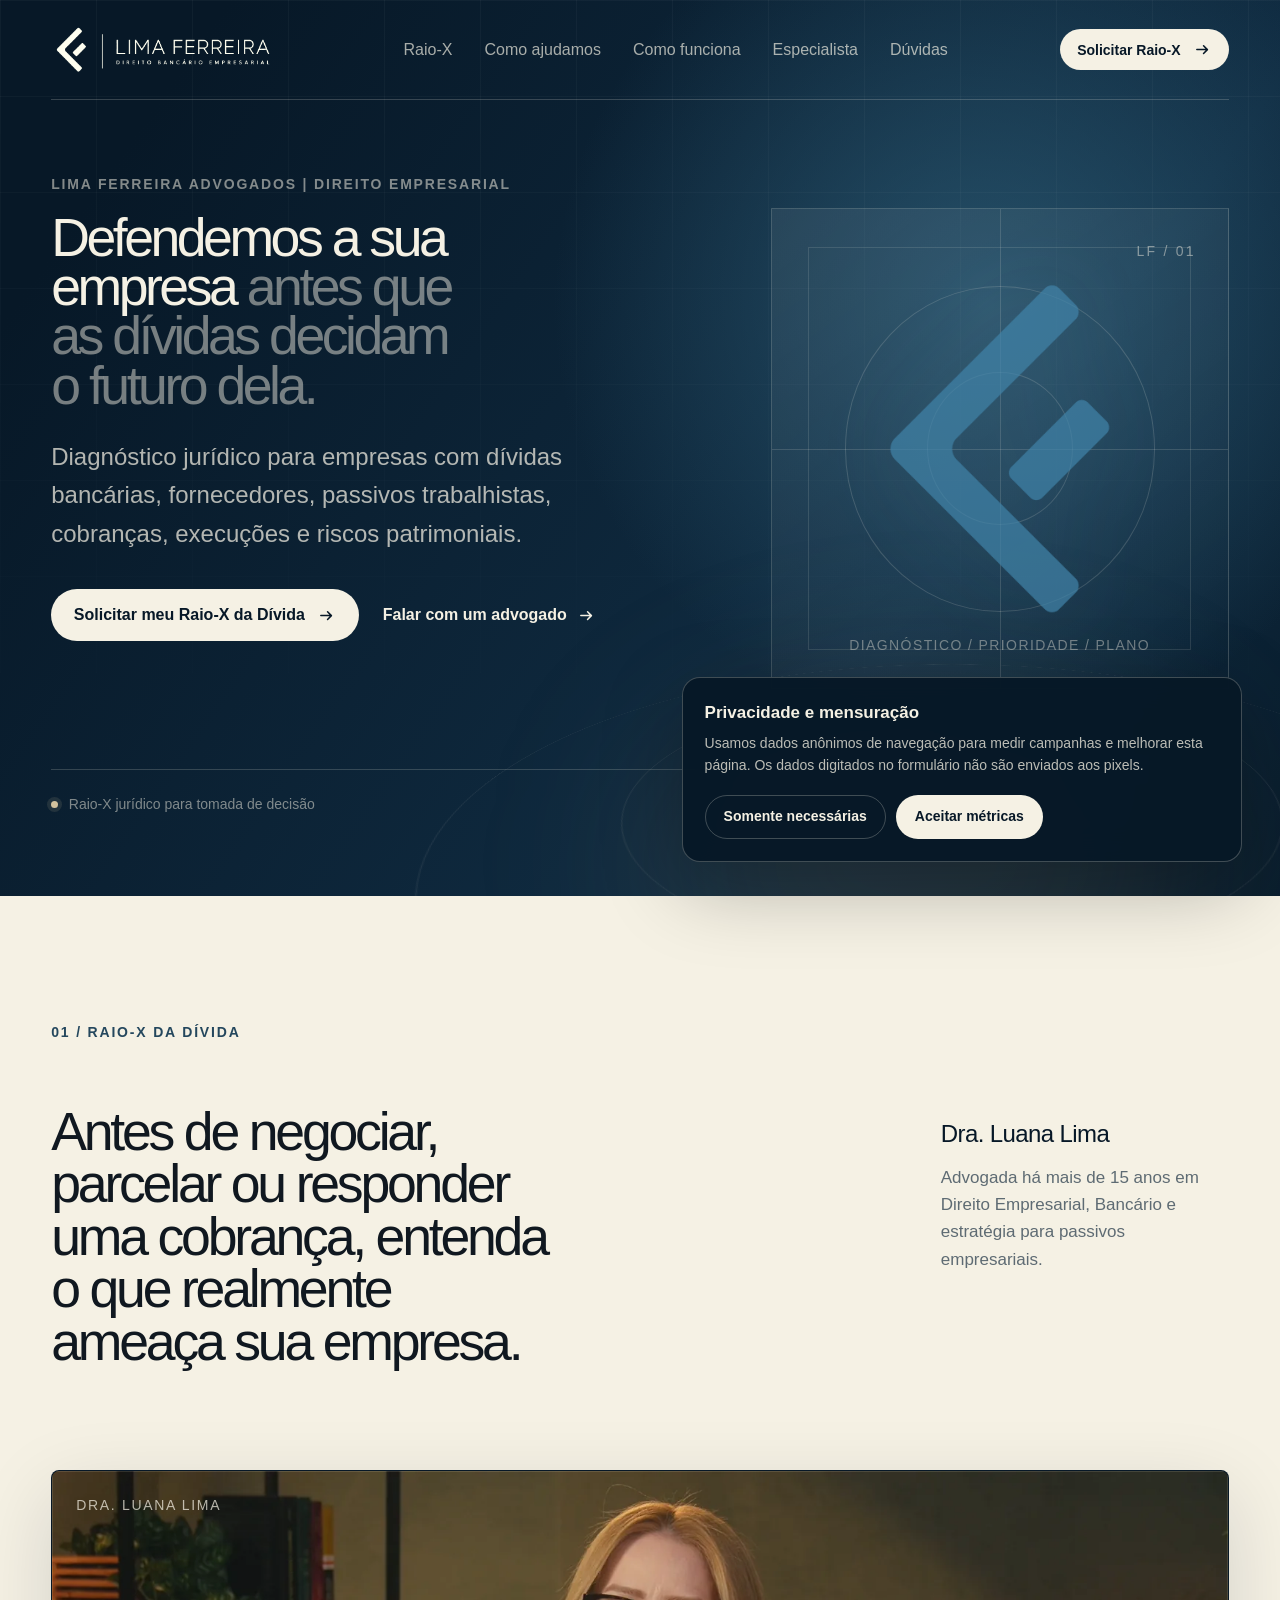
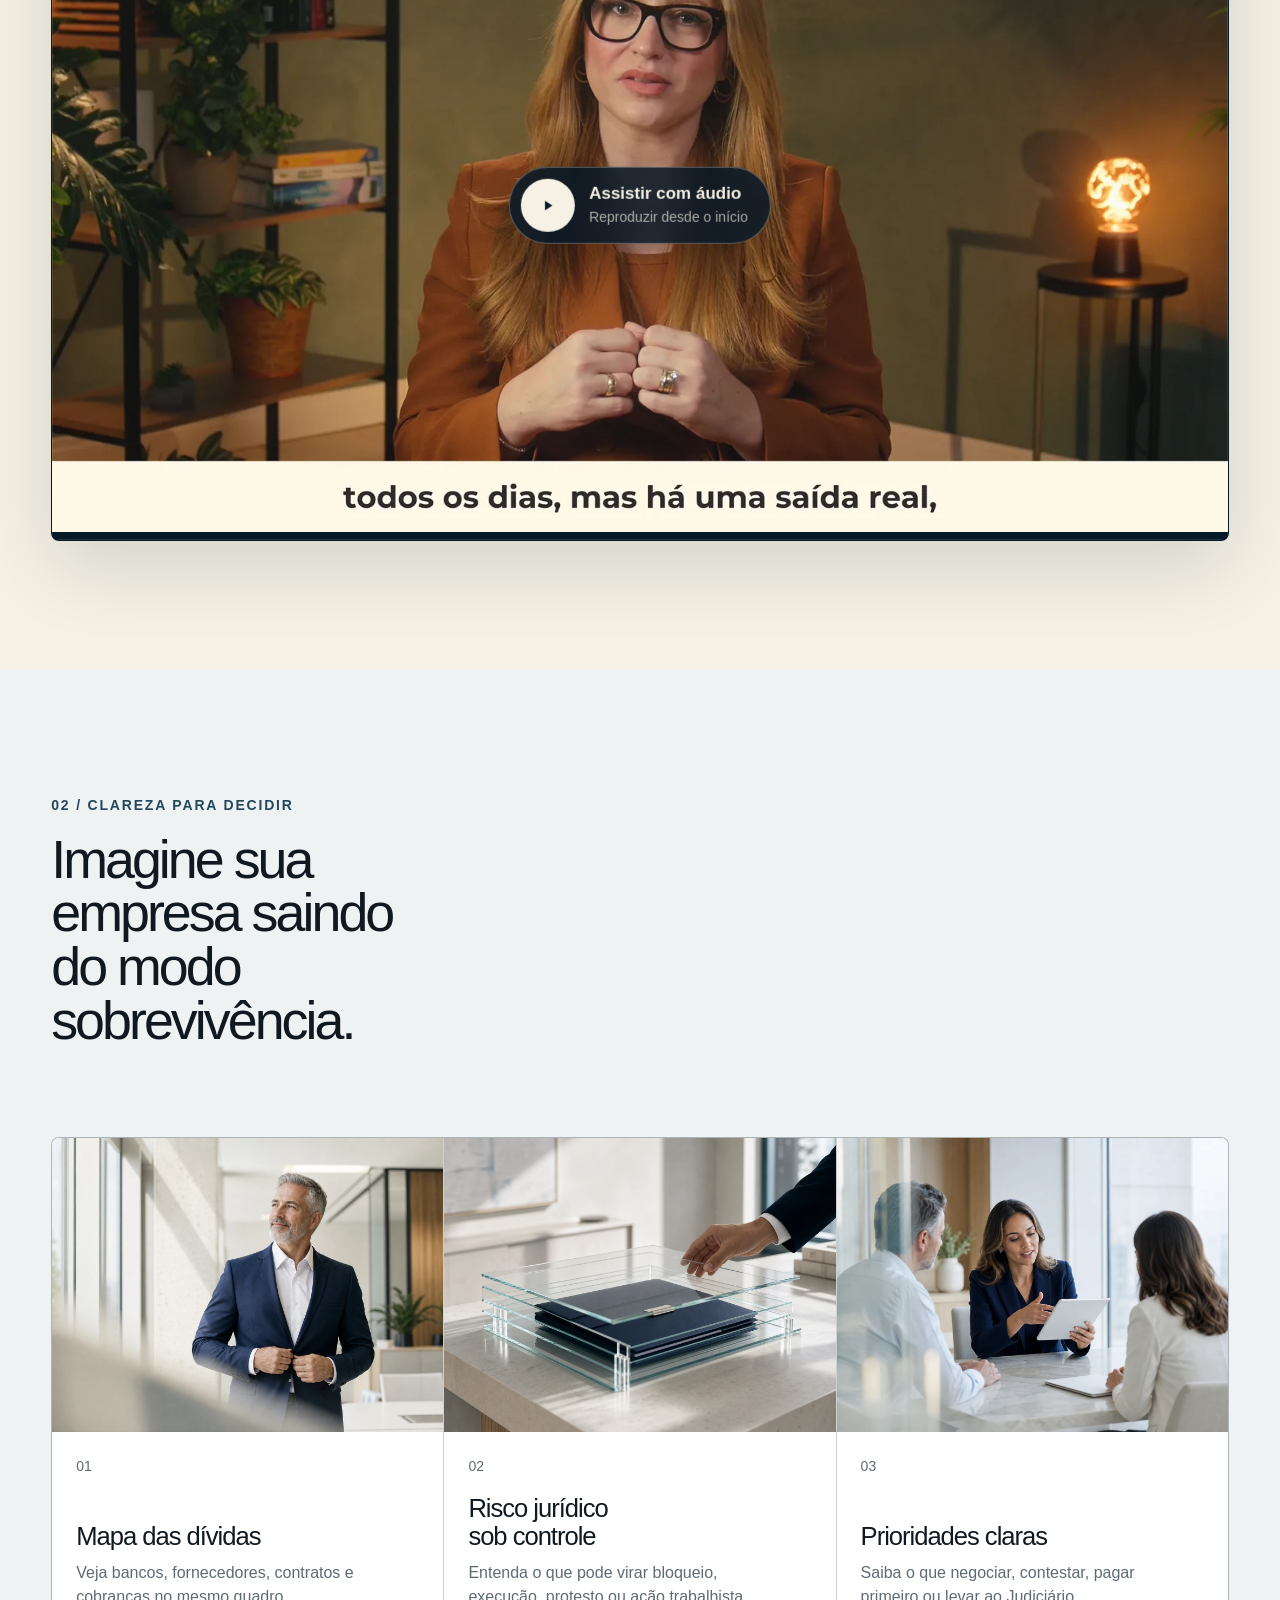
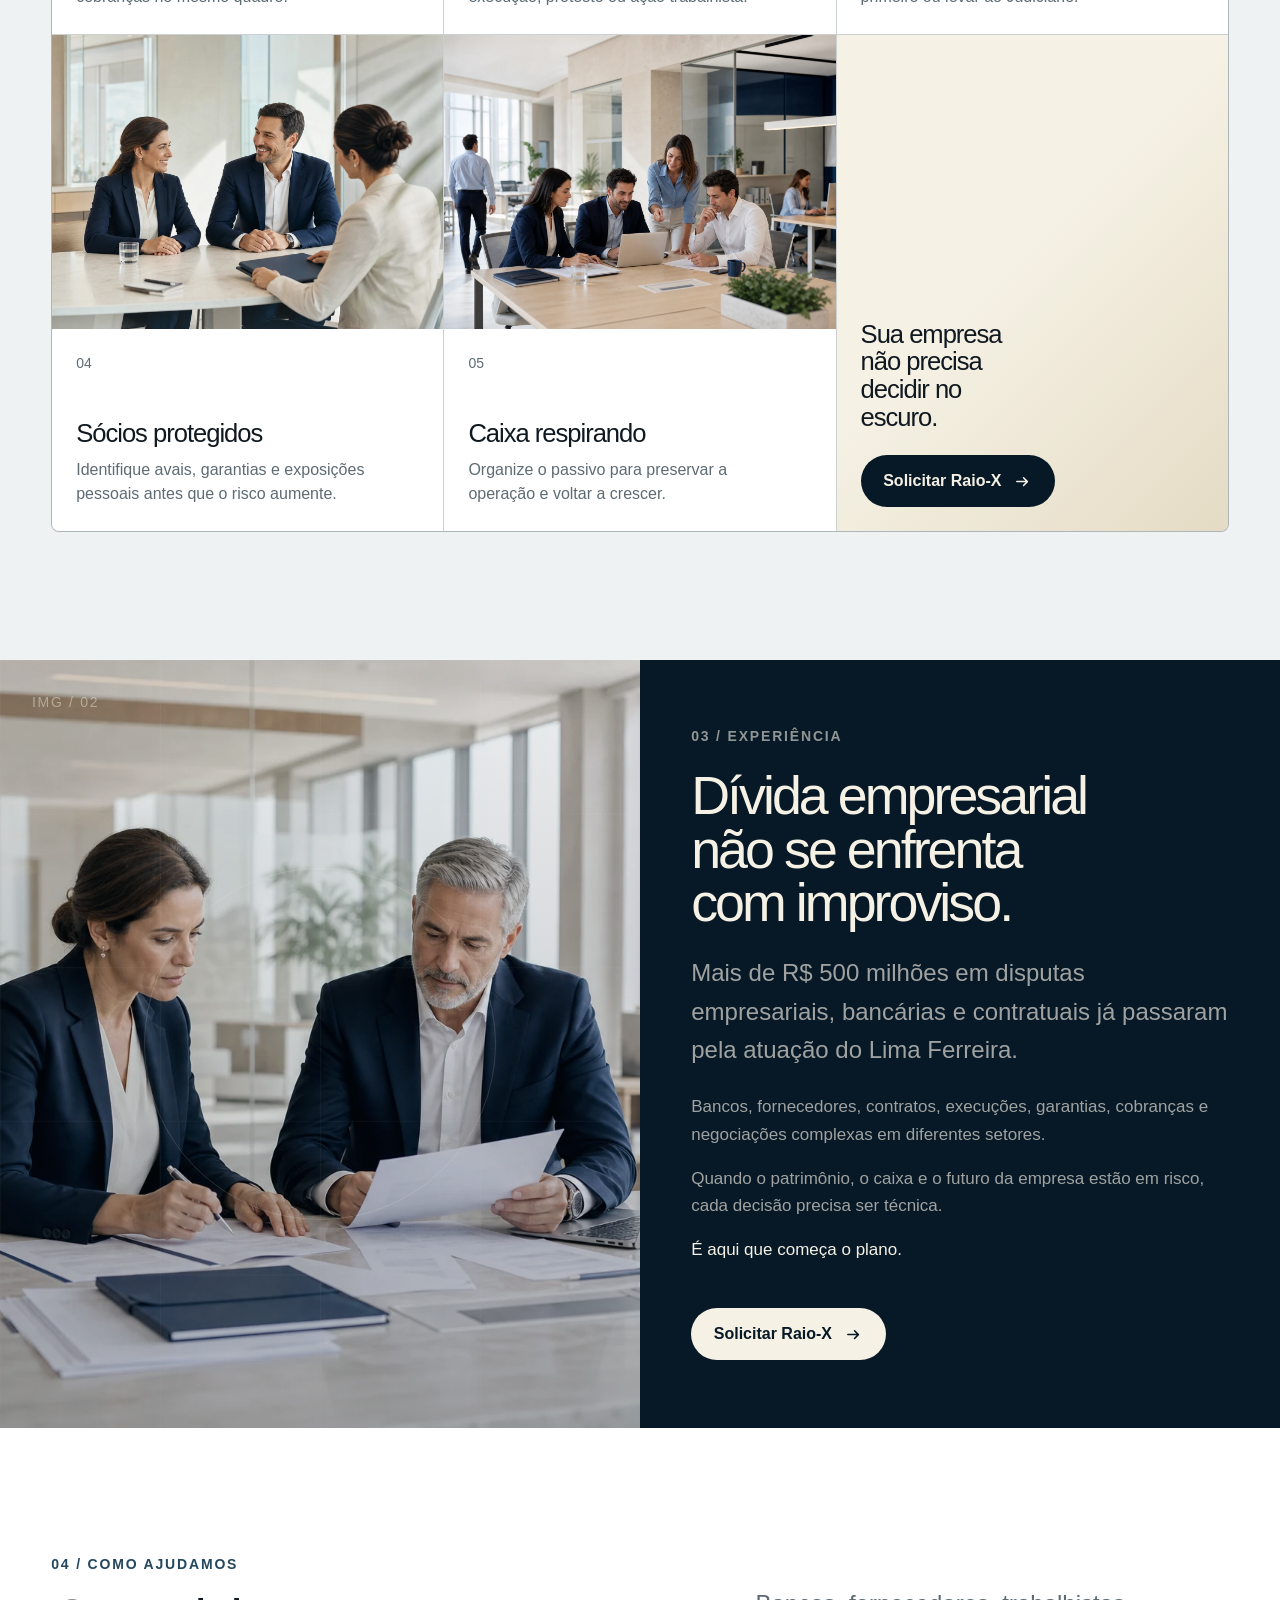
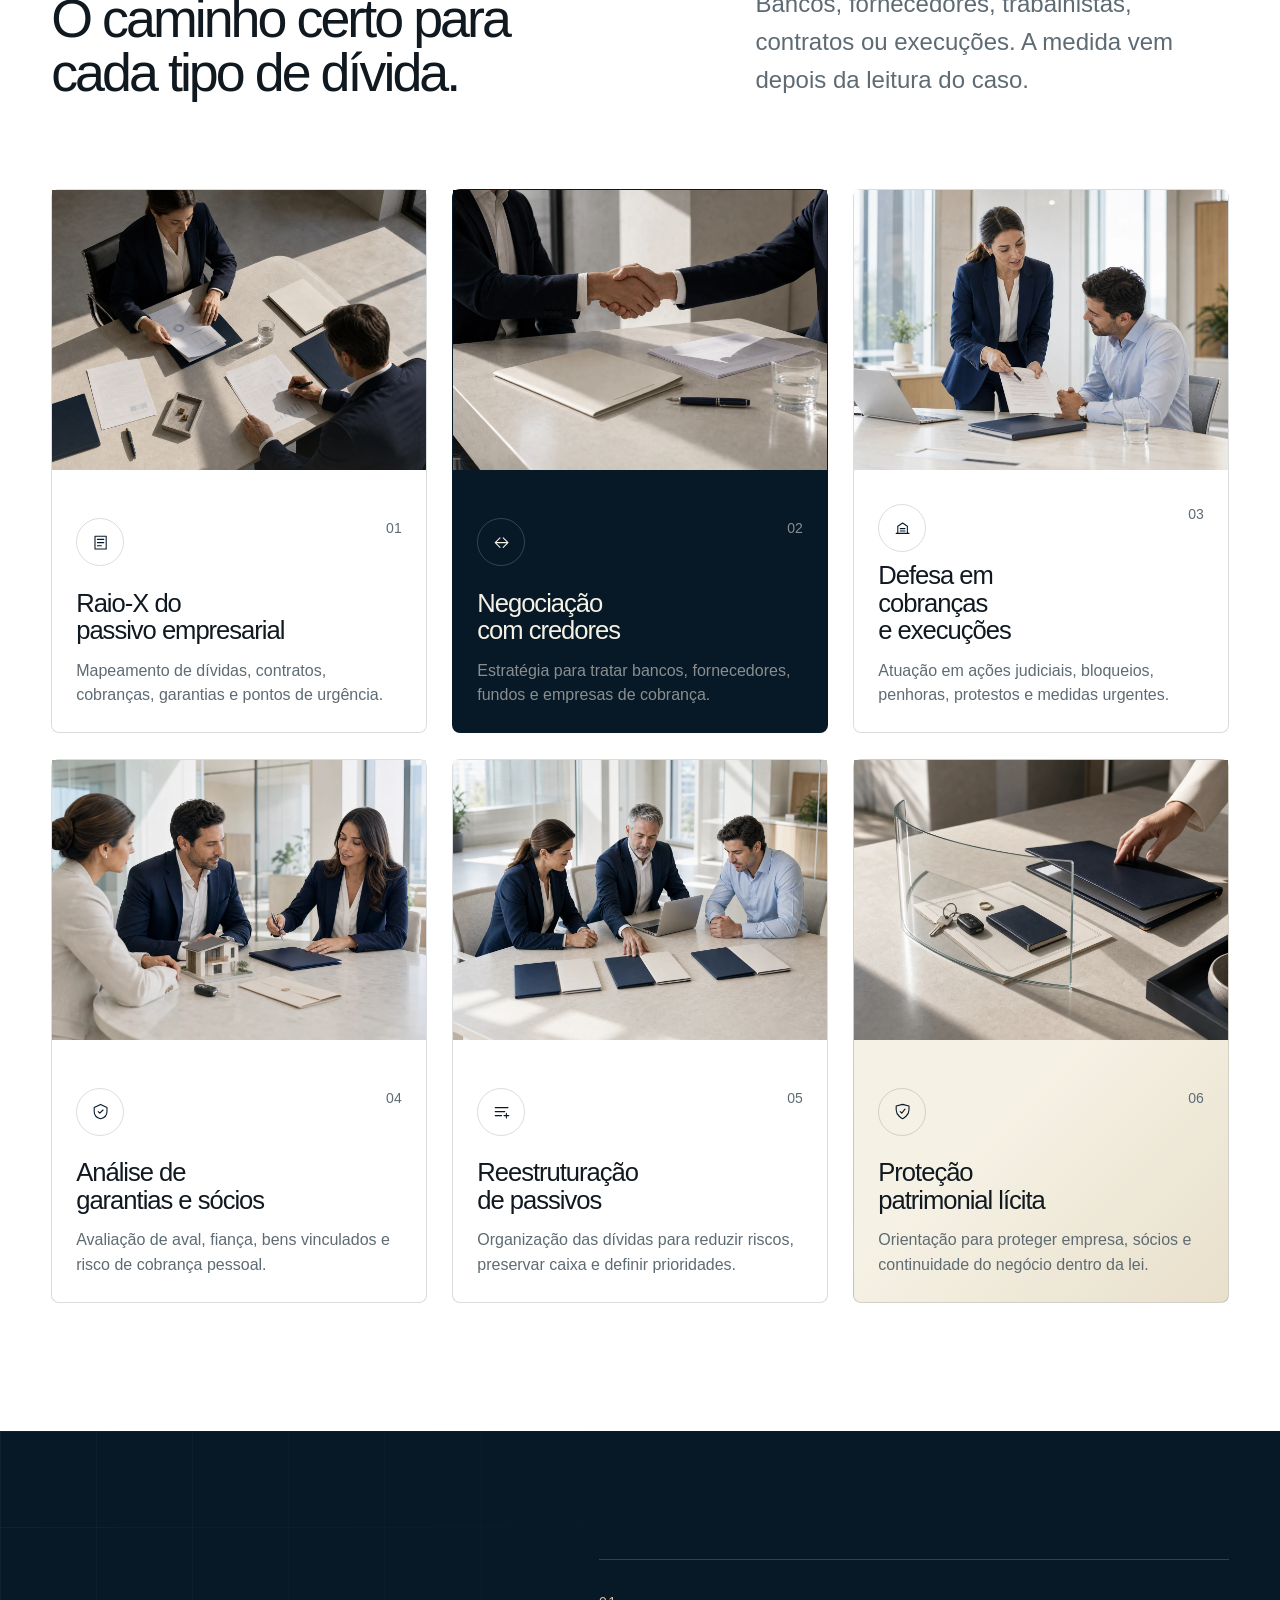
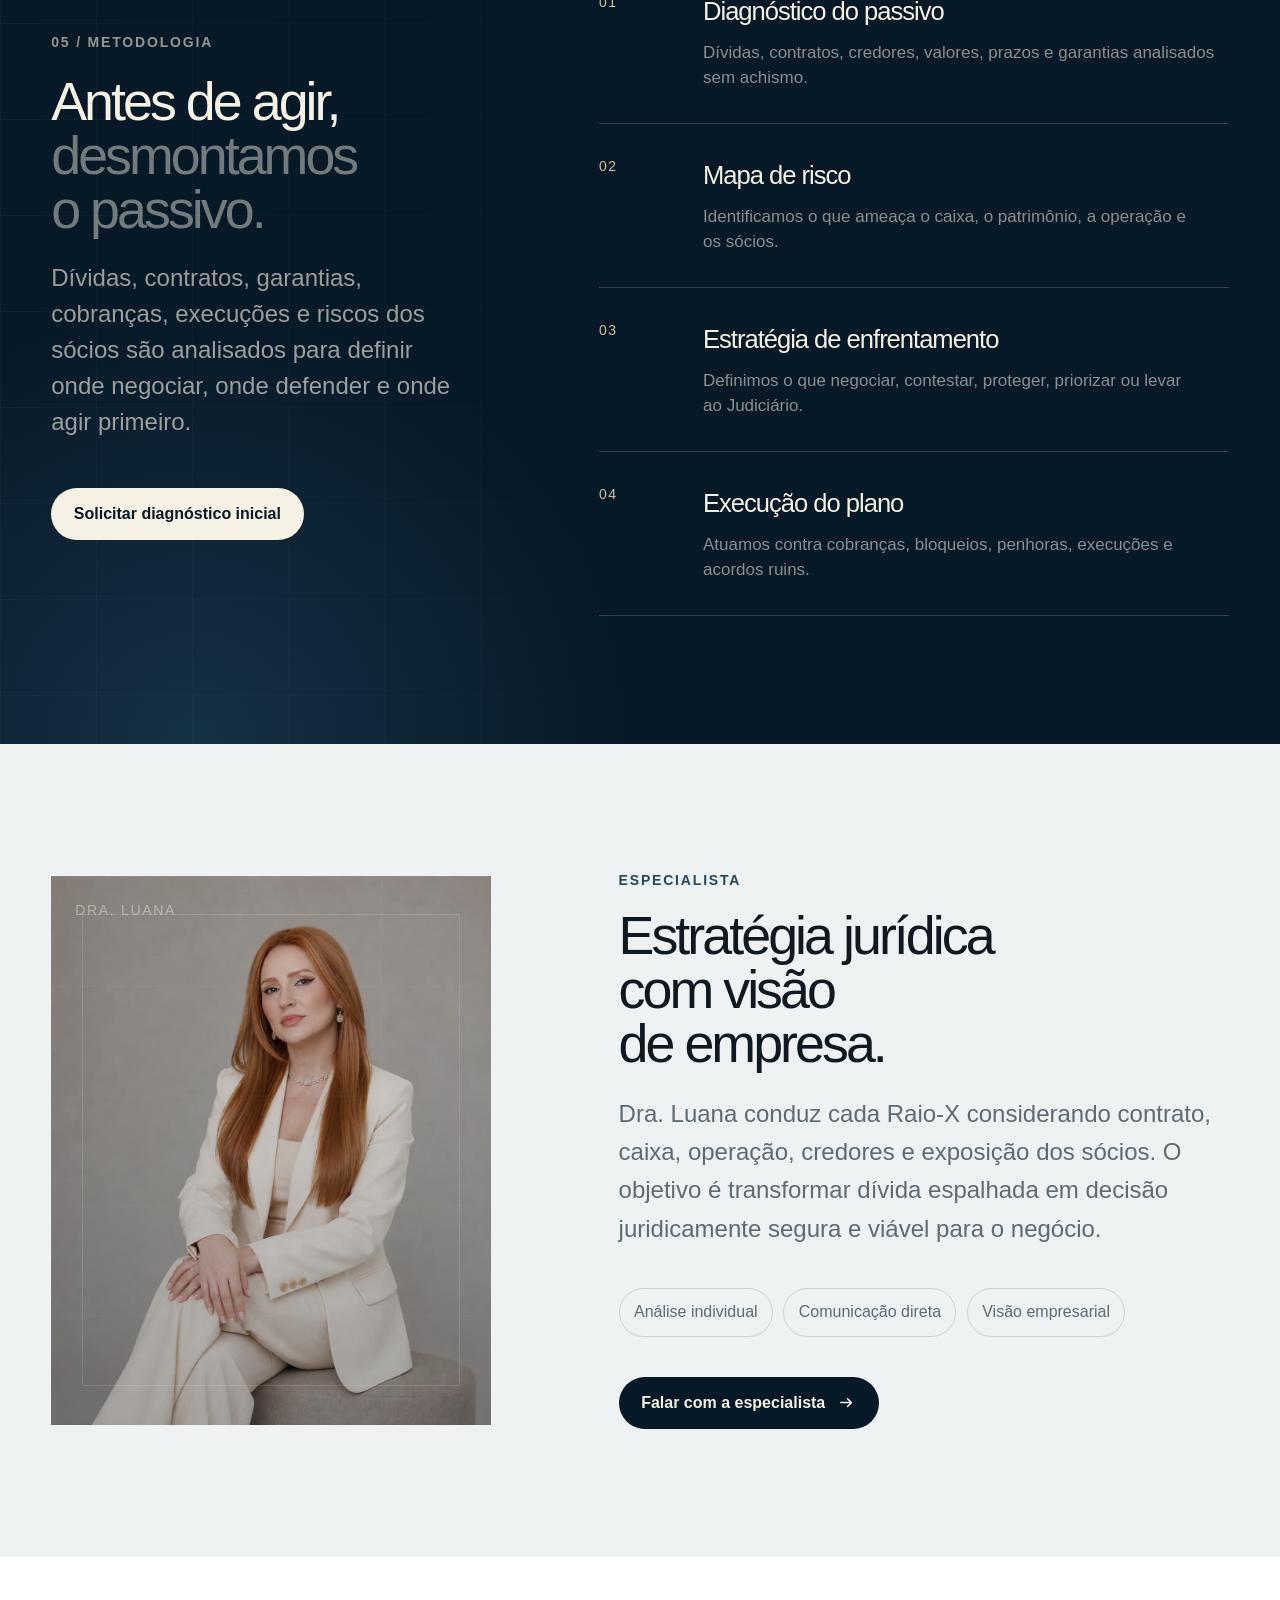
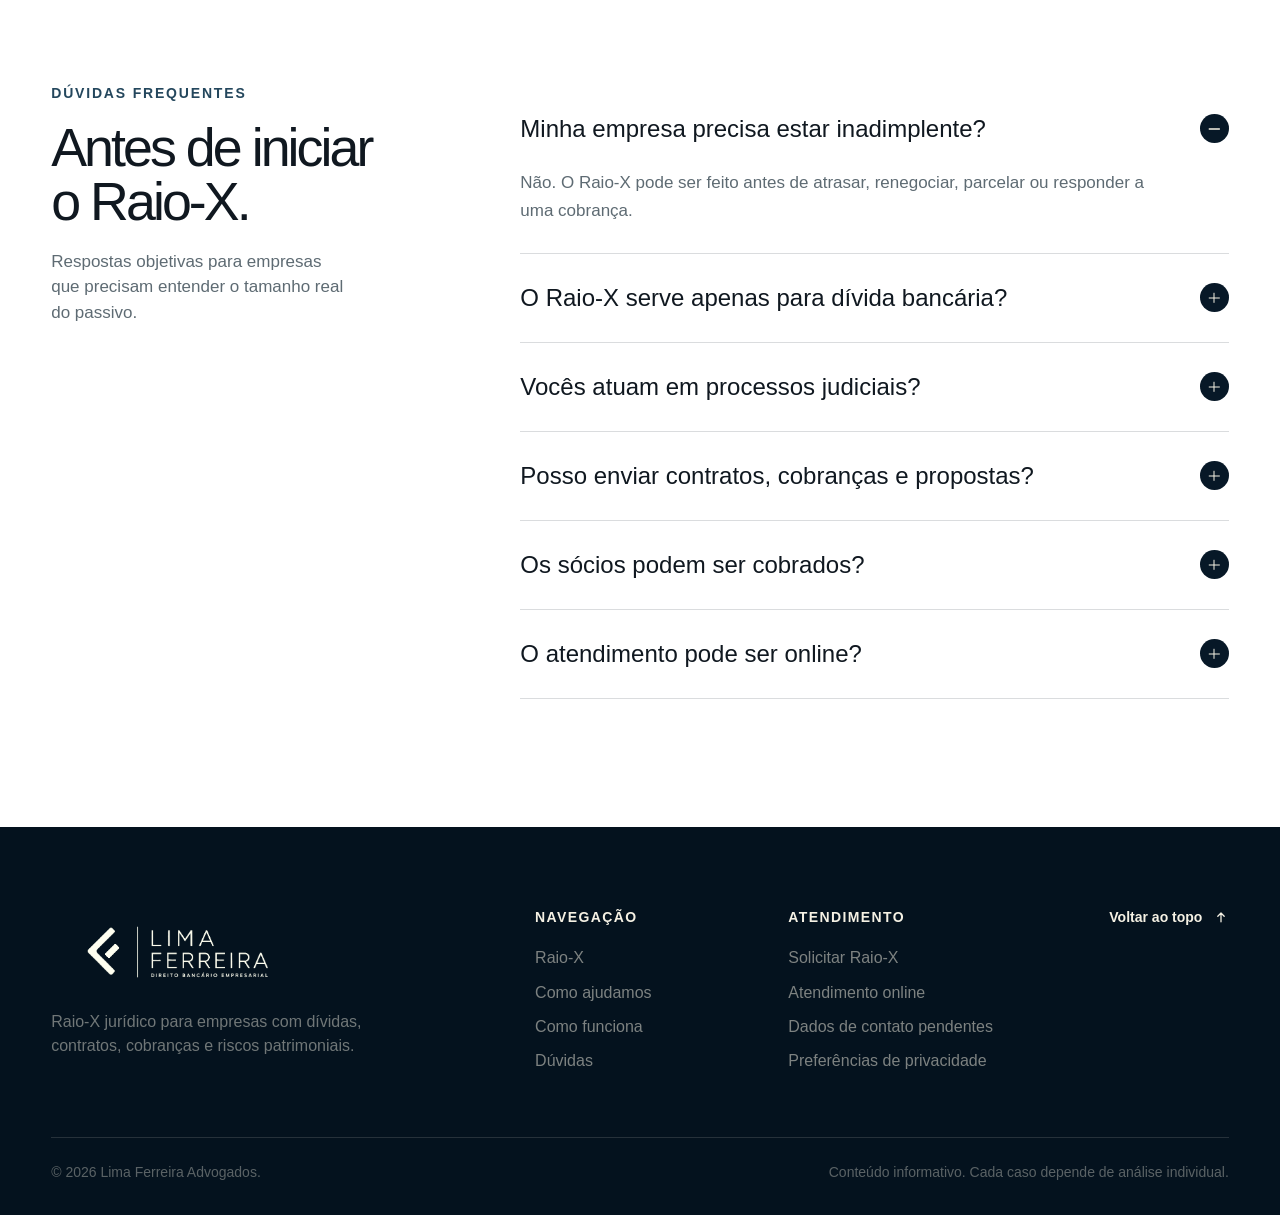
<file: index.html>
<!doctype html>
<html lang="pt-BR">
  <head>
    <meta charset="UTF-8" />
    <meta name="viewport" content="width=device-width, initial-scale=1.0" />
    <meta
      name="description"
      content="Raio-X jurídico da dívida empresarial para mapear passivos bancários, trabalhistas, fornecedores, cobranças e riscos patrimoniais."
    />
    <meta name="theme-color" content="#071827" />
    <title>Raio-X da Dívida Empresarial | Lima Ferreira Advogados</title>
    <link rel="icon" href="logos/lima_ferreira_bancario_compacta_ivory_sem_fundo.png" />
    <link rel="stylesheet" href="styles/tokens.css?v=20260612-mobile-type-system" />
    <link rel="stylesheet" href="styles/landing.css?v=20260626-thank-you-v1" />
    <link rel="stylesheet" href="styles/tracking.css?v=20260613-tracking-suite" />
    <script src="scripts/tracking-config.js?v=20260624-gtm-web"></script>
    <script src="scripts/tracking.js?v=20260626-thank-you-v1" defer></script>
    <script src="scripts/landing.js?v=20260626-thank-you-v1" defer></script>
  </head>

  <body>
    <a class="skip-link" href="#conteudo">Ir para o conteúdo</a>

    <header class="site-header" data-header>
      <div class="container header-inner">
        <a class="brand" href="#inicio" aria-label="Lima Ferreira - início">
          <img
            src="logos/lima_ferreira_bancario_horizontal_ivory_sem_fundo.png"
            alt="Lima Ferreira Direito Empresarial"
          />
        </a>

        <button
          class="menu-toggle"
          type="button"
          aria-expanded="false"
          aria-controls="primary-navigation"
        >
          <span></span>
          <span></span>
          <span></span>
          <span class="sr-only">Abrir navegação</span>
        </button>

        <nav id="primary-navigation" class="primary-navigation" aria-label="Navegação principal">
          <a href="#situacoes">Raio-X</a>
          <a href="#atuacao">Como ajudamos</a>
          <a href="#metodo">Como funciona</a>
          <a href="#especialista">Especialista</a>
          <a href="#faq">Dúvidas</a>
        </nav>

        <a class="button button--ivory button--small header-cta" href="#analise">
          Solicitar Raio-X
          <span class="button-icon" aria-hidden="true">
            <svg viewBox="0 0 20 20">
              <path d="M4 10h11M11 6l4 4-4 4" />
            </svg>
          </span>
        </a>
      </div>
    </header>

    <main id="conteudo">
      <section id="inicio" class="hero">
        <div class="hero-grid" aria-hidden="true"></div>
        <div class="hero-glow" aria-hidden="true"></div>

        <div class="container hero-layout">
          <div class="hero-copy">
            <div class="section-kicker section-kicker--light">
              <span>Lima Ferreira Advogados | Direito Empresarial</span>
            </div>

            <h1>
              Defendemos a sua empresa
              <span>antes que as dívidas decidam o futuro dela.</span>
            </h1>
            <p class="hero-description">
              Diagnóstico jurídico para empresas com dívidas bancárias, fornecedores, passivos
              trabalhistas, cobranças, execuções e riscos patrimoniais.
            </p>

            <div class="hero-actions">
              <a class="button button--ivory" href="#analise">
                Solicitar meu Raio-X da Dívida
                <span class="button-icon" aria-hidden="true">
                  <svg viewBox="0 0 20 20">
                    <path d="M4 10h11M11 6l4 4-4 4" />
                  </svg>
                </span>
              </a>
              <a class="text-link text-link--light" href="#especialista">
                Falar com um advogado
                <svg viewBox="0 0 20 20" aria-hidden="true">
                  <path d="M4 10h11M11 6l4 4-4 4" />
                </svg>
              </a>
            </div>
          </div>

          <div class="hero-visual" aria-label="Símbolo geométrico da Lima Ferreira">
            <div class="visual-index">LF / 01</div>
            <div class="visual-axis visual-axis--horizontal" aria-hidden="true"></div>
            <div class="visual-axis visual-axis--vertical" aria-hidden="true"></div>
            <div class="visual-arc visual-arc--large" aria-hidden="true"></div>
            <div class="visual-arc visual-arc--small" aria-hidden="true"></div>
            <img
              class="visual-logo-mark"
              src="logos/lima-ferreira-icone-azul.png"
              alt=""
              aria-hidden="true"
            />
            <p class="visual-caption">Diagnóstico / Prioridade / Plano</p>
          </div>
        </div>

        <div class="container hero-status">
          <div>
            <span class="status-dot"></span>
            <p>Raio-X jurídico para tomada de decisão</p>
          </div>
        </div>
      </section>

      <section id="conversa" class="section video-section" aria-labelledby="video-title">
        <div class="container video-intro">
          <p class="section-number">01 / Raio-X da Dívida</p>
          <h2 id="video-title">
            Antes de negociar, parcelar ou responder uma cobrança, entenda o que realmente ameaça
            sua empresa.
          </h2>
          <p class="video-intro__credential">
            <strong>Dra. Luana Lima</strong>
            <span>
              Advogada há mais de 15 anos em Direito Empresarial, Bancário e estratégia para
              passivos empresariais.
            </span>
          </p>
        </div>

        <div class="container video-frame">
          <video
            data-video-preview
            autoplay
            muted
            loop
            playsinline
            preload="metadata"
            poster="assets/editorial/images/dra-luana-video-poster.webp"
            aria-label="Apresentação da Dra. Luana sobre o Raio-X da Dívida Empresarial"
          >
            <source src="assets/editorial/dra-luana-apresentacao.m4v" type="video/x-m4v" />
            Seu navegador não oferece suporte à reprodução de vídeo.
          </video>
          <button
            class="video-frame__play"
            type="button"
            data-video-play
            aria-label="Assistir ao vídeo completo com áudio desde o início"
          >
            <span class="video-frame__play-icon" aria-hidden="true">
              <svg viewBox="0 0 24 24">
                <path d="M9 6.75v10.5L17.25 12 9 6.75Z" />
              </svg>
            </span>
            <span>
              <strong>Assistir com áudio</strong>
              <small>Reproduzir desde o início</small>
            </span>
          </button>
          <div class="video-frame__meta" aria-hidden="true">
            <span>DRA. LUANA LIMA</span>
          </div>
        </div>
      </section>

      <section id="situacoes" class="section pain-section">
        <div class="container">
          <div class="section-heading">
            <div>
              <p class="section-number">02 / Clareza para decidir</p>
              <h2>Imagine sua empresa saindo do modo sobrevivência.</h2>
            </div>
          </div>

          <div class="situation-grid">
            <article class="situation-card">
              <figure class="card-media">
                <img
                  src="assets/editorial/images/04-card-parcelas-caixa.webp?v=20260612-light-cards"
                  alt="Empresário confiante em um escritório claro após reorganizar sua dívida"
                  loading="lazy"
                />
              </figure>
              <span>01</span>
              <h3>Mapa das dívidas</h3>
              <p>Veja bancos, fornecedores, contratos e cobranças no mesmo quadro.</p>
            </article>

            <article class="situation-card">
              <figure class="card-media">
                <img
                  src="assets/editorial/images/05-card-proposta-complexa.webp?v=20260612-light-cards"
                  alt="Documentos empresariais protegidos por camadas de vidro"
                  loading="lazy"
                />
              </figure>
              <span>02</span>
              <h3>Risco jurídico sob controle</h3>
              <p>Entenda o que pode virar bloqueio, execução, protesto ou ação trabalhista.</p>
            </article>

            <article class="situation-card">
              <figure class="card-media">
                <img
                  src="assets/editorial/images/06-card-execucao.webp?v=20260612-light-cards"
                  alt="Advogada explica uma estratégia de dívida empresarial usando um tablet"
                  loading="lazy"
                />
              </figure>
              <span>03</span>
              <h3>Prioridades claras</h3>
              <p>Saiba o que negociar, contestar, pagar primeiro ou levar ao Judiciário.</p>
            </article>

            <article class="situation-card">
              <figure class="card-media">
                <img
                  src="assets/editorial/images/07-card-socios-expostos.webp?v=20260612-light-cards"
                  alt="Sócios satisfeitos após uma reunião de proteção patrimonial"
                  loading="lazy"
                />
              </figure>
              <span>04</span>
              <h3>Sócios protegidos</h3>
              <p>Identifique avais, garantias e exposições pessoais antes que o risco aumente.</p>
            </article>

            <article class="situation-card">
              <figure class="card-media">
                <img
                  src="assets/editorial/images/08-card-divida-crescimento.webp?v=20260612-light-cards"
                  alt="Equipe trabalha em um escritório claro com a operação organizada"
                  loading="lazy"
                />
              </figure>
              <span>05</span>
              <h3>Caixa respirando</h3>
              <p>Organize o passivo para preservar a operação e voltar a crescer.</p>
            </article>

            <article class="situation-cta">
              <p>Sua empresa não precisa decidir no escuro.</p>
              <a class="button button--primary" href="#analise">
                Solicitar Raio-X
                <span class="button-icon" aria-hidden="true">
                  <svg viewBox="0 0 20 20">
                    <path d="M4 10h11M11 6l4 4-4 4" />
                  </svg>
                </span>
              </a>
            </article>
          </div>
        </div>
      </section>

      <section class="belief-section">
        <div class="belief-visual">
          <img
            src="assets/editorial/images/02-editorial-proposta-banco.webp?v=20260613-light-services"
            alt="Advogados experientes analisam juntos documentos de um caso empresarial"
            loading="lazy"
          />
          <div class="belief-visual__grid" aria-hidden="true"></div>
          <span>IMG / 02</span>
        </div>

        <div class="belief-content">
          <div class="belief-content__inner">
            <p class="section-number section-number--light">03 / Experiência</p>
            <h2>Dívida empresarial não se enfrenta com improviso.</h2>
            <p class="body-large">
              Mais de R$ 500 milhões em disputas empresariais, bancárias e contratuais já passaram
              pela atuação do Lima Ferreira.
            </p>
            <p>
              Bancos, fornecedores, contratos, execuções, garantias, cobranças e negociações
              complexas em diferentes setores.
            </p>
            <p>
              Quando o patrimônio, o caixa e o futuro da empresa estão em risco, cada decisão
              precisa ser técnica.
            </p>
            <p><strong>É aqui que começa o plano.</strong></p>
            <a class="button button--ivory" href="#analise">
              Solicitar Raio-X
              <span class="button-icon" aria-hidden="true">
                <svg viewBox="0 0 20 20">
                  <path d="M4 10h11M11 6l4 4-4 4" />
                </svg>
              </span>
            </a>
          </div>
        </div>
      </section>

      <section id="atuacao" class="section services-section">
        <div class="container">
          <div class="section-heading">
            <div>
              <p class="section-number">04 / Como ajudamos</p>
              <h2>O caminho certo para cada tipo de dívida.</h2>
            </div>
            <p class="section-intro">
              Bancos, fornecedores, trabalhistas, contratos ou execuções. A medida vem depois da
              leitura do caso.
            </p>
          </div>

          <div class="services-grid">
            <article class="service-card">
              <figure class="card-media">
                <img
                  src="assets/editorial/images/15-equipe-analise.webp"
                  alt="Equipe jurídica analisando documentos financeiros em uma mesa de reunião"
                  loading="lazy"
                />
              </figure>
              <div class="service-card__top">
                <span class="service-card__icon" aria-hidden="true">
                  <svg viewBox="0 0 24 24">
                    <path d="M5 4h14v16H5zM8 8h8M8 12h8M8 16h5" />
                  </svg>
                </span>
                <span>01</span>
              </div>
              <div>
                <h3>Raio-X do passivo empresarial</h3>
                <p>Mapeamento de dívidas, contratos, cobranças, garantias e pontos de urgência.</p>
              </div>
            </article>

            <article class="service-card service-card--featured">
              <figure class="card-media">
                <img
                  src="assets/editorial/images/16-acordo-negociacao.webp"
                  alt="Aperto de mãos após uma negociação empresarial"
                  loading="lazy"
                />
              </figure>
              <div class="service-card__top">
                <span class="service-card__icon" aria-hidden="true">
                  <svg viewBox="0 0 24 24">
                    <path d="M4 12h16M14 6l6 6-6 6M10 18l-6-6 6-6" />
                  </svg>
                </span>
                <span>02</span>
              </div>
              <div>
                <h3>Negociação com credores</h3>
                <p>Estratégia para tratar bancos, fornecedores, fundos e empresas de cobrança.</p>
              </div>
            </article>

            <article class="service-card">
              <figure class="card-media">
                <img
                  src="assets/editorial/images/11-servico-defesa-execucoes.webp?v=20260613-light-services"
                  alt="Advogada orienta empresário sobre uma resposta jurídica já preparada"
                  loading="lazy"
                />
              </figure>
              <div class="service-card__top">
                <span class="service-card__icon" aria-hidden="true">
                  <svg viewBox="0 0 24 24">
                    <path d="M4 18h16M6 18V9l6-4 6 4v9M9 12h6M9 15h6" />
                  </svg>
                </span>
                <span>03</span>
              </div>
              <div>
                <h3>Defesa em cobranças e execuções</h3>
                <p>Atuação em ações judiciais, bloqueios, penhoras, protestos e medidas urgentes.</p>
              </div>
            </article>

            <article class="service-card">
              <figure class="card-media">
                <img
                  src="assets/editorial/images/12-servico-garantias-socios.webp?v=20260613-light-services"
                  alt="Advogada e sócios analisam bens e garantias vinculados aos contratos"
                  loading="lazy"
                />
              </figure>
              <div class="service-card__top">
                <span class="service-card__icon" aria-hidden="true">
                  <svg viewBox="0 0 24 24">
                    <path d="M12 3 4 7v5c0 5 3.4 8 8 9 4.6-1 8-4 8-9V7l-8-4ZM9 12l2 2 4-4" />
                  </svg>
                </span>
                <span>04</span>
              </div>
              <div>
                <h3>Análise de garantias e sócios</h3>
                <p>Avaliação de aval, fiança, bens vinculados e risco de cobrança pessoal.</p>
              </div>
            </article>

            <article class="service-card">
              <figure class="card-media">
                <img
                  src="assets/editorial/images/13-servico-reestruturacao.webp?v=20260613-light-services"
                  alt="Equipe organiza documentos em grupos para definir prioridades financeiras"
                  loading="lazy"
                />
              </figure>
              <div class="service-card__top">
                <span class="service-card__icon" aria-hidden="true">
                  <svg viewBox="0 0 24 24">
                    <path d="M4 7h16M4 12h12M4 17h8M18 14v6M15 17h6" />
                  </svg>
                </span>
                <span>05</span>
              </div>
              <div>
                <h3>Reestruturação de passivos</h3>
                <p>Organização das dívidas para reduzir riscos, preservar caixa e definir prioridades.</p>
              </div>
            </article>

            <article class="service-card service-card--ivory">
              <figure class="card-media">
                <img
                  src="assets/editorial/images/17-protecao-patrimonial.webp"
                  alt="Documentos e bens organizados atrás de uma camada de vidro protetora"
                  loading="lazy"
                />
              </figure>
              <div class="service-card__top">
                <span class="service-card__icon" aria-hidden="true">
                  <svg viewBox="0 0 24 24">
                    <path d="M12 21s8-4 8-11V5l-8-2-8 2v5c0 7 8 11 8 11ZM9 12l2 2 4-5" />
                  </svg>
                </span>
                <span>06</span>
              </div>
              <div>
                <h3>Proteção patrimonial lícita</h3>
                <p>Orientação para proteger empresa, sócios e continuidade do negócio dentro da lei.</p>
              </div>
            </article>
          </div>
        </div>
      </section>

      <section id="metodo" class="section method-section">
        <div class="container method-layout">
          <div class="method-intro">
            <p class="section-number section-number--light">05 / Metodologia</p>
            <h2>Antes de agir, <span>desmontamos o passivo.</span></h2>
            <p>
              Dívidas, contratos, garantias, cobranças, execuções e riscos dos sócios são analisados
              para definir onde negociar, onde defender e onde agir primeiro.
            </p>
            <a class="button button--ivory" href="#analise">Solicitar diagnóstico inicial</a>
          </div>

          <ol class="method-steps">
            <li>
              <span>01</span>
              <div>
                <h3>Diagnóstico do passivo</h3>
                <p>Dívidas, contratos, credores, valores, prazos e garantias analisados sem achismo.</p>
              </div>
            </li>
            <li>
              <span>02</span>
              <div>
                <h3>Mapa de risco</h3>
                <p>Identificamos o que ameaça o caixa, o patrimônio, a operação e os sócios.</p>
              </div>
            </li>
            <li>
              <span>03</span>
              <div>
                <h3>Estratégia de enfrentamento</h3>
                <p>Definimos o que negociar, contestar, proteger, priorizar ou levar ao Judiciário.</p>
              </div>
            </li>
            <li>
              <span>04</span>
              <div>
                <h3>Execução do plano</h3>
                <p>Atuamos contra cobranças, bloqueios, penhoras, execuções e acordos ruins.</p>
              </div>
            </li>
          </ol>
        </div>
      </section>

      <section id="especialista" class="section specialist-section">
        <div class="container specialist-layout">
          <div class="specialist-portrait">
            <img
              src="assets/editorial/images/03-dra-luana-sentada.webp"
              alt="Dra. Luana em retrato profissional sentada"
              loading="lazy"
            />
            <div class="specialist-portrait__grid" aria-hidden="true"></div>
            <span>DRA. LUANA</span>
          </div>

          <div class="specialist-copy">
            <p class="section-number">Especialista</p>
            <h2>Estratégia jurídica com visão de empresa.</h2>
            <p class="body-large">
              Dra. Luana conduz cada Raio-X considerando contrato, caixa, operação, credores e
              exposição dos sócios. O objetivo é transformar dívida espalhada em decisão
              juridicamente segura e viável para o negócio.
            </p>

            <div class="specialist-principles" aria-label="Princípios do atendimento">
              <span>Análise individual</span>
              <span>Comunicação direta</span>
              <span>Visão empresarial</span>
            </div>

            <a class="button button--primary" href="#analise">
              Falar com a especialista
              <span class="button-icon" aria-hidden="true">
                <svg viewBox="0 0 20 20">
                  <path d="M4 10h11M11 6l4 4-4 4" />
                </svg>
              </span>
            </a>
          </div>
        </div>
      </section>

      <section id="faq" class="section faq-section">
        <div class="container faq-layout">
          <div class="faq-intro">
            <p class="section-number">Dúvidas frequentes</p>
            <h2>Antes de iniciar o Raio-X.</h2>
            <p>Respostas objetivas para empresas que precisam entender o tamanho real do passivo.</p>
          </div>

          <div class="accordion">
            <details open>
              <summary>
                <span>Minha empresa precisa estar inadimplente?</span>
                <i aria-hidden="true"></i>
              </summary>
              <p>
                Não. O Raio-X pode ser feito antes de atrasar, renegociar, parcelar ou responder a
                uma cobrança.
              </p>
            </details>
            <details>
              <summary>
                <span>O Raio-X serve apenas para dívida bancária?</span>
                <i aria-hidden="true"></i>
              </summary>
              <p>
                Não. Ele pode envolver bancos, fornecedores, contratos, passivos trabalhistas,
                cobranças judiciais, garantias e risco patrimonial.
              </p>
            </details>
            <details>
              <summary>
                <span>Vocês atuam em processos judiciais?</span>
                <i aria-hidden="true"></i>
              </summary>
              <p>Sim. A atuação pode ser extrajudicial ou judicial.</p>
            </details>
            <details>
              <summary>
                <span>Posso enviar contratos, cobranças e propostas?</span>
                <i aria-hidden="true"></i>
              </summary>
              <p>
                Sim. Esses documentos ajudam a equipe a identificar riscos, prioridades e caminhos
                possíveis.
              </p>
            </details>
            <details>
              <summary>
                <span>Os sócios podem ser cobrados?</span>
                <i aria-hidden="true"></i>
              </summary>
              <p>
                Depende das garantias assinadas, como aval, fiança ou bens vinculados.
              </p>
            </details>
            <details>
              <summary>
                <span>O atendimento pode ser online?</span>
                <i aria-hidden="true"></i>
              </summary>
              <p>Sim, mediante envio dos documentos necessários.</p>
            </details>
          </div>
        </div>
      </section>

      <div id="analise" class="analysis-modal" data-analysis-modal hidden>
        <div class="analysis-modal__backdrop" data-analysis-close></div>
        <div
          class="analysis-modal__dialog"
          role="dialog"
          aria-modal="true"
          aria-labelledby="analysis-modal-title"
          aria-describedby="analysis-modal-description"
          tabindex="-1"
          data-analysis-dialog
        >
          <div class="analysis-modal__intro">
            <button
              class="analysis-modal__close"
              type="button"
              aria-label="Fechar formulário"
              data-analysis-close
            >
              <svg viewBox="0 0 20 20" aria-hidden="true">
                <path d="M5 5l10 10M15 5 5 15" />
              </svg>
            </button>

            <p class="section-number section-number--light">Análise inicial</p>
            <h2 id="analysis-modal-title">Raio-X inicial da sua dívida empresarial.</h2>
            <p id="analysis-modal-description" class="body-large">
              Responda em poucos passos. A equipe identifica dívidas, documentos e riscos que
              precisam ser avaliados para definir o melhor caminho.
            </p>

            <div class="analysis-modal__assurance">
              <span class="analysis-modal__assurance-icon" aria-hidden="true">
                <svg viewBox="0 0 24 24">
                  <path d="M12 3 4 7v5c0 5 3.4 8 8 9 4.6-1 8-4 8-9V7l-8-4ZM9 12l2 2 4-4" />
                </svg>
              </span>
              <p>Dados usados apenas para avaliação inicial e contato da equipe.</p>
            </div>

            <div class="analysis-modal__badges" aria-label="Características do formulário">
              <span>2 min</span>
              <span>Sem compromisso</span>
              <span>Atendimento online</span>
            </div>
          </div>

          <div class="analysis-modal__body" data-analysis-modal-body>
            <div class="form-shell">
            <div class="form-progress" aria-label="Progresso do formulário">
              <div class="form-progress__bar" aria-hidden="true">
                <span data-progress-bar></span>
              </div>
              <div class="form-progress__meta">
                <p>
                  Pergunta <strong data-progress-current>01</strong> de
                  <span data-progress-total>12</span>
                </p>
                <span data-progress-section>Situação</span>
              </div>
            </div>

            <form id="analysis-form" novalidate>
              <div
                class="form-question is-active"
                data-form-question
                data-question-section="Situação"
              >
                <div class="form-step__heading">
                  <p>Primeiro, vamos entender o cenário</p>
                  <h3 id="question-debt" tabindex="-1">
                    Qual é o valor aproximado das dívidas da empresa?
                  </h3>
                  <span>Não precisa ser um número exato.</span>
                </div>

                <fieldset class="option-group" aria-labelledby="question-debt">
                  <legend class="sr-only">Valor aproximado das dívidas da empresa</legend>
                  <div class="option-grid option-grid--two">
                    <label class="option-card">
                      <input type="radio" name="debt_amount" value="Até R$ 50 mil" required />
                      <span>Até R$ 50 mil</span>
                    </label>
                    <label class="option-card">
                      <input type="radio" name="debt_amount" value="R$ 50 mil a R$ 100 mil" />
                      <span>R$ 50 mil a R$ 100 mil</span>
                    </label>
                    <label class="option-card">
                      <input type="radio" name="debt_amount" value="R$ 100 mil a R$ 300 mil" />
                      <span>R$ 100 mil a R$ 300 mil</span>
                    </label>
                    <label class="option-card">
                      <input type="radio" name="debt_amount" value="R$ 300 mil a R$ 500 mil" />
                      <span>R$ 300 mil a R$ 500 mil</span>
                    </label>
                    <label class="option-card">
                      <input type="radio" name="debt_amount" value="Acima de R$ 500 mil" />
                      <span>Acima de R$ 500 mil</span>
                    </label>
                    <label class="option-card">
                      <input type="radio" name="debt_amount" value="Não sei informar" />
                      <span>Não sei informar</span>
                    </label>
                  </div>
                </fieldset>
              </div>

              <div
                class="form-question"
                data-form-question
                data-question-section="Situação"
                hidden
              >
                <div class="form-step__heading">
                  <p>Origem da dívida</p>
                  <h3 id="question-debt-type" tabindex="-1">Qual dívida mais preocupa hoje?</h3>
                  <span>Marque a frente que parece mais urgente neste momento.</span>
                </div>

                <fieldset class="option-group" aria-labelledby="question-debt-type">
                  <legend class="sr-only">Tipo de dívida que mais preocupa</legend>
                  <div class="option-grid option-grid--two">
                    <label class="option-card">
                      <input type="radio" name="debt_type" value="Banco ou instituição financeira" required />
                      <span>Banco ou instituição financeira</span>
                    </label>
                    <label class="option-card">
                      <input type="radio" name="debt_type" value="Fornecedor ou parceiro comercial" />
                      <span>Fornecedor ou parceiro comercial</span>
                    </label>
                    <label class="option-card">
                      <input type="radio" name="debt_type" value="Trabalhista" />
                      <span>Trabalhista</span>
                    </label>
                    <label class="option-card">
                      <input type="radio" name="debt_type" value="Impostos ou obrigações fiscais" />
                      <span>Impostos ou obrigações fiscais</span>
                    </label>
                    <label class="option-card">
                      <input type="radio" name="debt_type" value="Execução ou cobrança judicial" />
                      <span>Execução ou cobrança judicial</span>
                    </label>
                    <label class="option-card">
                      <input type="radio" name="debt_type" value="Mais de uma frente" />
                      <span>Mais de uma frente</span>
                    </label>
                  </div>
                </fieldset>
              </div>

              <div
                class="form-question"
                data-form-question
                data-question-section="Situação"
                hidden
              >
                <div class="form-step__heading">
                  <p>Situação atual</p>
                  <h3 id="question-lawsuit" tabindex="-1">Já existe algum processo judicial?</h3>
                  <span>Considere cobranças, execuções, ações trabalhistas ou outros processos.</span>
                </div>

                <fieldset class="option-group" aria-labelledby="question-lawsuit">
                  <legend class="sr-only">Existe processo judicial?</legend>
                  <div class="option-grid">
                    <label class="option-card">
                      <input type="radio" name="lawsuit" value="Sim" required />
                      <span>Sim</span>
                    </label>
                    <label class="option-card">
                      <input type="radio" name="lawsuit" value="Não" />
                      <span>Não</span>
                    </label>
                    <label class="option-card">
                      <input type="radio" name="lawsuit" value="Não sei" />
                      <span>Não sei</span>
                    </label>
                  </div>
                </fieldset>
              </div>

              <div
                class="form-question"
                data-form-question
                data-question-section="Situação"
                hidden
              >
                <div class="form-step__heading">
                  <p>Risco imediato</p>
                  <h3 id="question-block" tabindex="-1">
                    Existe bloqueio, penhora ou risco imediato?
                  </h3>
                  <span>Essa informação ajuda a equipe a identificar a urgência do caso.</span>
                </div>

                <fieldset class="option-group" aria-labelledby="question-block">
                  <legend class="sr-only">Existe bloqueio ou penhora?</legend>
                  <div class="option-grid">
                    <label class="option-card">
                      <input type="radio" name="asset_block" value="Sim" required />
                      <span>Sim</span>
                    </label>
                    <label class="option-card">
                      <input type="radio" name="asset_block" value="Não" />
                      <span>Não</span>
                    </label>
                    <label class="option-card">
                      <input type="radio" name="asset_block" value="Existe risco" />
                      <span>Existe risco</span>
                    </label>
                    <label class="option-card">
                      <input type="radio" name="asset_block" value="Não sei" />
                      <span>Não sei</span>
                    </label>
                  </div>
                </fieldset>
              </div>

              <div
                class="form-question"
                data-form-question
                data-question-section="Empresa"
                hidden
              >
                <div class="form-step__heading">
                  <p>Agora, sobre a empresa</p>
                  <h3 id="question-company" tabindex="-1">Qual é o nome da empresa?</h3>
                  <span>Informe a razão social ou o nome fantasia.</span>
                </div>

                <label class="field field--wide">
                  <span class="sr-only">Nome da empresa</span>
                  <input
                    type="text"
                    name="company"
                    autocomplete="organization"
                    placeholder="Digite o nome da empresa"
                    aria-labelledby="question-company"
                    required
                  />
                </label>
              </div>

              <div
                class="form-question"
                data-form-question
                data-question-section="Empresa"
                hidden
              >
                <div class="form-step__heading">
                  <p>Identificação</p>
                  <h3 id="question-cnpj" tabindex="-1">Qual é o CNPJ da empresa?</h3>
                  <span>Usaremos essa informação apenas para a avaliação inicial.</span>
                </div>

                <label class="field field--wide">
                  <span class="sr-only">CNPJ</span>
                  <input
                    type="text"
                    name="cnpj"
                    inputmode="numeric"
                    autocomplete="off"
                    placeholder="00.000.000/0000-00"
                    aria-labelledby="question-cnpj"
                    data-mask="cnpj"
                    pattern="\d{2}\.\d{3}\.\d{3}/\d{4}-\d{2}"
                    title="Informe um CNPJ no formato 00.000.000/0000-00"
                    required
                  />
                </label>
              </div>

              <div
                class="form-question"
                data-form-question
                data-question-section="Empresa"
                hidden
              >
                <div class="form-step__heading">
                  <p>Localização</p>
                  <h3 id="question-location" tabindex="-1">Em qual cidade a empresa está?</h3>
                  <span>Informe também o estado.</span>
                </div>

                <label class="field field--wide">
                  <span class="sr-only">Cidade e estado</span>
                  <input
                    type="text"
                    name="location"
                    autocomplete="address-level2"
                    placeholder="Ex.: São Paulo, SP"
                    aria-labelledby="question-location"
                    required
                  />
                </label>
              </div>

              <div
                class="form-question"
                data-form-question
                data-question-section="Empresa"
                data-question-optional
                hidden
              >
                <div class="form-step__heading">
                  <p>Contexto do caso · Opcional</p>
                  <h3 id="question-note" tabindex="-1">O que mais preocupa você neste momento?</h3>
                  <span>Você pode responder brevemente ou seguir sem preencher.</span>
                </div>

                <label class="field field--wide">
                  <span class="sr-only">Observação sobre o caso</span>
                  <textarea
                    name="case_note"
                    rows="5"
                    placeholder="Conte os pontos mais importantes do caso"
                    aria-labelledby="question-note"
                  ></textarea>
                </label>
              </div>

              <div
                class="form-question"
                data-form-question
                data-question-section="Contato"
                hidden
              >
                <div class="form-step__heading">
                  <p>Estamos quase lá</p>
                  <h3 id="question-name" tabindex="-1">Como devemos chamar você?</h3>
                  <span>Informe seu nome completo.</span>
                </div>

                <label class="field field--wide">
                  <span class="sr-only">Nome completo</span>
                  <input
                    type="text"
                    name="name"
                    autocomplete="name"
                    placeholder="Digite seu nome completo"
                    aria-labelledby="question-name"
                    required
                  />
                </label>
              </div>

              <div
                class="form-question"
                data-form-question
                data-question-section="Contato"
                hidden
              >
                <div class="form-step__heading">
                  <p>Canal de retorno</p>
                  <h3 id="question-phone" tabindex="-1">Qual é o seu WhatsApp?</h3>
                  <span>Inclua o DDD para que a equipe possa retornar.</span>
                </div>

                <label class="field field--wide">
                  <span class="sr-only">WhatsApp</span>
                  <input
                    type="tel"
                    name="phone"
                    inputmode="tel"
                    autocomplete="tel"
                    placeholder="(00) 00000-0000"
                    aria-labelledby="question-phone"
                    data-mask="phone"
                    pattern="\(\d{2}\) \d{4,5}-\d{4}"
                    title="Informe um telefone com DDD"
                    required
                  />
                </label>
              </div>

              <div
                class="form-question"
                data-form-question
                data-question-section="Contato"
                hidden
              >
                <div class="form-step__heading">
                  <p>Outro canal de contato</p>
                  <h3 id="question-email" tabindex="-1">Qual é o seu melhor e-mail?</h3>
                  <span>Assim a equipe também pode enviar orientações e documentos.</span>
                </div>

                <label class="field field--wide">
                  <span class="sr-only">E-mail</span>
                  <input
                    type="email"
                    name="email"
                    autocomplete="email"
                    placeholder="voce@empresa.com.br"
                    aria-labelledby="question-email"
                    required
                  />
                </label>
              </div>

              <div
                class="form-question"
                data-form-question
                data-question-section="Confirmação"
                hidden
              >
                <div class="form-step__heading">
                  <p>Última pergunta</p>
                  <h3 id="question-consent" tabindex="-1">Podemos entrar em contato com você?</h3>
                  <span>Seus dados serão usados apenas para avaliação inicial e retorno da equipe.</span>
                </div>

                <label class="consent consent--card">
                  <input type="checkbox" name="consent" required />
                  <span>
                    Sim, autorizo o uso dessas informações para avaliação inicial e contato da
                    equipe, conforme a política de privacidade.
                  </span>
                </label>
              </div>

              <div class="form-actions">
                <button class="button button--outline form-back" type="button" data-form-back hidden>
                  <span class="button-icon button-icon--back" aria-hidden="true">
                    <svg viewBox="0 0 20 20">
                      <path d="M16 10H5M9 6l-4 4 4 4" />
                    </svg>
                  </span>
                  Voltar
                </button>
                <button class="button button--primary form-next" type="button" data-form-next>
                  <span data-form-next-label>Continuar</span>
                  <span class="button-icon" aria-hidden="true">
                    <svg viewBox="0 0 20 20">
                      <path d="M4 10h11M11 6l4 4-4 4" />
                    </svg>
                  </span>
                </button>
                <button class="button button--primary form-submit" type="submit" hidden data-form-submit>
                  Enviar para o Raio-X
                  <span class="button-icon" aria-hidden="true">
                    <svg viewBox="0 0 20 20">
                      <path d="M4 10h11M11 6l4 4-4 4" />
                    </svg>
                  </span>
                </button>
              </div>

              <p class="form-delivery-status" data-form-delivery-status aria-live="polite"></p>

              <p class="form-keyboard-hint" aria-hidden="true">
                Pressione <kbd>Enter</kbd> para continuar
              </p>

              <p class="form-disclaimer">
                Cada caso depende da análise dos documentos. O envio das informações não garante
                resultado nem cria relação advogado-cliente.
              </p>
            </form>

            <div class="form-success" data-form-success hidden tabindex="-1">
              <span class="form-success__icon" aria-hidden="true">
                <svg viewBox="0 0 24 24">
                  <path d="M5 12l4 4L19 6" />
                </svg>
              </span>
              <p class="eyebrow eyebrow--dark">Solicitação enviada</p>
              <h3>Obrigado. Seu pedido de Raio-X foi recebido.</h3>
              <p data-form-success-message>
                A solicitação de Raio-X foi enviada com sucesso. Nossa equipe analisará as
                informações iniciais e entrará em contato o mais breve possível.
              </p>

              <div class="form-success__next">
                <p>Precisa acelerar o atendimento?</p>
                <a
                  class="button button--primary"
                  href="#"
                  target="_blank"
                  rel="noopener noreferrer"
                  data-form-success-whatsapp
                >
                  Falar imediatamente no WhatsApp
                  <span class="button-icon" aria-hidden="true">
                    <svg viewBox="0 0 20 20">
                      <path d="M4 10h11M11 6l4 4-4 4" />
                    </svg>
                  </span>
                </a>
                <button class="button button--outline" type="button" data-form-reset>
                  Preencher novamente
                </button>
              </div>
            </div>
            </div>
          </div>
        </div>
      </div>
    </main>

    <footer class="site-footer">
      <div class="container footer-main">
        <div class="footer-brand">
          <img
            src="logos/lima_ferreira_bancario_compacta_ivory_sem_fundo.png"
            alt="Lima Ferreira Direito Empresarial"
          />
          <p>Raio-X jurídico para empresas com dívidas, contratos, cobranças e riscos patrimoniais.</p>
        </div>

        <div class="footer-column">
          <p>Navegação</p>
          <a href="#situacoes">Raio-X</a>
          <a href="#atuacao">Como ajudamos</a>
          <a href="#metodo">Como funciona</a>
          <a href="#faq">Dúvidas</a>
        </div>

        <div class="footer-column">
          <p>Atendimento</p>
          <a href="#analise">Solicitar Raio-X</a>
          <span>Atendimento online</span>
          <span>Dados de contato pendentes</span>
          <button class="privacy-settings" type="button" data-privacy-settings>
            Preferências de privacidade
          </button>
        </div>

        <a href="#inicio" class="back-to-top">
          Voltar ao topo
          <svg viewBox="0 0 20 20" aria-hidden="true">
            <path d="M10 16V5M6 9l4-4 4 4" />
          </svg>
        </a>
      </div>

      <div class="container footer-legal">
        <p>© <span data-current-year></span> Lima Ferreira Advogados.</p>
        <p>Conteúdo informativo. Cada caso depende de análise individual.</p>
      </div>
    </footer>

    <a class="mobile-cta mobile-cta--liquid" href="#analise" data-mobile-cta>
      <span class="mobile-cta__metal" aria-hidden="true"></span>
      <span class="mobile-cta__shine" aria-hidden="true"></span>
      <span class="mobile-cta__content">
        <span>Solicitar Raio-X</span>
        <svg viewBox="0 0 20 20" aria-hidden="true">
          <path d="M4 10h11M11 6l4 4-4 4" />
        </svg>
      </span>
    </a>
  </body>
</html>
</file>
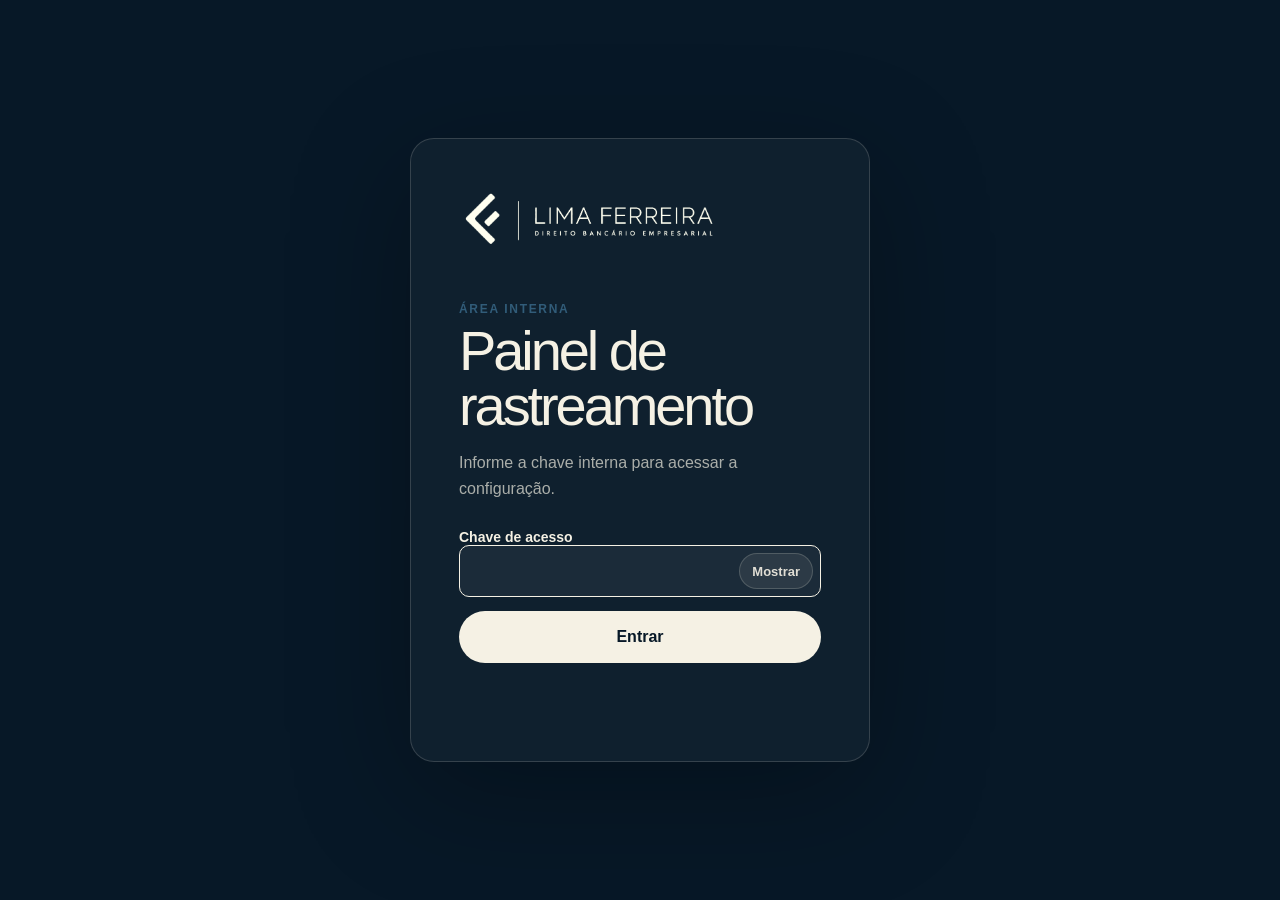
<file: painel/index.html>
<!doctype html>
<html lang="pt-BR">
  <head>
    <meta charset="UTF-8" />
    <meta name="viewport" content="width=device-width, initial-scale=1.0" />
    <meta name="robots" content="noindex, nofollow, noarchive" />
    <meta name="referrer" content="no-referrer" />
    <meta name="theme-color" content="#071827" />
    <title>Painel de Rastreamento | Lima Ferreira</title>
    <link rel="icon" href="../logos/lima_ferreira_bancario_compacta_ivory_sem_fundo.png" />
    <link rel="stylesheet" href="../styles/tracking-panel.css?v=20260803-access-visibility" />
    <script src="../scripts/tracking-config.js?v=20260624-gtm-web"></script>
    <script src="../scripts/tracking-panel.js?v=20260803-access-visibility" defer></script>
  </head>

  <body>
    <section class="access-gate" data-access-gate>
      <form class="access-card" data-access-form>
        <img
          src="../logos/lima_ferreira_bancario_horizontal_ivory_sem_fundo.png"
          alt="Lima Ferreira Direito Bancário Empresarial"
        />
        <p class="eyebrow">Área interna</p>
        <h1>Painel de rastreamento</h1>
        <p>Informe a chave interna para acessar a configuração.</p>
        <label for="access_key">
          <span>Chave de acesso</span>
        </label>
        <div class="password-field">
          <input
            id="access_key"
            type="password"
            name="access_key"
            autocomplete="current-password"
            required
          />
          <button
            class="password-toggle"
            type="button"
            data-access-visibility
            aria-pressed="false"
            aria-label="Mostrar chave de acesso"
          >
            Mostrar
          </button>
        </div>
        <button type="submit">Entrar</button>
        <p class="form-message" data-access-message aria-live="polite"></p>
      </form>
    </section>

    <div class="panel" data-panel hidden>
      <header class="panel-header">
        <div>
          <p class="eyebrow">Lima Ferreira / Operação</p>
          <h1>Mensuração e conversões</h1>
          <p>
            Configure as plataformas, valide os eventos e publique sem editar código manualmente.
          </p>
        </div>
        <div class="header-actions">
          <a href="../" target="_blank" rel="noreferrer">Abrir site</a>
          <button type="button" data-lock-panel>Sair</button>
        </div>
      </header>

      <main>
        <section class="status-grid" aria-label="Status da mensuração">
          <article class="status-card">
            <span data-status-dot="gtm"></span>
            <p>Google Tag Manager</p>
            <strong data-status-text="gtm">Não configurado</strong>
          </article>
          <article class="status-card">
            <span data-status-dot="ga4"></span>
            <p>Google Analytics 4</p>
            <strong data-status-text="ga4">Não configurado</strong>
          </article>
          <article class="status-card">
            <span data-status-dot="meta"></span>
            <p>Meta Pixel</p>
            <strong data-status-text="meta">Não configurado</strong>
          </article>
          <article class="status-card">
            <span data-status-dot="form"></span>
            <p>Entrega do formulário</p>
            <strong data-status-text="form">Não configurado</strong>
          </article>
        </section>

        <div class="panel-layout">
          <form class="config-form" data-config-form>
            <section class="panel-section">
              <div class="section-heading">
                <div>
                  <p class="eyebrow">01 / Plataformas</p>
                  <h2>IDs de mensuração</h2>
                </div>
                <p>
                  Os identificadores de pixels são públicos por natureza. Senhas, tokens e segredos
                  nunca devem ser colocados aqui.
                </p>
              </div>

              <div class="field-grid">
                <label>
                  <span>Google Tag Manager</span>
                  <input
                    name="gtmId"
                    type="text"
                    placeholder="GTM-XXXXXXX"
                    pattern="GTM-[A-Za-z0-9]+"
                  />
                  <small>Container principal. Ex.: GTM-ABC1234.</small>
                </label>
                <label>
                  <span>Google Analytics 4</span>
                  <input
                    name="ga4MeasurementId"
                    type="text"
                    placeholder="G-XXXXXXXXXX"
                    pattern="G-[A-Za-z0-9]+"
                  />
                  <small>Opcional se o GA4 já for instalado dentro do GTM.</small>
                </label>
                <label>
                  <span>Meta Pixel</span>
                  <input name="metaPixelId" type="text" inputmode="numeric" placeholder="1234567890" />
                  <small>Somente números.</small>
                </label>
                <label>
                  <span>Google Ads ID</span>
                  <input
                    name="googleAdsId"
                    type="text"
                    placeholder="AW-XXXXXXXXX"
                    pattern="AW-[A-Za-z0-9]+"
                  />
                </label>
                <label>
                  <span>Google Ads: rótulo da conversão</span>
                  <input name="googleAdsLeadLabel" type="text" placeholder="AbCdEfGhIjk" />
                  <small>Usado apenas no evento de lead confirmado.</small>
                </label>
                <label class="check-field">
                  <input name="loadMetaDirectly" type="checkbox" />
                  <span>
                    Carregar Meta Pixel diretamente
                    <small>Desative se o Pixel for instalado dentro do GTM.</small>
                  </span>
                </label>
              </div>
            </section>

            <section class="panel-section">
              <div class="section-heading">
                <div>
                  <p class="eyebrow">02 / Formulário</p>
                  <h2>Recebimento do lead</h2>
                </div>
                <p>
                  O evento <code>Lead</code> só dispara depois que este endpoint confirmar o
                  recebimento com status HTTP entre 200 e 299.
                </p>
              </div>

              <div class="field-grid">
                <label class="field-wide">
                  <span>URL do webhook ou CRM</span>
                  <input
                    name="formEndpoint"
                    type="url"
                    placeholder="https://automacao.exemplo.com/webhook/lead"
                  />
                  <small>
                    Precisa aceitar requisições do domínio do site e não pode exigir segredo no
                    navegador.
                  </small>
                </label>
                <label>
                  <span>Formato do envio</span>
                  <select name="formFormat">
                    <option value="json">JSON</option>
                    <option value="form">Form URL Encoded</option>
                  </select>
                </label>
                <label>
                  <span>Método HTTP</span>
                  <select name="formMethod">
                    <option value="POST">POST</option>
                  </select>
                </label>
              </div>

              <div class="security-note">
                <strong>Dados pessoais ficam fora dos pixels.</strong>
                <p>
                  Nome, e-mail, telefone, CNPJ, empresa e relato do caso são enviados somente ao
                  webhook. GTM, GA4 e Meta recebem apenas nomes de eventos e contexto anônimo.
                </p>
              </div>
              <button class="test-webhook" type="button" data-test-webhook>
                Testar conexão do webhook
              </button>
              <p class="webhook-message" data-webhook-message aria-live="polite"></p>
            </section>

            <section class="panel-section">
              <div class="section-heading">
                <div>
                  <p class="eyebrow">03 / Privacidade</p>
                  <h2>Consentimento e ambiente</h2>
                </div>
              </div>

              <div class="field-grid">
                <label class="check-field">
                  <input name="consentRequired" type="checkbox" />
                  <span>
                    Exigir consentimento
                    <small>Recomendado. Os provedores só carregam após o aceite.</small>
                  </span>
                </label>
                <label class="check-field">
                  <input name="debug" type="checkbox" />
                  <span>
                    Ativar log persistente
                    <small>Use apenas durante testes e desligue em produção.</small>
                  </span>
                </label>
              </div>
            </section>

            <section class="panel-section publish-section">
              <div class="section-heading">
                <div>
                  <p class="eyebrow">04 / Publicação</p>
                  <h2>Publicar no GitHub</h2>
                </div>
                <p>
                  O token é usado uma única vez, diretamente entre este navegador e o GitHub. Ele
                  não é salvo no site nem no armazenamento local.
                </p>
              </div>

              <div class="field-grid">
                <label class="field-wide">
                  <span>Fine-grained personal access token</span>
                  <input
                    name="githubToken"
                    type="password"
                    autocomplete="off"
                    placeholder="github_pat_..."
                  />
                  <small>
                    Permissão mínima: Contents — Read and write, somente para o repositório
                    Pedrolopespro/limabancario.
                  </small>
                </label>
                <label>
                  <span>Branch</span>
                  <input name="githubBranch" type="text" value="main" />
                </label>
                <label>
                  <span>Arquivo</span>
                  <input name="githubPath" type="text" value="scripts/tracking-config.js" readonly />
                </label>
              </div>

              <div class="publish-actions">
                <button class="button-secondary" type="button" data-save-preview>
                  Salvar prévia neste navegador
                </button>
                <button class="button-secondary" type="button" data-open-preview>
                  Testar no site
                </button>
                <button class="button-primary" type="submit">Publicar configuração</button>
              </div>
              <p class="publish-message" data-publish-message aria-live="polite"></p>
            </section>
          </form>

          <aside class="diagnostics">
            <section class="diagnostic-card">
              <p class="eyebrow">Diagnóstico</p>
              <h2>Eventos principais</h2>
              <ul class="event-list">
                <li><code>page_view</code><span>Página carregada</span></li>
                <li><code>lf_cta_click</code><span>Botões e chamadas</span></li>
                <li><code>lf_scroll_depth</code><span>25%, 50%, 75% e 90%</span></li>
                <li><code>lf_section_view</code><span>Seção visualizada</span></li>
                <li><code>lf_faq_open</code><span>Pergunta aberta</span></li>
                <li><code>lf_engaged_time</code><span>30s, 60s e 120s</span></li>
                <li><code>lf_video_start</code><span>Vídeo com áudio</span></li>
                <li><code>lf_form_start</code><span>Primeira interação</span></li>
                <li><code>lf_form_step_complete</code><span>Etapa concluída</span></li>
                <li><code>lf_form_abandon</code><span>Formulário abandonado</span></li>
                <li><code>lf_form_submit_error</code><span>Falha de entrega</span></li>
                <li class="event-list__conversion">
                  <code>generate_lead / Lead</code><span>Envio confirmado</span>
                </li>
              </ul>
            </section>

            <section class="diagnostic-card">
              <p class="eyebrow">Últimos testes</p>
              <div class="event-log" data-event-log>
                <p>Nenhum evento de prévia registrado neste navegador.</p>
              </div>
              <button class="text-button" type="button" data-clear-log>Limpar registro</button>
            </section>

            <section class="diagnostic-card">
              <p class="eyebrow">Links úteis</p>
              <div class="resource-list">
                <a href="https://tagassistant.google.com/" target="_blank" rel="noreferrer">
                  Google Tag Assistant
                </a>
                <a
                  href="https://business.facebook.com/events_manager2"
                  target="_blank"
                  rel="noreferrer"
                >
                  Gerenciador de Eventos Meta
                </a>
                <a
                  href="https://github.com/Pedrolopespro/limabancario/actions"
                  target="_blank"
                  rel="noreferrer"
                >
                  Acompanhar deploy
                </a>
              </div>
            </section>
          </aside>
        </div>
      </main>
    </div>
  </body>
</html>
</file>
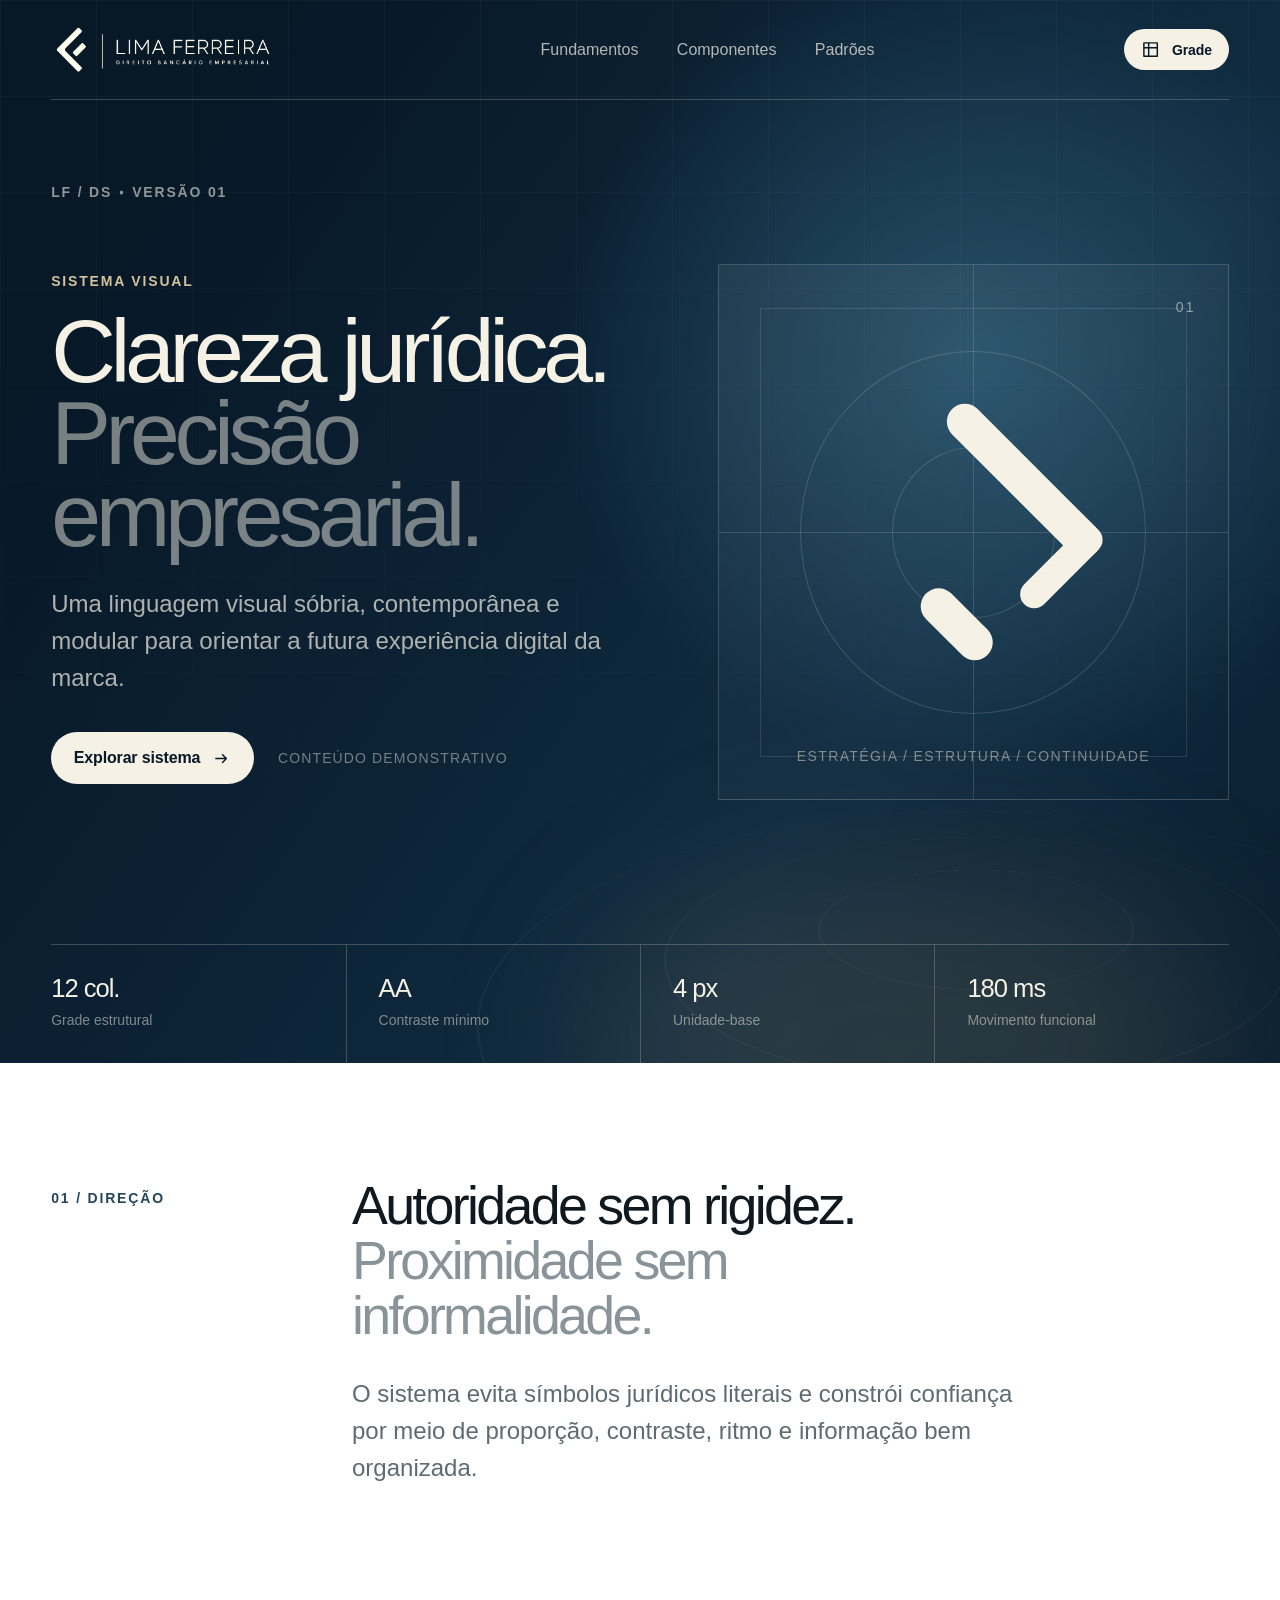
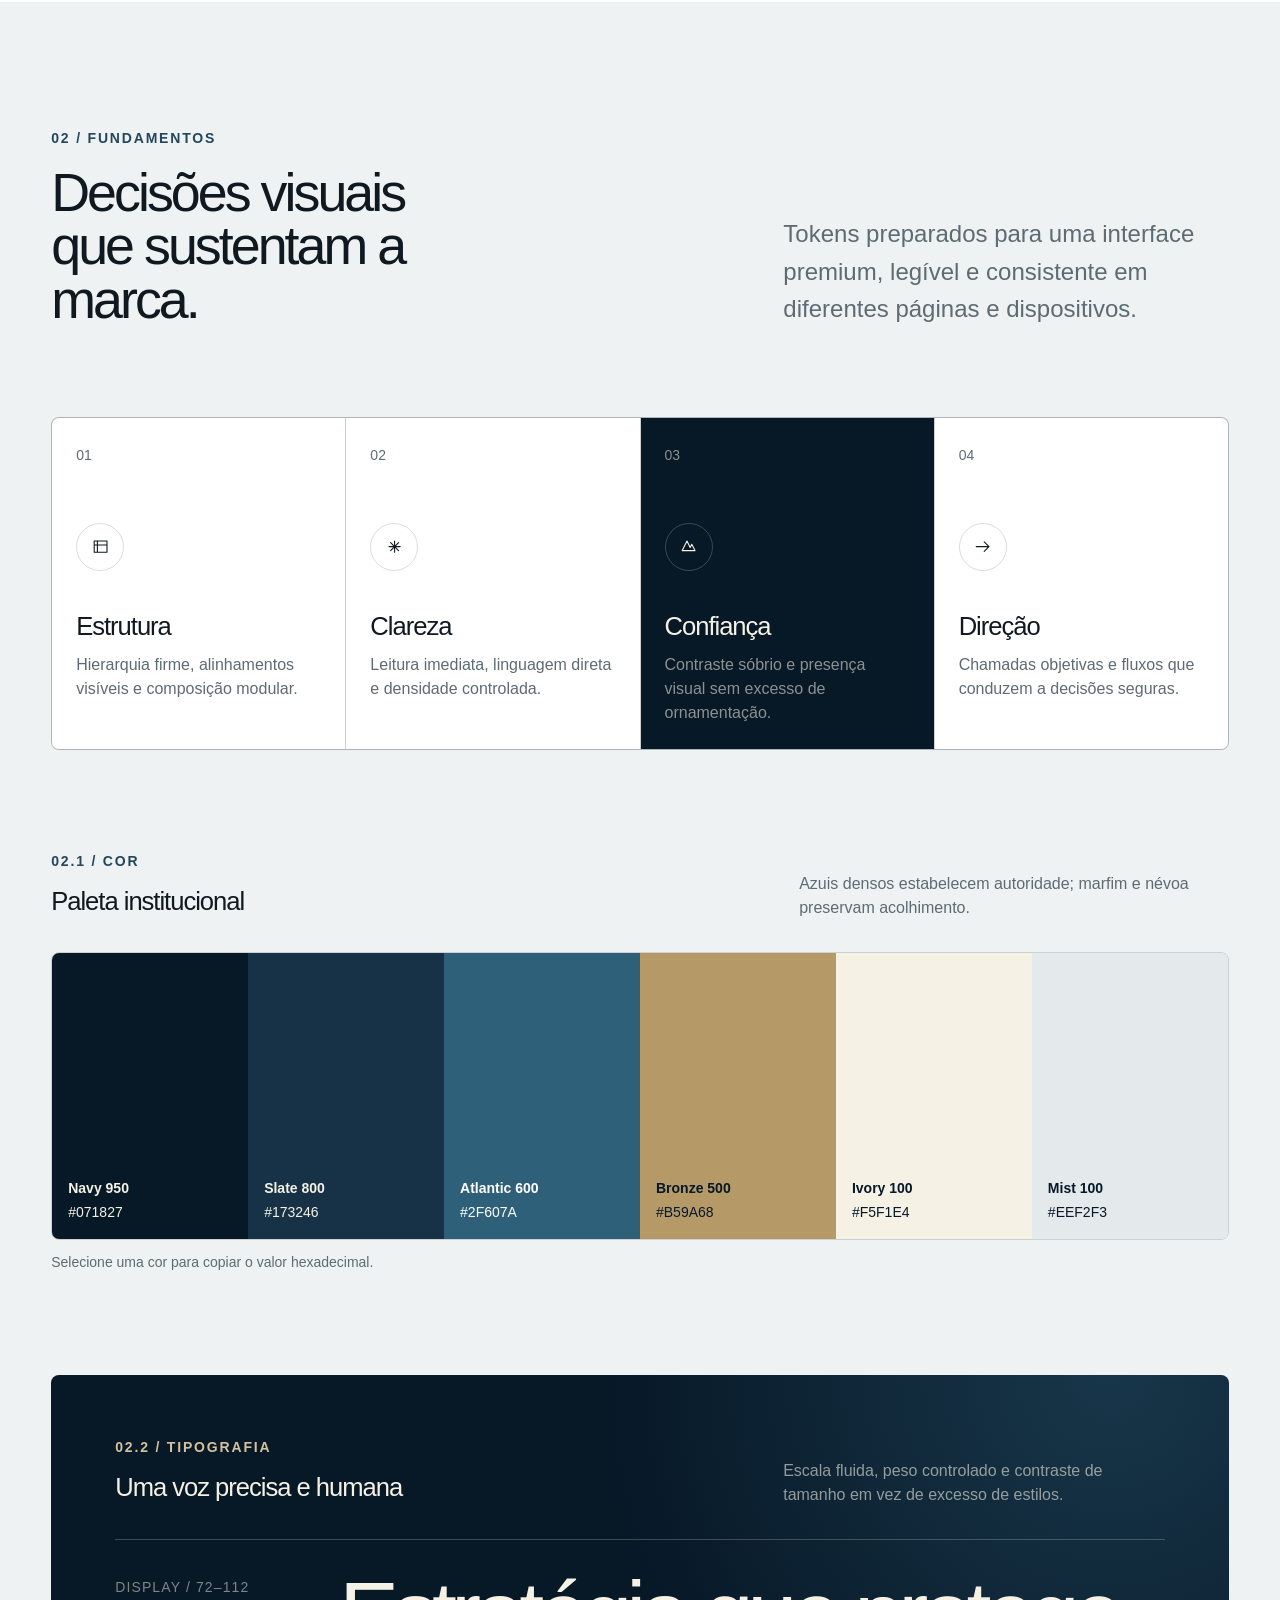
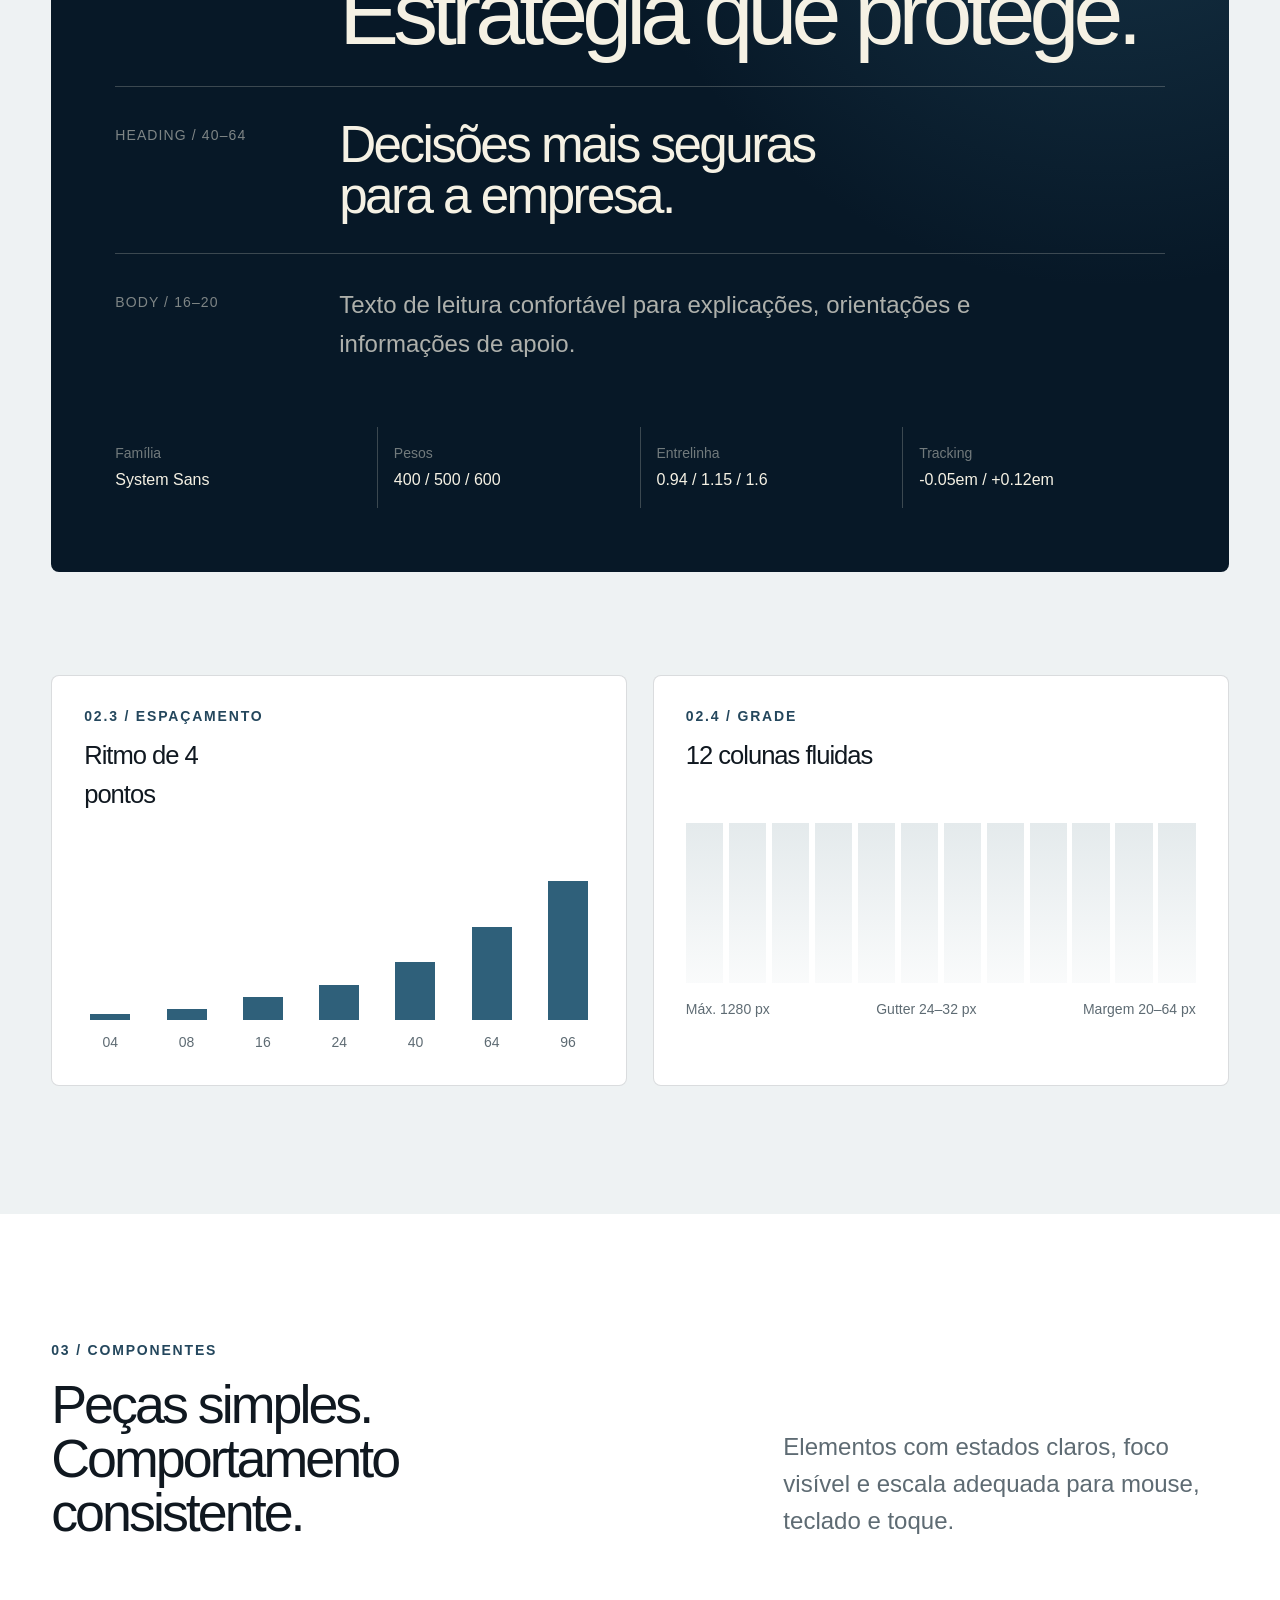
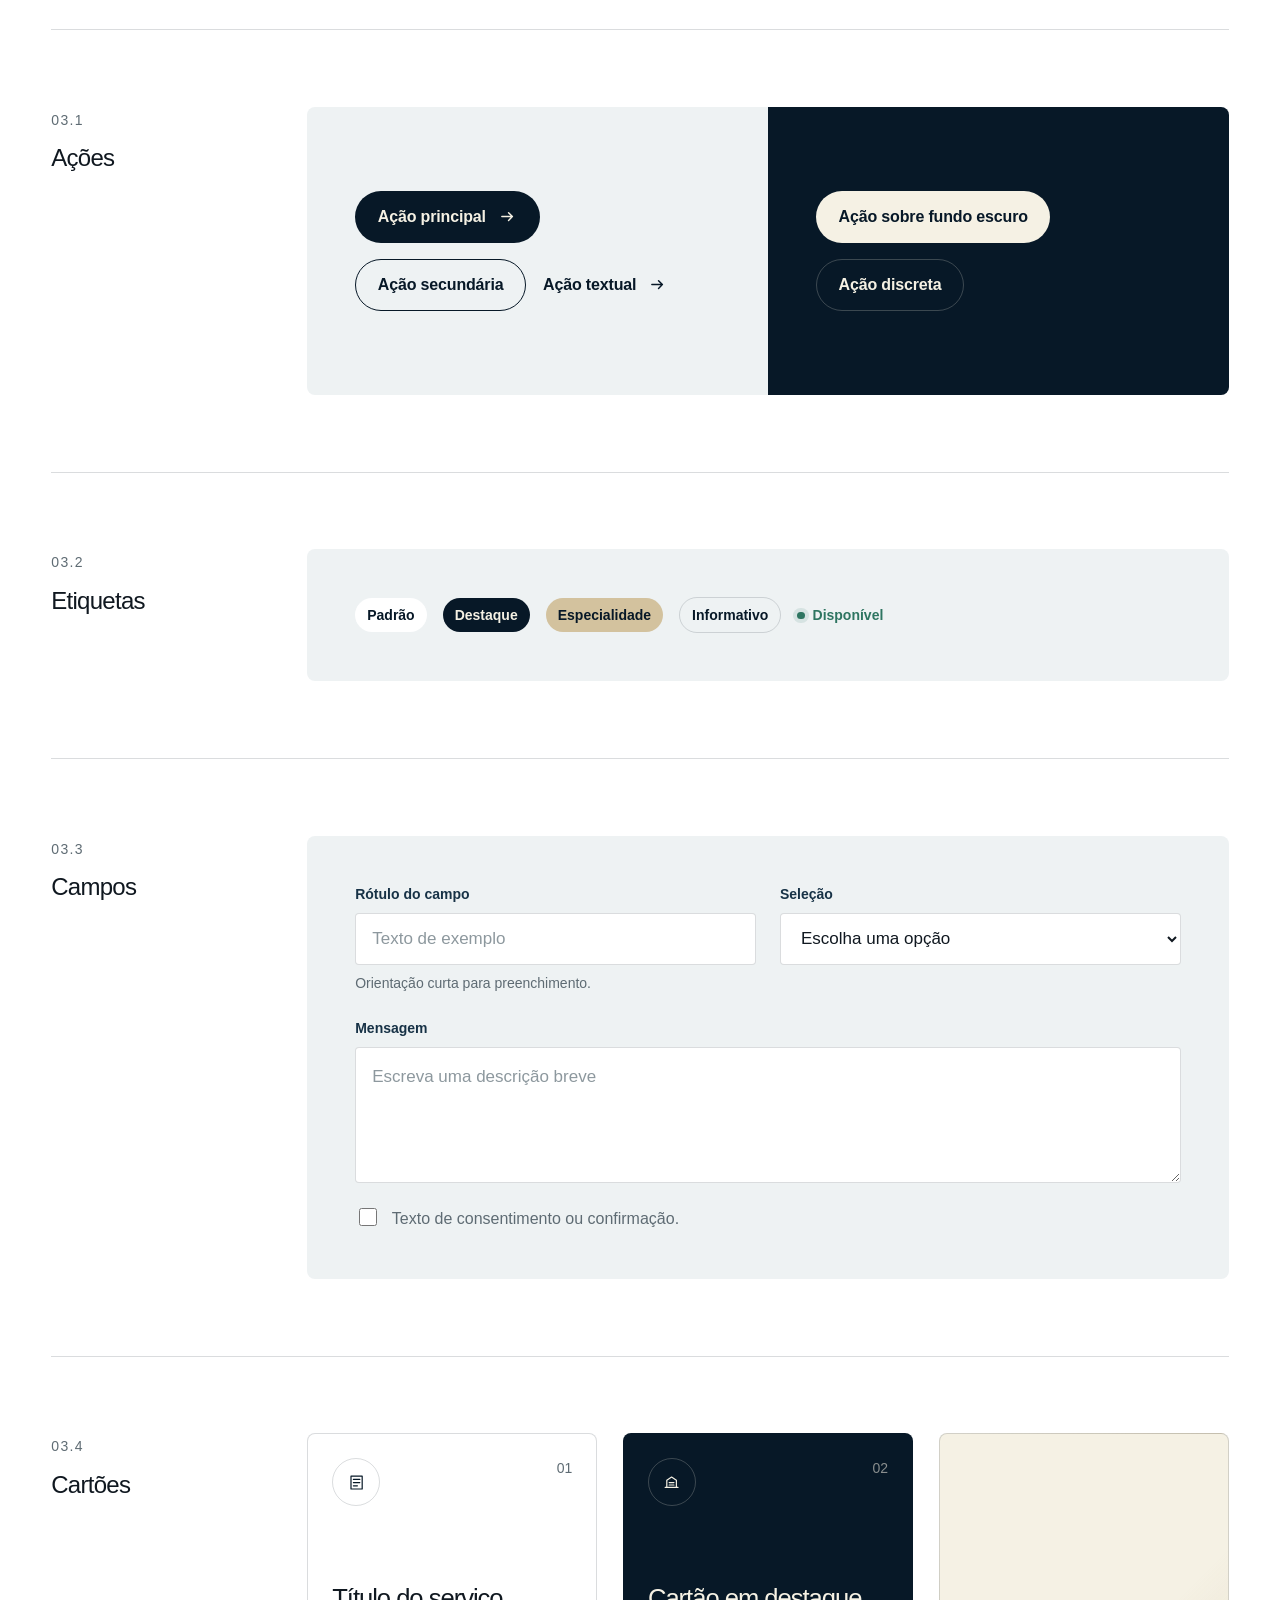
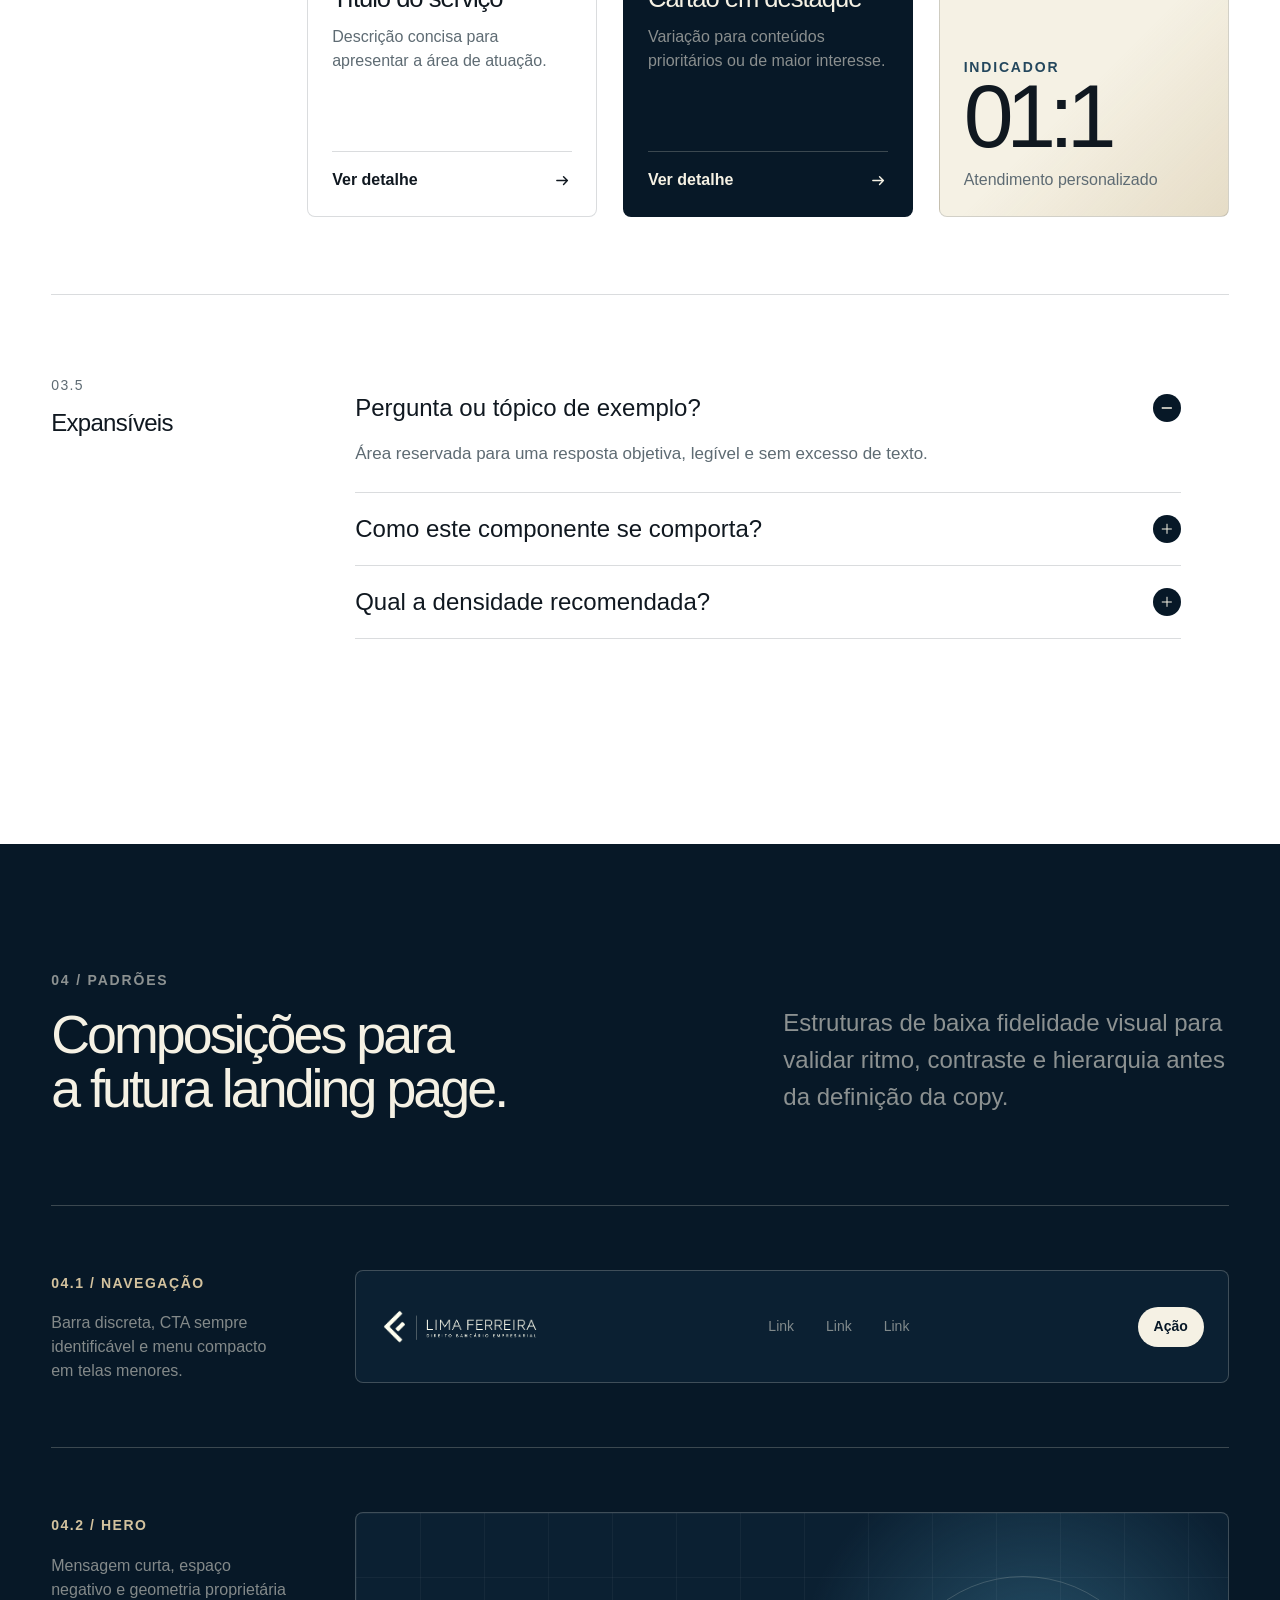
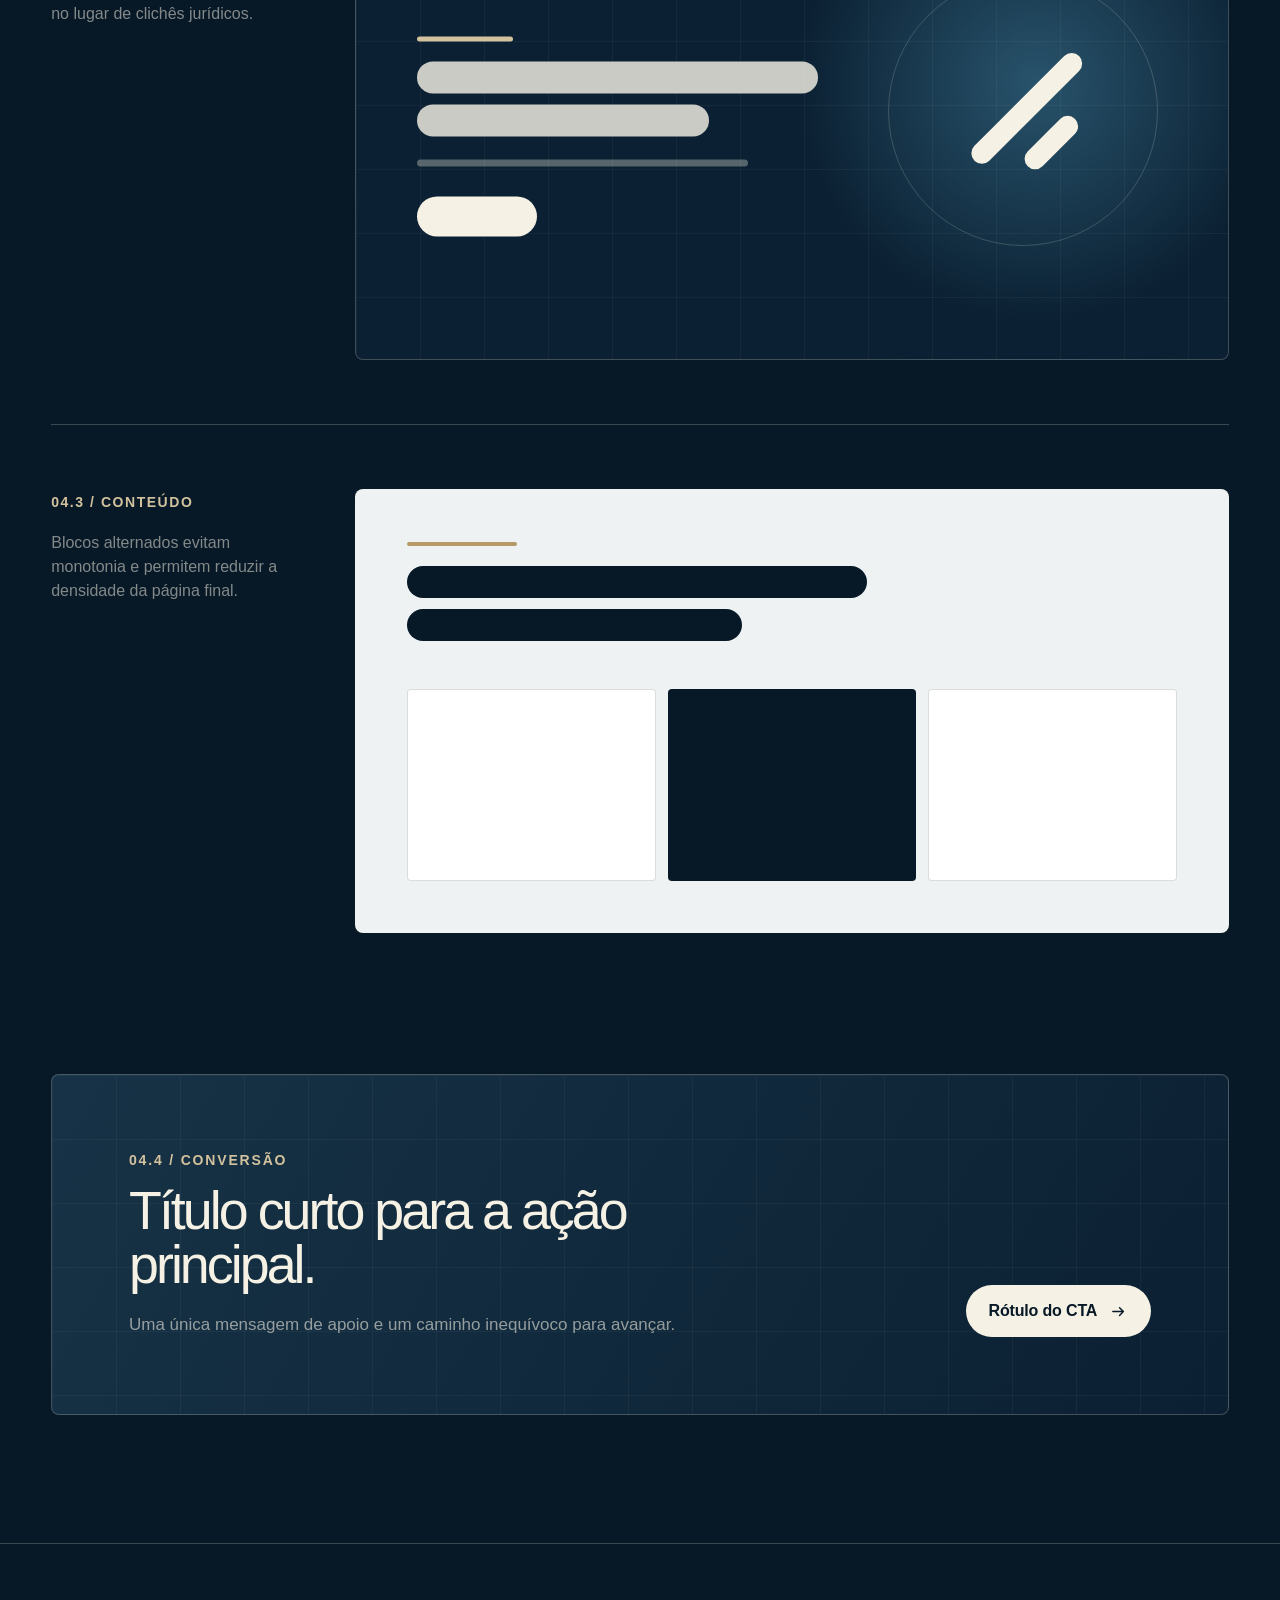
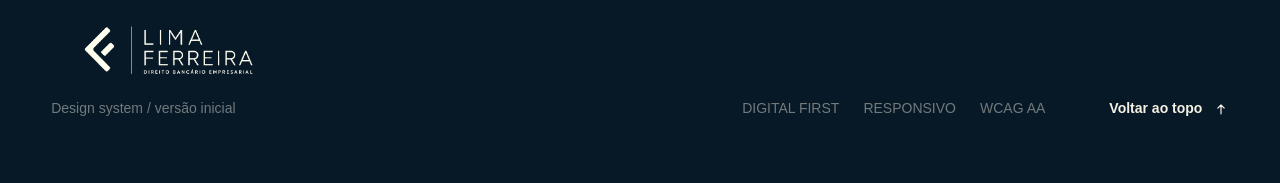
<file: design-system.html>
<!doctype html>
<html lang="pt-BR">
  <head>
    <meta charset="UTF-8" />
    <meta name="viewport" content="width=device-width, initial-scale=1.0" />
    <meta
      name="description"
      content="Design system do Lima Ferreira Direito Bancário Empresarial."
    />
    <title>Design System | Lima Ferreira Direito Bancário Empresarial</title>
    <link rel="stylesheet" href="styles/tokens.css" />
    <link rel="stylesheet" href="styles/design-system.css" />
    <script src="scripts/design-system.js" defer></script>
  </head>
  <body>
    <a class="skip-link" href="#conteudo">Ir para o conteúdo</a>

    <header class="site-header">
      <div class="container header-inner">
        <a class="brand" href="#topo" aria-label="Lima Ferreira - início">
          <img
            src="logos/lima_ferreira_bancario_horizontal_ivory_sem_fundo.png"
            alt="Lima Ferreira Direito Bancário Empresarial"
          />
        </a>

        <button
          class="menu-toggle"
          type="button"
          aria-expanded="false"
          aria-controls="primary-navigation"
        >
          <span></span>
          <span></span>
          <span></span>
          <span class="sr-only">Abrir navegação</span>
        </button>

        <nav id="primary-navigation" class="primary-navigation" aria-label="Design system">
          <a href="#fundamentos">Fundamentos</a>
          <a href="#componentes">Componentes</a>
          <a href="#padroes">Padrões</a>
        </nav>

        <button class="button button--ivory button--small grid-toggle" type="button" aria-pressed="false">
          <span class="button-icon" aria-hidden="true">
            <svg viewBox="0 0 20 20">
              <path d="M3 3h14v14H3zM3 8h14M8 3v14" />
            </svg>
          </span>
          Grade
        </button>
      </div>
    </header>

    <main id="conteudo">
      <section id="topo" class="hero">
        <div class="hero-grid" aria-hidden="true"></div>
        <div class="hero-glow" aria-hidden="true"></div>

        <div class="container hero-layout">
          <div class="hero-copy">
            <div class="section-kicker section-kicker--light">
              <span>LF / DS</span>
              <span>Versão 01</span>
            </div>
            <p class="eyebrow">Sistema visual</p>
            <h1>Clareza jurídica.<br /><span>Precisão empresarial.</span></h1>
            <p class="hero-description">
              Uma linguagem visual sóbria, contemporânea e modular para orientar a futura
              experiência digital da marca.
            </p>
            <div class="hero-actions">
              <a class="button button--ivory" href="#fundamentos">
                Explorar sistema
                <span class="button-icon" aria-hidden="true">
                  <svg viewBox="0 0 20 20">
                    <path d="M4 10h11M11 6l4 4-4 4" />
                  </svg>
                </span>
              </a>
              <span class="hero-note">Conteúdo demonstrativo</span>
            </div>
          </div>

          <div class="hero-visual" aria-label="Composição geométrica da identidade visual">
            <div class="visual-index">01</div>
            <div class="visual-axis visual-axis--horizontal"></div>
            <div class="visual-axis visual-axis--vertical"></div>
            <div class="visual-arc visual-arc--large"></div>
            <div class="visual-arc visual-arc--small"></div>
            <div class="visual-mark">
              <span class="visual-mark__long"></span>
              <span class="visual-mark__short"></span>
            </div>
            <p class="visual-caption">Estratégia / Estrutura / Continuidade</p>
          </div>
        </div>

        <div class="container hero-footer">
          <div>
            <strong>12 col.</strong>
            <span>Grade estrutural</span>
          </div>
          <div>
            <strong>AA</strong>
            <span>Contraste mínimo</span>
          </div>
          <div>
            <strong>4 px</strong>
            <span>Unidade-base</span>
          </div>
          <div>
            <strong>180 ms</strong>
            <span>Movimento funcional</span>
          </div>
        </div>
      </section>

      <section class="manifesto">
        <div class="container manifesto-layout">
          <p class="section-number">01 / Direção</p>
          <div>
            <p class="display-copy">
              Autoridade sem rigidez.<br />
              <span>Proximidade sem informalidade.</span>
            </p>
            <p class="body-large manifesto-description">
              O sistema evita símbolos jurídicos literais e constrói confiança por meio de
              proporção, contraste, ritmo e informação bem organizada.
            </p>
          </div>
        </div>
      </section>

      <section id="fundamentos" class="section section--mist">
        <div class="container">
          <div class="section-heading">
            <div>
              <p class="section-number">02 / Fundamentos</p>
              <h2>Decisões visuais<br />que sustentam a marca.</h2>
            </div>
            <p class="section-intro">
              Tokens preparados para uma interface premium, legível e consistente em diferentes
              páginas e dispositivos.
            </p>
          </div>

          <div class="principles-grid">
            <article class="principle-card">
              <span class="principle-card__index">01</span>
              <div class="principle-card__icon" aria-hidden="true">
                <svg viewBox="0 0 24 24">
                  <path d="M4 19V5h16v14H4ZM8 5v14M4 10h16" />
                </svg>
              </div>
              <h3>Estrutura</h3>
              <p>Hierarquia firme, alinhamentos visíveis e composição modular.</p>
            </article>
            <article class="principle-card">
              <span class="principle-card__index">02</span>
              <div class="principle-card__icon" aria-hidden="true">
                <svg viewBox="0 0 24 24">
                  <path d="M5 12h14M12 5v14M7 7l10 10M17 7 7 17" />
                </svg>
              </div>
              <h3>Clareza</h3>
              <p>Leitura imediata, linguagem direta e densidade controlada.</p>
            </article>
            <article class="principle-card principle-card--dark">
              <span class="principle-card__index">03</span>
              <div class="principle-card__icon" aria-hidden="true">
                <svg viewBox="0 0 24 24">
                  <path d="M4 17 10 5l4 8 2-4 4 8H4Z" />
                </svg>
              </div>
              <h3>Confiança</h3>
              <p>Contraste sóbrio e presença visual sem excesso de ornamentação.</p>
            </article>
            <article class="principle-card">
              <span class="principle-card__index">04</span>
              <div class="principle-card__icon" aria-hidden="true">
                <svg viewBox="0 0 24 24">
                  <path d="M4 12h16M14 6l6 6-6 6" />
                </svg>
              </div>
              <h3>Direção</h3>
              <p>Chamadas objetivas e fluxos que conduzem a decisões seguras.</p>
            </article>
          </div>

          <div class="foundation-block">
            <div class="block-heading">
              <div>
                <p class="eyebrow eyebrow--dark">02.1 / Cor</p>
                <h3>Paleta institucional</h3>
              </div>
              <p>Azuis densos estabelecem autoridade; marfim e névoa preservam acolhimento.</p>
            </div>

            <div class="color-grid">
              <button class="color-swatch color-swatch--navy" type="button" data-copy="#071827">
                <span class="color-swatch__name">Navy 950</span>
                <span>#071827</span>
              </button>
              <button class="color-swatch color-swatch--slate" type="button" data-copy="#173246">
                <span class="color-swatch__name">Slate 800</span>
                <span>#173246</span>
              </button>
              <button class="color-swatch color-swatch--blue" type="button" data-copy="#2F607A">
                <span class="color-swatch__name">Atlantic 600</span>
                <span>#2F607A</span>
              </button>
              <button class="color-swatch color-swatch--bronze" type="button" data-copy="#B59A68">
                <span class="color-swatch__name">Bronze 500</span>
                <span>#B59A68</span>
              </button>
              <button class="color-swatch color-swatch--ivory" type="button" data-copy="#F5F1E4">
                <span class="color-swatch__name">Ivory 100</span>
                <span>#F5F1E4</span>
              </button>
              <button class="color-swatch color-swatch--mist" type="button" data-copy="#EEF2F3">
                <span class="color-swatch__name">Mist 100</span>
                <span>#EEF2F3</span>
              </button>
            </div>
            <p class="interaction-note" aria-live="polite">
              Selecione uma cor para copiar o valor hexadecimal.
            </p>
          </div>

          <div class="foundation-block typography-board">
            <div class="block-heading block-heading--light">
              <div>
                <p class="eyebrow">02.2 / Tipografia</p>
                <h3>Uma voz precisa e humana</h3>
              </div>
              <p>Escala fluida, peso controlado e contraste de tamanho em vez de excesso de estilos.</p>
            </div>

            <div class="type-row type-row--display">
              <span>Display / 72–112</span>
              <p>Estratégia que protege.</p>
            </div>
            <div class="type-row type-row--heading">
              <span>Heading / 40–64</span>
              <p>Decisões mais seguras para a empresa.</p>
            </div>
            <div class="type-row type-row--body">
              <span>Body / 16–20</span>
              <p>
                Texto de leitura confortável para explicações, orientações e informações de apoio.
              </p>
            </div>
            <div class="type-meta">
              <div>
                <span>Família</span>
                <strong>System Sans</strong>
              </div>
              <div>
                <span>Pesos</span>
                <strong>400 / 500 / 600</strong>
              </div>
              <div>
                <span>Entrelinha</span>
                <strong>0.94 / 1.15 / 1.6</strong>
              </div>
              <div>
                <span>Tracking</span>
                <strong>-0.05em / +0.12em</strong>
              </div>
            </div>
          </div>

          <div class="foundation-grid">
            <div class="foundation-block spacing-board">
              <div class="block-heading">
                <div>
                  <p class="eyebrow eyebrow--dark">02.3 / Espaçamento</p>
                  <h3>Ritmo de 4 pontos</h3>
                </div>
              </div>
              <div class="spacing-list" aria-label="Escala de espaçamento">
                <div><span style="--space-demo: 4px"></span><strong>04</strong></div>
                <div><span style="--space-demo: 8px"></span><strong>08</strong></div>
                <div><span style="--space-demo: 16px"></span><strong>16</strong></div>
                <div><span style="--space-demo: 24px"></span><strong>24</strong></div>
                <div><span style="--space-demo: 40px"></span><strong>40</strong></div>
                <div><span style="--space-demo: 64px"></span><strong>64</strong></div>
                <div><span style="--space-demo: 96px"></span><strong>96</strong></div>
              </div>
            </div>

            <div class="foundation-block grid-board">
              <div class="block-heading">
                <div>
                  <p class="eyebrow eyebrow--dark">02.4 / Grade</p>
                  <h3>12 colunas fluidas</h3>
                </div>
              </div>
              <div class="mini-grid" aria-hidden="true">
                <span></span><span></span><span></span><span></span><span></span><span></span>
                <span></span><span></span><span></span><span></span><span></span><span></span>
              </div>
              <div class="grid-meta">
                <span>Máx. 1280 px</span>
                <span>Gutter 24–32 px</span>
                <span>Margem 20–64 px</span>
              </div>
            </div>
          </div>
        </div>
      </section>

      <section id="componentes" class="section">
        <div class="container">
          <div class="section-heading">
            <div>
              <p class="section-number">03 / Componentes</p>
              <h2>Peças simples.<br />Comportamento consistente.</h2>
            </div>
            <p class="section-intro">
              Elementos com estados claros, foco visível e escala adequada para mouse, teclado e
              toque.
            </p>
          </div>

          <div class="component-section">
            <div class="component-label">
              <span>03.1</span>
              <h3>Ações</h3>
            </div>
            <div class="component-stage component-stage--split">
              <div class="component-stage__light">
                <a class="button button--primary" href="#padroes">
                  Ação principal
                  <span class="button-icon" aria-hidden="true">
                    <svg viewBox="0 0 20 20">
                      <path d="M4 10h11M11 6l4 4-4 4" />
                    </svg>
                  </span>
                </a>
                <a class="button button--outline" href="#padroes">Ação secundária</a>
                <button class="button button--text" type="button">
                  Ação textual
                  <span class="button-icon" aria-hidden="true">
                    <svg viewBox="0 0 20 20">
                      <path d="M4 10h11M11 6l4 4-4 4" />
                    </svg>
                  </span>
                </button>
              </div>
              <div class="component-stage__dark">
                <button class="button button--ivory" type="button">Ação sobre fundo escuro</button>
                <button class="button button--ghost" type="button">Ação discreta</button>
              </div>
            </div>
          </div>

          <div class="component-section">
            <div class="component-label">
              <span>03.2</span>
              <h3>Etiquetas</h3>
            </div>
            <div class="component-stage badge-stage">
              <span class="badge">Padrão</span>
              <span class="badge badge--dark">Destaque</span>
              <span class="badge badge--bronze">Especialidade</span>
              <span class="badge badge--outline">Informativo</span>
              <span class="status"><i></i> Disponível</span>
            </div>
          </div>

          <div class="component-section">
            <div class="component-label">
              <span>03.3</span>
              <h3>Campos</h3>
            </div>
            <div class="component-stage form-stage">
              <label class="field">
                <span>Rótulo do campo</span>
                <input type="text" placeholder="Texto de exemplo" />
                <small>Orientação curta para preenchimento.</small>
              </label>
              <label class="field">
                <span>Seleção</span>
                <select>
                  <option>Escolha uma opção</option>
                  <option>Opção de exemplo</option>
                </select>
              </label>
              <label class="field field--wide">
                <span>Mensagem</span>
                <textarea rows="4" placeholder="Escreva uma descrição breve"></textarea>
              </label>
              <label class="checkbox field--wide">
                <input type="checkbox" />
                <span>Texto de consentimento ou confirmação.</span>
              </label>
            </div>
          </div>

          <div class="component-section">
            <div class="component-label">
              <span>03.4</span>
              <h3>Cartões</h3>
            </div>
            <div class="cards-stage">
              <article class="service-card">
                <div class="service-card__top">
                  <span class="service-card__icon" aria-hidden="true">
                    <svg viewBox="0 0 24 24">
                      <path d="M5 4h14v16H5zM8 8h8M8 12h8M8 16h5" />
                    </svg>
                  </span>
                  <span>01</span>
                </div>
                <div>
                  <h4>Título do serviço</h4>
                  <p>Descrição concisa para apresentar a área de atuação.</p>
                </div>
                <a href="#padroes" aria-label="Ver padrão do cartão">
                  Ver detalhe
                  <svg viewBox="0 0 20 20" aria-hidden="true">
                    <path d="M4 10h11M11 6l4 4-4 4" />
                  </svg>
                </a>
              </article>

              <article class="service-card service-card--featured">
                <div class="service-card__top">
                  <span class="service-card__icon" aria-hidden="true">
                    <svg viewBox="0 0 24 24">
                      <path d="M4 18h16M6 18V9l6-4 6 4v9M9 12h6M9 15h6" />
                    </svg>
                  </span>
                  <span>02</span>
                </div>
                <div>
                  <h4>Cartão em destaque</h4>
                  <p>Variação para conteúdos prioritários ou de maior interesse.</p>
                </div>
                <a href="#padroes" aria-label="Ver padrão do cartão em destaque">
                  Ver detalhe
                  <svg viewBox="0 0 20 20" aria-hidden="true">
                    <path d="M4 10h11M11 6l4 4-4 4" />
                  </svg>
                </a>
              </article>

              <article class="stat-card">
                <p class="eyebrow eyebrow--dark">Indicador</p>
                <strong>01:1</strong>
                <span>Atendimento personalizado</span>
              </article>
            </div>
          </div>

          <div class="component-section">
            <div class="component-label">
              <span>03.5</span>
              <h3>Expansíveis</h3>
            </div>
            <div class="component-stage accordion-stage">
              <details open>
                <summary>
                  <span>Pergunta ou tópico de exemplo?</span>
                  <i aria-hidden="true"></i>
                </summary>
                <p>Área reservada para uma resposta objetiva, legível e sem excesso de texto.</p>
              </details>
              <details>
                <summary>
                  <span>Como este componente se comporta?</span>
                  <i aria-hidden="true"></i>
                </summary>
                <p>O elemento utiliza comportamento nativo, foco visível e expansão progressiva.</p>
              </details>
              <details>
                <summary>
                  <span>Qual a densidade recomendada?</span>
                  <i aria-hidden="true"></i>
                </summary>
                <p>Priorizar respostas curtas e organizar temas extensos em grupos menores.</p>
              </details>
            </div>
          </div>
        </div>
      </section>

      <section id="padroes" class="section section--navy">
        <div class="container">
          <div class="section-heading section-heading--light">
            <div>
              <p class="section-number">04 / Padrões</p>
              <h2>Composições para<br />a futura landing page.</h2>
            </div>
            <p class="section-intro">
              Estruturas de baixa fidelidade visual para validar ritmo, contraste e hierarquia antes
              da definição da copy.
            </p>
          </div>

          <div class="pattern-showcase">
            <div class="pattern-meta">
              <span>04.1 / Navegação</span>
              <p>Barra discreta, CTA sempre identificável e menu compacto em telas menores.</p>
            </div>
            <div class="navigation-demo">
              <img
                src="logos/lima_ferreira_bancario_horizontal_ivory_sem_fundo.png"
                alt=""
              />
              <div>
                <span>Link</span>
                <span>Link</span>
                <span>Link</span>
              </div>
              <span class="mini-button">Ação</span>
            </div>
          </div>

          <div class="pattern-showcase">
            <div class="pattern-meta">
              <span>04.2 / Hero</span>
              <p>Mensagem curta, espaço negativo e geometria proprietária no lugar de clichês jurídicos.</p>
            </div>
            <div class="hero-demo">
              <div class="hero-demo__grid" aria-hidden="true"></div>
              <div class="hero-demo__content">
                <span class="demo-line demo-line--small"></span>
                <span class="demo-line demo-line--large"></span>
                <span class="demo-line demo-line--medium"></span>
                <span class="demo-line demo-line--body"></span>
                <span class="demo-button"></span>
              </div>
              <div class="hero-demo__shape" aria-hidden="true">
                <span></span>
                <span></span>
              </div>
            </div>
          </div>

          <div class="pattern-showcase">
            <div class="pattern-meta">
              <span>04.3 / Conteúdo</span>
              <p>Blocos alternados evitam monotonia e permitem reduzir a densidade da página final.</p>
            </div>
            <div class="content-demo">
              <div class="content-demo__intro">
                <span class="demo-line demo-line--small"></span>
                <span class="demo-line demo-line--large"></span>
                <span class="demo-line demo-line--medium"></span>
              </div>
              <div class="content-demo__cards">
                <span></span>
                <span></span>
                <span></span>
              </div>
            </div>
          </div>

          <div class="cta-pattern">
            <div class="cta-pattern__grid" aria-hidden="true"></div>
            <div>
              <p class="eyebrow">04.4 / Conversão</p>
              <h3>Título curto para a ação principal.</h3>
              <p>Uma única mensagem de apoio e um caminho inequívoco para avançar.</p>
            </div>
            <a class="button button--ivory" href="#topo">
              Rótulo do CTA
              <span class="button-icon" aria-hidden="true">
                <svg viewBox="0 0 20 20">
                  <path d="M4 10h11M11 6l4 4-4 4" />
                </svg>
              </span>
            </a>
          </div>
        </div>
      </section>
    </main>

    <footer class="site-footer">
      <div class="container footer-inner">
        <div class="footer-brand">
          <img
            src="logos/lima_ferreira_bancario_compacta_ivory_sem_fundo.png"
            alt="Lima Ferreira Direito Bancário Empresarial"
          />
          <p>Design system / versão inicial</p>
        </div>
        <div class="footer-meta">
          <span>Digital first</span>
          <span>Responsivo</span>
          <span>WCAG AA</span>
        </div>
        <a href="#topo" class="back-to-top">
          Voltar ao topo
          <svg viewBox="0 0 20 20" aria-hidden="true">
            <path d="M10 16V5M6 9l4-4 4 4" />
          </svg>
        </a>
      </div>
    </footer>

    <div class="page-grid" aria-hidden="true">
      <span></span><span></span><span></span><span></span><span></span><span></span>
      <span></span><span></span><span></span><span></span><span></span><span></span>
    </div>
  </body>
</html>
</file>
<file: styles/tokens.css>
:root {
  color-scheme: light;

  /* Primitive colors */
  --navy-950: #071827;
  --navy-900: #0b2032;
  --slate-800: #173246;
  --slate-700: #24475d;
  --atlantic-600: #2f607a;
  --atlantic-400: #6f98aa;
  --bronze-500: #b59a68;
  --bronze-300: #d3c29e;
  --ivory-100: #f5f1e4;
  --mist-100: #eef2f3;
  --mist-200: #e4eaec;
  --white: #ffffff;
  --ink: #101820;
  --ink-muted: #5e6b73;
  --success: #2e7561;
  --danger: #a34949;

  /* Semantic colors */
  --color-bg: var(--white);
  --color-bg-subtle: var(--mist-100);
  --color-bg-inverse: var(--navy-950);
  --color-surface: var(--white);
  --color-surface-inverse: var(--navy-900);
  --color-text: var(--ink);
  --color-text-muted: var(--ink-muted);
  --color-text-inverse: var(--ivory-100);
  --color-brand: var(--navy-950);
  --color-accent: var(--bronze-500);
  --color-border: rgba(7, 24, 39, 0.15);
  --color-border-inverse: rgba(245, 241, 228, 0.22);
  --color-focus: #72b4d1;

  /* Typography */
  --font-sans:
    "SF Pro Display", "SF Pro Text", "Helvetica Neue", Helvetica, Arial, sans-serif;
  --font-display: var(--font-sans);
  --text-xs: 0.875rem;
  --text-sm: 1rem;
  --text-base: 1.0625rem;
  --text-lg: clamp(1.25rem, 1vw + 0.85rem, 1.5rem);
  --text-xl: clamp(1.5rem, 2vw, 2rem);
  --text-2xl: clamp(2.25rem, 4.2vw, 4rem);
  --text-3xl: clamp(3.25rem, 7vw, 7rem);
  --text-display: clamp(2.5rem, 9vw, 3.35rem);
  --text-section-title: var(--text-2xl);
  --text-card-title: var(--text-xl);

  /* Spacing */
  --space-1: 0.25rem;
  --space-2: 0.5rem;
  --space-3: 0.75rem;
  --space-4: 1rem;
  --space-5: 1.25rem;
  --space-6: 1.5rem;
  --space-8: 2rem;
  --space-10: 2.5rem;
  --space-12: 3rem;
  --space-16: 4rem;
  --space-20: 5rem;
  --space-24: 6rem;
  --space-32: 8rem;

  /* Shape */
  --radius-xs: 0.25rem;
  --radius-sm: 0.5rem;
  --radius-md: 0.75rem;
  --radius-pill: 999px;
  --border-thin: 1px;

  /* Layout */
  --container: 80rem;
  --page-gutter: clamp(1.25rem, 4vw, 4rem);
  --section-space: clamp(5.5rem, 10vw, 9rem);
  --grid-gap: clamp(1rem, 2vw, 2rem);

  /* Effects */
  --shadow-sm: 0 10px 30px rgba(7, 24, 39, 0.06);
  --shadow-lg: 0 24px 80px rgba(7, 24, 39, 0.14);
  --transition-fast: 180ms cubic-bezier(0.2, 0.7, 0.2, 1);
  --transition-slow: 500ms cubic-bezier(0.2, 0.7, 0.2, 1);
}
</file>
<file: styles/landing.css>
*,
*::before,
*::after {
  box-sizing: border-box;
}

html {
  scroll-behavior: smooth;
}

body {
  margin: 0;
  overflow-x: hidden;
  background: var(--white);
  color: var(--ink);
  font-family: var(--font-sans);
  font-size: var(--text-base);
  line-height: 1.5;
  -webkit-font-smoothing: antialiased;
  text-rendering: optimizeLegibility;
}

h1,
h2,
h3 {
  overflow-wrap: normal;
  text-wrap: balance;
}

p,
li,
legend,
summary,
.button {
  text-wrap: pretty;
}

body.menu-open {
  overflow: hidden;
}

body.analysis-modal-open {
  overflow: hidden;
}

button,
input,
textarea {
  font: inherit;
}

button,
a,
summary,
label {
  -webkit-tap-highlight-color: transparent;
}

a {
  color: inherit;
  text-decoration: none;
}

img,
svg {
  display: block;
  max-width: 100%;
}

button {
  color: inherit;
}

fieldset {
  min-width: 0;
  padding: 0;
  margin: 0;
  border: 0;
}

[hidden] {
  display: none !important;
}

:focus-visible {
  outline: 3px solid var(--color-focus);
  outline-offset: 3px;
}

::selection {
  background: var(--bronze-300);
  color: var(--navy-950);
}

.container {
  width: min(100% - (var(--page-gutter) * 2), var(--container));
  margin-inline: auto;
}

.sr-only {
  position: absolute;
  width: 1px;
  height: 1px;
  padding: 0;
  margin: -1px;
  overflow: hidden;
  clip: rect(0, 0, 0, 0);
  white-space: nowrap;
  border: 0;
}

.skip-link {
  position: fixed;
  z-index: 100;
  top: 1rem;
  left: 1rem;
  transform: translateY(-180%);
  padding: 0.75rem 1rem;
  border-radius: var(--radius-xs);
  background: var(--ivory-100);
  color: var(--navy-950);
  font-size: var(--text-sm);
  font-weight: 600;
  transition: transform var(--transition-fast);
}

.skip-link:focus {
  transform: translateY(0);
}

.site-header {
  position: absolute;
  z-index: 30;
  top: 0;
  left: 0;
  width: 100%;
  color: var(--ivory-100);
  transition:
    background-color var(--transition-fast),
    box-shadow var(--transition-fast),
    transform var(--transition-fast);
}

.site-header.is-scrolled {
  position: fixed;
  background: rgba(7, 24, 39, 0.94);
  box-shadow: 0 12px 35px rgba(3, 14, 23, 0.16);
  backdrop-filter: blur(18px);
}

.header-inner {
  display: grid;
  grid-template-columns: 15rem 1fr auto;
  min-height: 6.25rem;
  align-items: center;
  gap: var(--space-8);
  border-bottom: 1px solid rgba(245, 241, 228, 0.2);
}

.site-header.is-scrolled .header-inner {
  min-height: 4.75rem;
  border-bottom-color: transparent;
}

.brand {
  width: 14rem;
}

.brand img {
  width: 100%;
  height: auto;
}

.primary-navigation {
  display: flex;
  justify-content: center;
  gap: clamp(1rem, 2.5vw, 2.5rem);
}

.primary-navigation a {
  position: relative;
  padding-block: 0.5rem;
  color: rgba(245, 241, 228, 0.68);
  font-size: var(--text-sm);
  transition: color var(--transition-fast);
}

.primary-navigation a::after {
  position: absolute;
  right: 0;
  bottom: 0;
  left: 0;
  height: 1px;
  background: var(--ivory-100);
  content: "";
  transform: scaleX(0);
  transform-origin: right;
  transition: transform var(--transition-fast);
}

.primary-navigation a:hover,
.primary-navigation a:focus-visible {
  color: var(--ivory-100);
}

.primary-navigation a:hover::after {
  transform: scaleX(1);
  transform-origin: left;
}

.menu-toggle {
  display: none;
  width: 2.75rem;
  height: 2.75rem;
  padding: 0.75rem;
  border: 1px solid rgba(245, 241, 228, 0.28);
  border-radius: 50%;
  background: transparent;
}

.menu-toggle > span:not(.sr-only) {
  display: block;
  width: 100%;
  height: 1px;
  margin-block: 0.27rem;
  background: var(--ivory-100);
  transition:
    opacity var(--transition-fast),
    transform var(--transition-fast);
}

.button {
  display: inline-flex;
  min-height: 3.25rem;
  align-items: center;
  justify-content: center;
  gap: 0.75rem;
  padding: 0.85rem 1.35rem;
  border: 1px solid transparent;
  border-radius: var(--radius-pill);
  background: transparent;
  cursor: pointer;
  font-size: var(--text-sm);
  font-weight: 600;
  line-height: 1;
  transition:
    transform var(--transition-fast),
    border-color var(--transition-fast),
    background-color var(--transition-fast),
    color var(--transition-fast);
}

.button:hover {
  transform: translateY(-2px);
}

.button--small {
  min-height: 2.6rem;
  padding: 0.65rem 1rem;
  font-size: var(--text-xs);
}

.button--primary {
  background: var(--navy-950);
  color: var(--ivory-100);
}

.button--primary:hover {
  background: var(--slate-800);
}

.button--outline {
  border-color: rgba(7, 24, 39, 0.32);
  color: var(--navy-950);
}

.button--outline:hover {
  border-color: var(--navy-950);
  background: var(--mist-100);
}

.button--ivory {
  background: var(--ivory-100);
  color: var(--navy-950);
}

.button--ivory:hover {
  background: var(--white);
}

.button-icon {
  display: grid;
  width: 1.2rem;
  height: 1.2rem;
  place-items: center;
}

.button-icon--back {
  order: -1;
}

.button-icon svg,
.text-link svg,
.mobile-cta svg,
.back-to-top svg,
.analysis-modal__close svg,
.analysis-modal__assurance-icon svg,
.form-success svg {
  fill: none;
  stroke: currentColor;
  stroke-linecap: round;
  stroke-linejoin: round;
  stroke-width: 1.6;
}

.text-link {
  display: inline-flex;
  align-items: center;
  gap: 0.65rem;
  font-size: var(--text-sm);
  font-weight: 600;
}

.text-link svg {
  width: 1.2rem;
  transition: transform var(--transition-fast);
}

.text-link:hover svg {
  transform: translateX(0.25rem);
}

.text-link--light {
  color: var(--ivory-100);
}

.eyebrow,
.section-number,
.section-kicker {
  margin: 0;
  font-size: var(--text-xs);
  font-weight: 600;
  letter-spacing: 0.13em;
  line-height: 1.2;
  text-transform: uppercase;
}

.eyebrow {
  color: var(--bronze-300);
}

.eyebrow--dark {
  color: var(--slate-700);
}

.section-number {
  color: var(--slate-700);
}

.section-number--light {
  color: rgba(245, 241, 228, 0.58);
}

.section-kicker {
  display: flex;
  gap: 1.25rem;
  color: rgba(245, 241, 228, 0.52);
}

.section-kicker span + span {
  position: relative;
}

.section-kicker span + span::before {
  position: absolute;
  top: 50%;
  left: -0.75rem;
  width: 0.2rem;
  height: 0.2rem;
  border-radius: 50%;
  background: currentColor;
  content: "";
  transform: translateY(-50%);
}

.body-large {
  font-size: var(--text-lg);
  line-height: 1.6;
}

.section {
  padding-block: var(--section-space);
}

.section-heading {
  display: grid;
  grid-template-columns: minmax(0, 1.15fr) minmax(18rem, 0.85fr);
  align-items: end;
  gap: var(--space-16);
  margin-bottom: clamp(3.5rem, 7vw, 6rem);
}

.section-heading h2 {
  max-width: 17ch;
  margin: 1.2rem 0 0;
  font-size: var(--text-section-title);
  font-weight: 400;
  letter-spacing: -0.055em;
  line-height: 1;
}

.section-intro {
  max-width: 36rem;
  margin: 0;
  color: var(--color-text-muted);
  font-size: var(--text-lg);
  line-height: 1.6;
}

.hero {
  position: relative;
  min-height: 56rem;
  overflow: hidden;
  padding-top: 11rem;
  background:
    radial-gradient(circle at 77% 34%, rgba(47, 96, 122, 0.72), transparent 27rem),
    linear-gradient(125deg, var(--navy-950) 12%, #102c42 70%, #091d2d);
  color: var(--ivory-100);
}

.hero::before {
  position: absolute;
  inset: 0;
  background:
    linear-gradient(90deg, rgba(255, 255, 255, 0.034) 1px, transparent 1px),
    linear-gradient(rgba(255, 255, 255, 0.034) 1px, transparent 1px);
  background-size: 6rem 6rem;
  content: "";
  mask-image: linear-gradient(to bottom, black, transparent 90%);
}

.hero-grid {
  position: absolute;
  right: -8rem;
  bottom: -21rem;
  width: 57rem;
  height: 57rem;
  border: 1px solid rgba(245, 241, 228, 0.08);
  border-radius: 50%;
  transform: perspective(800px) rotateX(68deg);
}

.hero-grid::before,
.hero-grid::after {
  position: absolute;
  inset: 16%;
  border: 1px solid rgba(245, 241, 228, 0.08);
  border-radius: inherit;
  content: "";
}

.hero-grid::after {
  inset: 32%;
}

.hero-glow {
  position: absolute;
  right: 6%;
  bottom: -8rem;
  width: 35rem;
  height: 20rem;
  border-radius: 50%;
  background: rgba(181, 154, 104, 0.14);
  filter: blur(90px);
}

.hero-layout {
  position: relative;
  z-index: 2;
  display: grid;
  grid-template-columns: minmax(0, 1.05fr) minmax(25rem, 0.78fr);
  align-items: center;
  gap: clamp(3rem, 8vw, 8rem);
}

.hero-copy {
  padding-bottom: 5rem;
}

.hero-copy .eyebrow {
  margin-top: 4rem;
}

.hero h1 {
  max-width: 14ch;
  margin: 1.25rem 0 1.75rem;
  font-size: var(--text-display);
  font-weight: 400;
  letter-spacing: -0.065em;
  line-height: 0.92;
}

.hero h1 span {
  color: rgba(245, 241, 228, 0.47);
}

.hero-description {
  max-width: 38rem;
  margin: 0;
  color: rgba(245, 241, 228, 0.72);
  font-size: var(--text-lg);
  line-height: 1.6;
}

.hero-actions {
  display: flex;
  align-items: center;
  gap: 1.5rem;
  margin-top: 2.25rem;
}

.hero-tags {
  display: flex;
  flex-wrap: wrap;
  gap: 0.5rem;
  padding: 0;
  margin: 3rem 0 0;
  list-style: none;
}

.hero-tags li {
  padding: 0.55rem 0.8rem;
  border: 1px solid rgba(245, 241, 228, 0.18);
  border-radius: var(--radius-pill);
  color: rgba(245, 241, 228, 0.58);
  font-size: var(--text-xs);
}

.hero-visual {
  position: relative;
  aspect-ratio: 1 / 1.05;
  overflow: hidden;
  border: 1px solid rgba(245, 241, 228, 0.18);
  background: linear-gradient(145deg, rgba(255, 255, 255, 0.07), rgba(255, 255, 255, 0));
}

.hero-visual::before {
  position: absolute;
  inset: 8%;
  border: 1px solid rgba(245, 241, 228, 0.12);
  content: "";
}

.belief-visual > img,
.specialist-portrait > img {
  width: 100%;
  height: 100%;
  object-fit: cover;
}

.belief-visual::after,
.specialist-portrait::after {
  position: absolute;
  inset: 0;
  background: linear-gradient(180deg, rgba(7, 24, 39, 0.08), rgba(7, 24, 39, 0.28));
  content: "";
  pointer-events: none;
}

.visual-index {
  position: absolute;
  top: 2rem;
  right: 2rem;
  color: rgba(245, 241, 228, 0.48);
  font-size: var(--text-xs);
  letter-spacing: 0.16em;
}

.belief-visual__grid,
.specialist-portrait__grid {
  position: absolute;
  inset: 0;
  background:
    linear-gradient(90deg, rgba(255, 255, 255, 0.045) 1px, transparent 1px),
    linear-gradient(rgba(255, 255, 255, 0.045) 1px, transparent 1px);
  background-size: 25% 20%;
}

.visual-axis {
  position: absolute;
  background: rgba(245, 241, 228, 0.15);
}

.visual-axis--horizontal {
  top: 50%;
  right: 0;
  left: 0;
  height: 1px;
}

.visual-axis--vertical {
  top: 0;
  bottom: 0;
  left: 50%;
  width: 1px;
}

.visual-arc {
  position: absolute;
  border: 1px solid rgba(245, 241, 228, 0.16);
  border-radius: 50%;
}

.visual-arc--large {
  inset: 16%;
}

.visual-arc--small {
  inset: 34%;
}

.visual-logo-mark {
  position: absolute;
  top: 50%;
  left: 50%;
  width: 48%;
  height: auto;
  opacity: 0.72;
  filter:
    saturate(0.72)
    brightness(1.48)
    drop-shadow(0 0 3rem rgba(111, 152, 170, 0.18));
  transform: translate(-50%, -50%);
}

.visual-caption {
  position: absolute;
  right: 2rem;
  bottom: 2rem;
  left: 2rem;
  margin: 0;
  color: rgba(245, 241, 228, 0.42);
  font-size: var(--text-xs);
  letter-spacing: 0.1em;
  text-align: center;
  text-transform: uppercase;
}

.hero-status {
  position: relative;
  z-index: 2;
  display: flex;
  align-items: center;
  justify-content: space-between;
  gap: 2rem;
  margin-top: 3rem;
  padding-block: 1.5rem 2rem;
  border-top: 1px solid rgba(245, 241, 228, 0.18);
  color: rgba(245, 241, 228, 0.5);
  font-size: var(--text-xs);
}

.hero-status > div {
  display: flex;
  align-items: center;
  gap: 0.65rem;
}

.hero-status p {
  margin: 0;
}

.status-dot {
  width: 0.45rem;
  height: 0.45rem;
  border-radius: 50%;
  background: var(--bronze-300);
  box-shadow: 0 0 0 4px rgba(211, 194, 158, 0.12);
}

.video-section {
  overflow: hidden;
  background: var(--ivory-100);
}

.video-intro {
  display: grid;
  grid-template-columns: minmax(0, 1.65fr) minmax(18rem, 0.55fr);
  align-items: start;
  column-gap: clamp(4rem, 10vw, 10rem);
  row-gap: clamp(2.5rem, 5vw, 4.5rem);
  margin-bottom: clamp(4.5rem, 8vw, 7rem);
}

.video-intro .section-number {
  grid-column: 1 / -1;
}

.video-intro h2 {
  max-width: 19ch;
  margin: 0;
  font-size: var(--text-display);
  font-weight: 400;
  letter-spacing: -0.06em;
  line-height: 0.98;
}

.video-intro > p:last-child {
  max-width: 24rem;
  margin: 0.65rem 0 0;
  color: var(--color-text-muted);
  font-size: var(--text-base);
  line-height: 1.6;
}

.video-intro__credential strong,
.video-intro__credential span {
  display: block;
}

.video-intro__credential strong {
  margin-bottom: 0.65rem;
  color: var(--navy-950);
  font-size: var(--text-lg);
  font-weight: 500;
  letter-spacing: -0.025em;
}

.video-frame {
  position: relative;
  overflow: hidden;
  padding: 0;
  border: 1px solid rgba(7, 24, 39, 0.18);
  border-radius: var(--radius-sm);
  background: var(--navy-950);
  box-shadow: var(--shadow-lg);
}

.video-frame::after {
  position: absolute;
  z-index: 1;
  inset: 0;
  border: 1px solid rgba(245, 241, 228, 0.12);
  content: "";
  pointer-events: none;
}

.video-frame video {
  width: 100%;
  aspect-ratio: 16 / 9;
  background: var(--navy-950);
  object-fit: cover;
}

.video-frame__play {
  position: absolute;
  z-index: 3;
  top: 50%;
  left: 50%;
  display: inline-flex;
  align-items: center;
  gap: 0.9rem;
  min-height: 4.75rem;
  padding: 0.65rem 1.4rem 0.65rem 0.7rem;
  border: 1px solid rgba(245, 241, 228, 0.3);
  border-radius: 999px;
  background: rgba(7, 24, 39, 0.86);
  color: var(--ivory-100);
  font: inherit;
  text-align: left;
  box-shadow: 0 1.25rem 3.5rem rgba(0, 0, 0, 0.32);
  cursor: pointer;
  transform: translate(-50%, -50%);
  backdrop-filter: blur(12px);
  transition:
    background-color 180ms ease,
    border-color 180ms ease,
    transform 180ms ease,
    opacity 180ms ease;
}

.video-frame__play:hover {
  border-color: rgba(245, 241, 228, 0.58);
  background: rgba(7, 24, 39, 0.96);
  transform: translate(-50%, -50%) scale(1.025);
}

.video-frame__play:focus-visible {
  outline: 3px solid var(--bronze-300);
  outline-offset: 4px;
}

.video-frame__play[hidden] {
  display: none;
}

.video-frame__play-icon {
  display: grid;
  width: 3.35rem;
  height: 3.35rem;
  flex: 0 0 auto;
  place-items: center;
  border-radius: 50%;
  background: var(--ivory-100);
  color: var(--navy-950);
}

.video-frame__play-icon svg {
  width: 1.35rem;
  height: 1.35rem;
  fill: currentColor;
}

.video-frame__play strong,
.video-frame__play small {
  display: block;
}

.video-frame__play strong {
  font-size: var(--text-base);
  line-height: 1.2;
}

.video-frame__play small {
  margin-top: 0.2rem;
  color: rgba(245, 241, 228, 0.68);
  font-size: var(--text-xs);
  line-height: 1.3;
}

.video-frame__meta {
  position: absolute;
  z-index: 2;
  top: 1.5rem;
  left: 1.5rem;
  color: rgba(245, 241, 228, 0.72);
  font-size: var(--text-xs);
  letter-spacing: 0.12em;
  pointer-events: none;
}

.pain-section {
  background: var(--mist-100);
}

.pain-section .section-heading {
  grid-template-columns: minmax(0, 1fr);
}

.pain-section .section-heading h2 {
  max-width: 14ch;
}

.situation-grid {
  display: grid;
  grid-template-columns: repeat(3, minmax(0, 1fr));
  gap: 1px;
  overflow: hidden;
  border: 1px solid var(--color-border);
  border-radius: var(--radius-sm);
  background: var(--color-border);
}

.situation-card,
.situation-cta {
  min-height: 31rem;
  padding: 1.5rem;
  background: var(--white);
}

.situation-card {
  display: flex;
  flex-direction: column;
}

.situation-card > span {
  color: var(--color-text-muted);
  font-size: var(--text-xs);
}

.card-media {
  position: relative;
  aspect-ratio: 4 / 3;
  overflow: hidden;
  margin: -1.5rem -1.5rem 1.5rem;
  background: var(--ivory-100);
}

.card-media::after {
  position: absolute;
  inset: 0;
  background: linear-gradient(180deg, transparent 72%, rgba(245, 241, 228, 0.08));
  content: "";
  pointer-events: none;
}

.card-media img {
  width: 100%;
  height: 100%;
  object-fit: cover;
  transition: transform 700ms cubic-bezier(0.2, 0.7, 0.2, 1);
}

.situation-card:hover .card-media img,
.service-card:hover .card-media img {
  transform: scale(1.025);
}

.situation-card__icon {
  display: grid;
  width: 3rem;
  height: 3rem;
  margin-top: 3.5rem;
  border: 1px solid var(--color-border);
  border-radius: 50%;
  color: var(--navy-950);
  place-items: center;
}

.situation-card__icon svg,
.service-card__icon svg {
  width: 1.2rem;
  fill: none;
  stroke: currentColor;
  stroke-linecap: round;
  stroke-linejoin: round;
  stroke-width: 1.35;
}

.situation-card h3 {
  max-width: 15rem;
  margin: auto 0 0.65rem;
  font-size: var(--text-card-title);
  font-weight: 500;
  letter-spacing: -0.04em;
  line-height: 1.08;
}

.situation-card p {
  max-width: 20rem;
  margin: 0;
  color: var(--color-text-muted);
  font-size: var(--text-sm);
  line-height: 1.55;
}

.situation-cta {
  display: flex;
  flex-direction: column;
  align-items: flex-start;
  justify-content: flex-end;
  background:
    linear-gradient(135deg, transparent 45%, rgba(181, 154, 104, 0.25)),
    var(--ivory-100);
}

.situation-cta p {
  max-width: 12ch;
  margin: 0 0 1.5rem;
  font-size: var(--text-card-title);
  letter-spacing: -0.04em;
  line-height: 1.08;
}

.belief-section {
  display: grid;
  grid-template-columns: 1fr 1fr;
  min-height: 48rem;
  background: var(--navy-950);
  color: var(--ivory-100);
}

.belief-visual {
  position: relative;
  min-height: 42rem;
  overflow: hidden;
  background:
    radial-gradient(circle at 50% 45%, rgba(47, 96, 122, 0.85), transparent 18rem),
    linear-gradient(145deg, #17384d, #0a1f30);
}

.belief-visual > img {
  object-position: center;
  filter: saturate(0.9) contrast(1.03);
}

.belief-visual::before {
  position: absolute;
  z-index: 2;
  top: 50%;
  left: 50%;
  border: 1px solid rgba(245, 241, 228, 0.15);
  border-radius: 50%;
  content: "";
  transform: translate(-50%, -50%);
}

.belief-visual::before {
  width: 55%;
  aspect-ratio: 1;
}

.belief-visual > span {
  position: absolute;
  z-index: 2;
  top: 2rem;
  left: 2rem;
  color: rgba(245, 241, 228, 0.45);
  font-size: var(--text-xs);
  letter-spacing: 0.12em;
}

.belief-content {
  display: grid;
  place-items: center;
  padding: var(--page-gutter);
}

.belief-content__inner {
  width: min(100%, 35rem);
}

.belief-content h2 {
  margin: 1.5rem 0;
  font-size: var(--text-section-title);
  font-weight: 400;
  letter-spacing: -0.055em;
  line-height: 1;
}

.belief-content .body-large {
  color: rgba(245, 241, 228, 0.65);
}

.belief-content__inner > p:not(.section-number) {
  max-width: 34rem;
  color: rgba(245, 241, 228, 0.64);
  line-height: 1.6;
}

.belief-content__inner > p + p {
  margin-top: 1rem;
}

.belief-content__inner > p strong {
  color: var(--ivory-100);
  font-weight: 500;
}

.belief-content__inner > .button {
  margin-top: 1.75rem;
}

.analysis-list {
  display: grid;
  grid-template-columns: repeat(2, minmax(0, 1fr));
  gap: 1px;
  margin-block: 2.5rem;
  background: rgba(245, 241, 228, 0.16);
}

.analysis-list span {
  padding: 0.9rem 0;
  background: var(--navy-950);
  color: rgba(245, 241, 228, 0.66);
  font-size: var(--text-sm);
}

.analysis-list span:nth-child(even) {
  padding-left: 1rem;
}

.services-grid {
  display: grid;
  grid-template-columns: repeat(3, minmax(0, 1fr));
  gap: var(--grid-gap);
}

.service-card {
  display: flex;
  min-height: 34rem;
  flex-direction: column;
  justify-content: space-between;
  padding: 1.5rem;
  border: 1px solid var(--color-border);
  border-radius: var(--radius-sm);
  background: var(--white);
  transition:
    transform var(--transition-fast),
    box-shadow var(--transition-fast);
}

.service-card:hover {
  transform: translateY(-4px);
  box-shadow: var(--shadow-sm);
}

.service-card__top {
  display: flex;
  align-items: flex-start;
  justify-content: space-between;
  color: var(--color-text-muted);
  font-size: var(--text-xs);
}

.service-card__icon {
  display: grid;
  width: 3rem;
  height: 3rem;
  border: 1px solid var(--color-border);
  border-radius: 50%;
  color: var(--navy-950);
  place-items: center;
}

.service-card h3 {
  max-width: 16ch;
  margin: 0;
  font-size: var(--text-card-title);
  font-weight: 500;
  letter-spacing: -0.04em;
  line-height: 1.08;
}

.service-card p {
  max-width: 22rem;
  margin: 0.85rem 0 0;
  color: var(--color-text-muted);
  font-size: var(--text-sm);
  line-height: 1.55;
}

.service-card--featured {
  border-color: transparent;
  background: var(--navy-950);
  color: var(--ivory-100);
}

.service-card--featured .service-card__top,
.service-card--featured p {
  color: rgba(245, 241, 228, 0.55);
}

.service-card--featured .service-card__icon {
  border-color: rgba(245, 241, 228, 0.2);
  color: var(--ivory-100);
}

.service-card--ivory {
  background:
    linear-gradient(135deg, transparent 55%, rgba(181, 154, 104, 0.2)),
    var(--ivory-100);
}

.method-section {
  position: relative;
  overflow: hidden;
  background:
    radial-gradient(circle at 15% 100%, rgba(47, 96, 122, 0.35), transparent 28rem),
    var(--navy-950);
  color: var(--ivory-100);
}

.method-section::before {
  position: absolute;
  inset: 0;
  background:
    linear-gradient(90deg, rgba(255, 255, 255, 0.035) 1px, transparent 1px),
    linear-gradient(rgba(255, 255, 255, 0.035) 1px, transparent 1px);
  background-size: 6rem 6rem;
  content: "";
  mask-image: linear-gradient(to right, black, transparent 55%);
}

.method-layout {
  position: relative;
  display: grid;
  grid-template-columns: minmax(0, 0.8fr) minmax(30rem, 1.2fr);
  gap: clamp(4rem, 10vw, 9rem);
}

.method-intro {
  align-self: center;
}

.method-intro h2 {
  margin: 1.5rem 0;
  font-size: var(--text-section-title);
  font-weight: 400;
  letter-spacing: -0.055em;
  line-height: 1;
}

.method-intro h2 span {
  color: rgba(245, 241, 228, 0.45);
}

.method-intro > p:not(.section-number) {
  max-width: 31rem;
  color: rgba(245, 241, 228, 0.62);
  font-size: var(--text-lg);
}

.method-intro .button {
  margin-top: 1.5rem;
}

.method-steps {
  padding: 0;
  margin: 0;
  list-style: none;
}

.method-steps li {
  display: grid;
  grid-template-columns: 5rem 1fr;
  gap: 1.5rem;
  min-height: 10rem;
  padding-block: 2rem;
  border-top: 1px solid rgba(245, 241, 228, 0.18);
}

.method-steps li:last-child {
  border-bottom: 1px solid rgba(245, 241, 228, 0.18);
}

.method-steps > li > span {
  color: var(--bronze-300);
  font-size: var(--text-xs);
  letter-spacing: 0.1em;
}

.method-steps h3 {
  margin: 0;
  font-size: var(--text-card-title);
  font-weight: 500;
  letter-spacing: -0.04em;
}

.method-steps p {
  margin: 0.6rem 0 0;
  color: rgba(245, 241, 228, 0.55);
}

.difference-section {
  background: var(--ivory-100);
}

.difference-layout {
  display: grid;
  grid-template-columns: 0.35fr 1fr 0.8fr;
  align-items: center;
  gap: clamp(2rem, 6vw, 6rem);
}

.difference-index {
  display: flex;
  min-height: 26rem;
  flex-direction: column;
  justify-content: space-between;
  padding-right: 2rem;
  border-right: 1px solid rgba(7, 24, 39, 0.15);
}

.difference-index > span {
  color: rgba(7, 24, 39, 0.18);
  font-size: clamp(5rem, 10vw, 9rem);
  font-weight: 400;
  letter-spacing: -0.08em;
  line-height: 0.8;
}

.difference-index p {
  margin: 0;
  color: var(--color-text-muted);
  font-size: var(--text-xs);
  letter-spacing: 0.1em;
  text-transform: uppercase;
}

.difference-copy h2 {
  margin: 1.25rem 0;
  font-size: var(--text-2xl);
  font-weight: 400;
  letter-spacing: -0.055em;
  line-height: 1;
}

.difference-copy .body-large {
  max-width: 35rem;
}

.difference-copy > p:last-child {
  max-width: 35rem;
  color: var(--color-text-muted);
}

.difference-diagram {
  --strategy-orbit-radius: clamp(8rem, 13vw, 11.3rem);

  position: relative;
  display: grid;
  aspect-ratio: 1;
  grid-template-columns: repeat(2, 1fr);
  gap: 1px;
  border: 1px solid rgba(7, 24, 39, 0.14);
  border-radius: 50%;
  background: rgba(7, 24, 39, 0.14);
  clip-path: circle(50%);
  isolation: isolate;
}

.difference-diagram::before {
  position: absolute;
  z-index: 3;
  inset: 2.5%;
  border: 1px dashed rgba(7, 24, 39, 0.18);
  border-radius: 50%;
  content: "";
  pointer-events: none;
}

.difference-diagram::after {
  position: absolute;
  z-index: 4;
  top: calc(50% - 0.28rem);
  left: calc(50% - 0.28rem);
  width: 0.56rem;
  height: 0.56rem;
  border: 2px solid var(--ivory-100);
  border-radius: 50%;
  background: var(--bronze-500);
  box-shadow: 0 0 0 1px rgba(7, 24, 39, 0.2);
  content: "";
  opacity: 0;
  pointer-events: none;
  transform: rotate(-90deg) translateX(var(--strategy-orbit-radius));
  transform-origin: 0.28rem 0.28rem;
}

.difference-diagram span {
  position: relative;
  display: grid;
  overflow: hidden;
  background: var(--ivory-100);
  color: var(--slate-700);
  font-size: var(--text-xs);
  place-items: center;
}

.difference-diagram span::before {
  position: absolute;
  inset: 0;
  background: rgba(181, 154, 104, 0.13);
  content: "";
  opacity: 0;
  transform: scale(0.7);
}

.difference-diagram span b {
  position: relative;
  z-index: 1;
  font-weight: 500;
  transition:
    color 400ms ease,
    transform 400ms ease;
}

.difference-diagram i {
  position: absolute;
  z-index: 5;
  top: 50%;
  left: 50%;
  display: flex;
  width: 25%;
  aspect-ratio: 1;
  align-items: center;
  justify-content: center;
  flex-direction: column;
  border: 1px solid rgba(7, 24, 39, 0.18);
  border-radius: 50%;
  background: var(--navy-950);
  box-shadow: 0 0 0 0 rgba(7, 24, 39, 0.12);
  color: var(--ivory-100);
  font-style: normal;
  transform: translate(-50%, -50%);
}

.difference-diagram i b {
  font-size: clamp(0.65rem, 0.8vw, 0.82rem);
  font-weight: 600;
  letter-spacing: -0.02em;
}

.difference-diagram i small {
  margin-top: 0.1rem;
  color: rgba(245, 241, 228, 0.55);
  font-size: clamp(0.42rem, 0.55vw, 0.58rem);
  letter-spacing: 0.08em;
  text-transform: uppercase;
}

.difference-diagram.is-visible::before {
  animation: strategyRing 22s linear infinite;
}

.difference-diagram.is-visible::after {
  animation: strategyOrbit 8s linear infinite;
}

.difference-diagram.is-visible i {
  animation: strategyCore 4s ease-in-out infinite;
}

.difference-diagram.is-visible span::before {
  animation: strategyArea 8s ease-in-out infinite;
}

.difference-diagram.is-visible span b {
  animation: strategyLabel 8s ease-in-out infinite;
}

.difference-diagram.is-visible span:nth-child(2)::before,
.difference-diagram.is-visible span:nth-child(2) b {
  animation-delay: 2s;
}

.difference-diagram.is-visible span:nth-child(4)::before,
.difference-diagram.is-visible span:nth-child(4) b {
  animation-delay: 4s;
}

.difference-diagram.is-visible span:nth-child(3)::before,
.difference-diagram.is-visible span:nth-child(3) b {
  animation-delay: 6s;
}

@keyframes strategyRing {
  to {
    transform: rotate(360deg);
  }
}

@keyframes strategyOrbit {
  0% {
    opacity: 0;
    transform: rotate(-90deg) translateX(var(--strategy-orbit-radius));
  }
  5%,
  95% {
    opacity: 1;
  }
  100% {
    opacity: 0;
    transform: rotate(270deg) translateX(var(--strategy-orbit-radius));
  }
}

@keyframes strategyCore {
  0%,
  100% {
    box-shadow: 0 0 0 0 rgba(7, 24, 39, 0.12);
    transform: translate(-50%, -50%) scale(1);
  }
  50% {
    box-shadow: 0 0 0 0.75rem rgba(7, 24, 39, 0);
    transform: translate(-50%, -50%) scale(1.04);
  }
}

@keyframes strategyArea {
  0%,
  18% {
    opacity: 0;
    transform: scale(0.7);
  }
  7%,
  11% {
    opacity: 1;
    transform: scale(1);
  }
}

@keyframes strategyLabel {
  0%,
  18% {
    color: var(--slate-700);
    transform: translateY(0);
  }
  7%,
  11% {
    color: var(--navy-950);
    transform: translateY(-0.2rem);
  }
}

.specialist-section {
  background: var(--mist-100);
}

.specialist-layout {
  display: grid;
  grid-template-columns: minmax(22rem, 0.72fr) minmax(0, 1fr);
  align-items: center;
  gap: clamp(4rem, 10vw, 9rem);
}

.specialist-portrait {
  position: relative;
  aspect-ratio: 4 / 5;
  overflow: hidden;
  background:
    radial-gradient(circle at 50% 35%, rgba(111, 152, 170, 0.65), transparent 16rem),
    linear-gradient(150deg, var(--slate-800), var(--navy-950));
}

.specialist-portrait > img {
  object-position: center;
  filter: saturate(0.94) contrast(1.02);
}

.specialist-portrait::before {
  z-index: 2;
  position: absolute;
  inset: 7%;
  border: 1px solid rgba(245, 241, 228, 0.14);
  content: "";
}

.specialist-portrait > span {
  position: absolute;
  z-index: 3;
  top: 1.5rem;
  left: 1.5rem;
  color: rgba(245, 241, 228, 0.45);
  font-size: var(--text-xs);
  letter-spacing: 0.12em;
}

.specialist-copy h2 {
  max-width: 13ch;
  margin: 1.3rem 0 1.5rem;
  font-size: var(--text-section-title);
  font-weight: 400;
  letter-spacing: -0.055em;
  line-height: 1;
}

.specialist-copy .body-large {
  max-width: 42rem;
  color: var(--color-text-muted);
}

.specialist-principles {
  display: flex;
  flex-wrap: wrap;
  gap: 0.65rem;
  max-width: 40rem;
  margin-block: 2.5rem;
}

.specialist-principles span {
  padding: 0.7rem 0.9rem;
  border: 1px solid var(--color-border);
  border-radius: var(--radius-pill);
  color: var(--color-text-muted);
  font-size: var(--text-sm);
}

.confidence-section {
  padding-block: var(--section-space);
  background: var(--navy-950);
  color: var(--ivory-100);
}

.confidence-heading {
  display: grid;
  grid-template-columns: 0.45fr 1fr;
  align-items: end;
  gap: 2rem;
  margin-bottom: 4rem;
}

.confidence-heading h2 {
  max-width: 14ch;
  margin: 0;
  font-size: var(--text-2xl);
  font-weight: 400;
  letter-spacing: -0.055em;
  line-height: 1;
}

.confidence-grid {
  display: grid;
  grid-template-columns: repeat(3, minmax(0, 1fr));
  gap: 1px;
  border: 1px solid rgba(245, 241, 228, 0.18);
  background: rgba(245, 241, 228, 0.18);
}

.confidence-grid article {
  min-height: 18rem;
  padding: 1.5rem;
  background: var(--navy-950);
}

.confidence-grid article > span {
  color: var(--bronze-300);
  font-size: var(--text-xs);
}

.confidence-grid h3 {
  margin: 5rem 0 0.75rem;
  font-size: var(--text-xl);
  font-weight: 500;
  letter-spacing: -0.04em;
}

.confidence-grid p {
  max-width: 21rem;
  margin: 0;
  color: rgba(245, 241, 228, 0.55);
  font-size: var(--text-sm);
  line-height: 1.55;
}

.confidence-note {
  max-width: 45rem;
  margin: 1.5rem 0 0 auto;
  color: rgba(245, 241, 228, 0.42);
  font-size: var(--text-xs);
  text-align: right;
}

.faq-layout {
  display: grid;
  grid-template-columns: minmax(18rem, 0.65fr) minmax(0, 1.35fr);
  gap: clamp(4rem, 10vw, 9rem);
}

.faq-intro {
  position: sticky;
  top: 8rem;
  align-self: start;
}

.faq-intro h2 {
  margin: 1.25rem 0;
  font-size: var(--text-section-title);
  font-weight: 400;
  letter-spacing: -0.055em;
  line-height: 1;
}

.faq-intro > p:last-child {
  max-width: 25rem;
  color: var(--color-text-muted);
}

.accordion details {
  border-bottom: 1px solid var(--color-border);
}

.accordion summary {
  display: flex;
  min-height: 5.5rem;
  align-items: center;
  justify-content: space-between;
  gap: 1.5rem;
  cursor: pointer;
  font-size: var(--text-lg);
  font-weight: 500;
  list-style: none;
}

.accordion summary::-webkit-details-marker {
  display: none;
}

.accordion summary i {
  position: relative;
  width: 1.8rem;
  height: 1.8rem;
  flex: 0 0 auto;
  border-radius: 50%;
  background: var(--navy-950);
}

.accordion summary i::before,
.accordion summary i::after {
  position: absolute;
  top: 50%;
  left: 50%;
  width: 0.65rem;
  height: 1px;
  background: var(--ivory-100);
  content: "";
  transform: translate(-50%, -50%);
  transition: transform var(--transition-fast);
}

.accordion summary i::after {
  transform: translate(-50%, -50%) rotate(90deg);
}

.accordion details[open] summary i::after {
  transform: translate(-50%, -50%) rotate(0);
}

.accordion details > p {
  max-width: 45rem;
  margin: -0.25rem 0 1.75rem;
  color: var(--color-text-muted);
  line-height: 1.65;
}

.analysis-modal {
  position: fixed;
  inset: 0;
  z-index: 110;
  display: grid;
  place-items: center;
  padding: clamp(1rem, 2.5vw, 2rem);
  color: var(--ink);
}

.analysis-modal__backdrop {
  position: absolute;
  inset: 0;
  background: rgba(3, 14, 23, 0.72);
  backdrop-filter: blur(16px);
}

.analysis-modal__dialog {
  position: relative;
  z-index: 1;
  display: grid;
  width: min(100%, 74rem);
  height: min(45rem, calc(100dvh - 2rem));
  max-height: calc(100dvh - 2rem);
  overflow: hidden;
  grid-template-columns: minmax(18rem, 0.78fr) minmax(28rem, 1.22fr);
  grid-template-rows: minmax(0, 1fr);
  border: 1px solid rgba(245, 241, 228, 0.2);
  border-radius: var(--radius-sm);
  background: var(--white);
  box-shadow: 0 2rem 5rem rgba(3, 14, 23, 0.32);
  opacity: 0;
  transform: translateY(0.75rem) scale(0.985);
  transition:
    opacity var(--transition-fast),
    transform var(--transition-fast);
}

.analysis-modal.is-open .analysis-modal__dialog {
  opacity: 1;
  transform: translateY(0) scale(1);
}

.analysis-modal__intro {
  position: relative;
  display: flex;
  min-width: 0;
  min-height: 0;
  flex-direction: column;
  padding: clamp(1.5rem, 3.5vw, 3rem);
  background:
    linear-gradient(90deg, rgba(245, 241, 228, 0.045) 1px, transparent 1px),
    linear-gradient(rgba(245, 241, 228, 0.045) 1px, transparent 1px),
    linear-gradient(145deg, var(--navy-950), #12334b);
  background-size: 4rem 4rem, 4rem 4rem, auto;
  color: var(--ivory-100);
}

.analysis-modal__intro h2 {
  max-width: 11ch;
  margin: 1rem 0 1rem;
  font-size: 3.25rem;
  font-weight: 400;
  letter-spacing: 0;
  line-height: 0.98;
}

.analysis-modal__intro .body-large {
  max-width: 26rem;
  margin: 0;
  color: rgba(245, 241, 228, 0.68);
  font-size: var(--text-base);
}

.analysis-modal__close {
  position: absolute;
  top: 1rem;
  right: 1rem;
  display: grid;
  width: 2.75rem;
  height: 2.75rem;
  place-items: center;
  border: 1px solid rgba(245, 241, 228, 0.22);
  border-radius: 50%;
  background: rgba(245, 241, 228, 0.08);
  color: var(--ivory-100);
  cursor: pointer;
  transition:
    background-color var(--transition-fast),
    transform var(--transition-fast);
}

.analysis-modal__close:hover {
  background: rgba(245, 241, 228, 0.16);
  transform: translateY(-1px);
}

.analysis-modal__close svg {
  width: 1.1rem;
}

.analysis-modal__assurance {
  display: flex;
  gap: 0.85rem;
  margin-top: auto;
  padding: 1rem;
  border: 1px solid rgba(245, 241, 228, 0.16);
  border-radius: var(--radius-sm);
  background: rgba(245, 241, 228, 0.07);
}

.analysis-modal__assurance-icon {
  display: grid;
  width: 2.4rem;
  height: 2.4rem;
  flex: 0 0 auto;
  border: 1px solid rgba(245, 241, 228, 0.22);
  border-radius: 50%;
  place-items: center;
}

.analysis-modal__assurance-icon svg {
  width: 1.2rem;
}

.analysis-modal__assurance p {
  margin: 0;
  color: rgba(245, 241, 228, 0.74);
  font-size: var(--text-xs);
  line-height: 1.45;
}

.analysis-modal__badges {
  display: flex;
  flex-wrap: wrap;
  gap: 0.55rem;
  margin-top: 1rem;
}

.analysis-modal__badges span {
  padding: 0.45rem 0.65rem;
  border: 1px solid rgba(245, 241, 228, 0.18);
  border-radius: var(--radius-pill);
  color: rgba(245, 241, 228, 0.72);
  font-size: 0.75rem;
  font-weight: 700;
  line-height: 1;
}

.analysis-modal__body {
  min-width: 0;
  min-height: 0;
  overflow-y: auto;
  background: var(--white);
  -webkit-overflow-scrolling: touch;
}

.analysis-modal .form-shell {
  min-height: 100%;
  border-radius: 0;
  box-shadow: none;
  scroll-margin-top: 0;
}

.analysis-modal .form-progress {
  position: sticky;
  z-index: 2;
  top: 0;
  background: rgba(238, 242, 243, 0.96);
  backdrop-filter: blur(14px);
}

.analysis-modal #analysis-form {
  padding: clamp(1.75rem, 3vw, 2.75rem);
}

.analysis-modal .form-question {
  min-height: clamp(18rem, 38dvh, 23rem);
}

.analysis-modal .form-step__heading {
  margin-bottom: clamp(1.35rem, 2.5vw, 2rem);
}

.analysis-modal .form-step__heading h3 {
  max-width: 18ch;
  font-size: 2.35rem;
  letter-spacing: 0;
  line-height: 1.04;
}

.analysis-modal .field input {
  min-height: 4.4rem;
}

.analysis-modal .field textarea {
  min-height: 9rem;
}

.form-shell {
  overflow: hidden;
  border-radius: var(--radius-sm);
  background: var(--white);
  color: var(--ink);
  scroll-margin-top: 6.5rem;
  box-shadow: var(--shadow-lg);
}

.form-progress {
  padding: 1.75rem clamp(1.75rem, 4vw, 3.5rem);
  border-bottom: 1px solid var(--color-border);
  background: var(--mist-100);
}

.form-progress__bar {
  height: 2px;
  overflow: hidden;
  margin-bottom: 1.25rem;
  background: rgba(7, 24, 39, 0.12);
}

.form-progress__bar span {
  display: block;
  width: 9.09%;
  height: 100%;
  background: var(--navy-950);
  transition: width var(--transition-slow);
}

.form-progress__meta {
  display: flex;
  align-items: center;
  justify-content: space-between;
  gap: 1rem;
  color: var(--slate-700);
  font-size: var(--text-xs);
  font-weight: 600;
  letter-spacing: 0.08em;
  text-transform: uppercase;
}

.form-progress__meta p {
  margin: 0;
}

.form-progress__meta strong {
  color: var(--navy-950);
  font-size: var(--text-sm);
}

.form-progress__meta > span {
  color: var(--atlantic-600);
}

#analysis-form {
  padding: clamp(2.5rem, 5vw, 4rem);
}

.form-question {
  min-height: clamp(22rem, 32vw, 28rem);
  animation: formStepIn 350ms cubic-bezier(0.2, 0.7, 0.2, 1);
}

@keyframes formStepIn {
  from {
    opacity: 0;
    transform: translateX(1rem);
  }
  to {
    opacity: 1;
    transform: translateX(0);
  }
}

.form-step__heading {
  margin-bottom: clamp(2rem, 4vw, 3rem);
}

.form-step__heading > p {
  margin: 0 0 0.75rem;
  color: var(--slate-700);
  font-size: var(--text-xs);
  font-weight: 600;
  letter-spacing: 0.1em;
  text-transform: uppercase;
}

.form-step__heading h3 {
  max-width: 20ch;
  margin: 0;
  font-size: var(--text-section-title);
  font-weight: 400;
  letter-spacing: -0.05em;
  line-height: 1;
}

.form-step__heading h3:focus-visible {
  outline: 0;
}

.form-step__heading > span {
  display: block;
  max-width: 42rem;
  margin-top: 1rem;
  color: var(--color-text-muted);
  font-size: var(--text-sm);
  line-height: 1.55;
}

.option-group legend {
  margin-bottom: 1rem;
  color: var(--slate-800);
  font-size: var(--text-sm);
  font-weight: 600;
  line-height: 1.35;
}

.option-grid {
  display: grid;
  grid-template-columns: repeat(2, minmax(0, 1fr));
  gap: 0.75rem;
}

.option-grid--two {
  grid-template-columns: repeat(2, minmax(0, 1fr));
}

.option-card {
  position: relative;
  cursor: pointer;
}

.option-card input {
  position: absolute;
  width: 1px;
  height: 1px;
  opacity: 0;
}

.option-card span {
  display: flex;
  min-height: 4.5rem;
  align-items: center;
  padding: 1rem 1.25rem;
  border: 1px solid var(--color-border);
  border-radius: var(--radius-xs);
  background: var(--white);
  color: var(--color-text-muted);
  font-size: var(--text-sm);
  line-height: 1.35;
  transition:
    border-color var(--transition-fast),
    background-color var(--transition-fast),
    color var(--transition-fast);
}

.option-card:hover span {
  border-color: var(--atlantic-600);
}

.option-card input:checked + span {
  border-color: var(--navy-950);
  background: var(--navy-950);
  color: var(--ivory-100);
}

.option-card input:focus-visible + span {
  outline: 3px solid var(--color-focus);
  outline-offset: 2px;
}

.option-grid .option-card:last-child:nth-child(odd) {
  grid-column: 1 / -1;
}

.field-grid {
  display: grid;
  grid-template-columns: repeat(2, minmax(0, 1fr));
  gap: 1.5rem;
}

.field {
  display: flex;
  flex-direction: column;
  gap: 0.65rem;
}

.field > span {
  color: var(--slate-800);
  font-size: var(--text-sm);
  font-weight: 600;
  line-height: 1.35;
}

.field > span small {
  margin-left: 0.35rem;
  color: var(--color-text-muted);
  font-weight: 400;
}

.field input,
.field textarea {
  width: 100%;
  border: 1px solid var(--color-border);
  border-radius: var(--radius-xs);
  background: var(--white);
  color: var(--ink);
  font-size: var(--text-sm);
  line-height: 1.4;
  outline: 0;
  transition:
    border-color var(--transition-fast),
    box-shadow var(--transition-fast);
}

.field input {
  min-height: 5rem;
  padding-inline: 1.25rem;
}

.field textarea {
  min-height: 12rem;
  padding: 1.15rem 1.25rem;
  resize: vertical;
}

#analysis-form .field input,
#analysis-form .field textarea {
  font-size: var(--text-lg);
}

.field input:focus,
.field textarea:focus {
  border-color: var(--atlantic-600);
  box-shadow: 0 0 0 3px rgba(47, 96, 122, 0.14);
}

.field input::placeholder,
.field textarea::placeholder {
  color: #929ca1;
}

.field--wide {
  grid-column: 1 / -1;
}

.consent {
  display: flex;
  align-items: flex-start;
  gap: 0.85rem;
  margin-top: 2rem;
  color: var(--color-text-muted);
  cursor: pointer;
  font-size: var(--text-sm);
  line-height: 1.5;
}

.consent input {
  width: 1.25rem;
  height: 1.25rem;
  flex: 0 0 auto;
  margin-top: 0.15rem;
  accent-color: var(--navy-950);
}

.consent--card {
  min-height: 6rem;
  align-items: center;
  margin-top: 0;
  padding: 1.25rem;
  border: 1px solid var(--color-border);
  border-radius: var(--radius-xs);
  background: var(--mist-100);
  color: var(--slate-800);
  font-size: var(--text-base);
  transition:
    border-color var(--transition-fast),
    background-color var(--transition-fast);
}

.consent--card:hover {
  border-color: var(--atlantic-600);
}

.consent--card:has(input:checked) {
  border-color: var(--navy-950);
  background: rgba(47, 96, 122, 0.08);
}

.form-actions {
  display: flex;
  align-items: center;
  justify-content: flex-end;
  gap: 1rem;
  margin-top: 3rem;
  padding-top: 2rem;
  border-top: 1px solid var(--color-border);
}

.form-actions .button {
  min-width: 10rem;
  min-height: 3.75rem;
  font-size: var(--text-sm);
}

.form-back {
  margin-right: auto;
}

.form-keyboard-hint {
  margin: 1rem 0 0;
  color: #828d93;
  font-size: var(--text-xs);
  text-align: right;
}

.form-keyboard-hint kbd {
  padding: 0.15rem 0.4rem;
  border: 1px solid var(--color-border);
  border-bottom-width: 2px;
  border-radius: 0.25rem;
  background: var(--mist-100);
  color: var(--slate-800);
  font: inherit;
}

.form-disclaimer {
  max-width: 46rem;
  margin: 1.25rem 0 0;
  color: #828d93;
  font-size: 0.8125rem;
  line-height: 1.6;
}

.form-success {
  display: flex;
  min-height: 100%;
  flex-direction: column;
  justify-content: center;
  padding: clamp(3rem, 7vw, 6rem);
}

.form-success__icon {
  display: grid;
  width: 4rem;
  height: 4rem;
  margin-bottom: 2rem;
  border-radius: 50%;
  background: var(--navy-950);
  color: var(--ivory-100);
  place-items: center;
}

.form-success__icon svg {
  width: 1.7rem;
}

.form-success h3 {
  max-width: 11ch;
  margin: 0.8rem 0 1rem;
  font-size: 3rem;
  font-weight: 400;
  letter-spacing: 0;
  line-height: 1;
}

.form-success > p:not(.eyebrow) {
  max-width: 34rem;
  color: var(--color-text-muted);
  font-size: var(--text-base);
  line-height: 1.65;
}

.form-success__next {
  display: grid;
  max-width: 30rem;
  gap: 0.75rem;
  margin-top: 2rem;
  padding-top: 1.5rem;
  border-top: 1px solid var(--color-border);
}

.form-success__next p {
  margin: 0 0 0.25rem;
  color: var(--slate-800);
  font-size: var(--text-sm);
  font-weight: 700;
}

.form-success__next .button {
  width: 100%;
  min-height: 3.65rem;
}

.site-footer {
  padding-block: 5rem 2rem;
  background: #04121e;
  color: var(--ivory-100);
}

.footer-main {
  display: grid;
  grid-template-columns: 1.5fr 0.65fr 0.9fr auto;
  align-items: start;
  gap: clamp(2rem, 6vw, 5rem);
}

.footer-brand img {
  width: 14rem;
}

.footer-brand p {
  max-width: 23rem;
  margin: 1.5rem 0 0;
  color: rgba(245, 241, 228, 0.45);
  font-size: var(--text-sm);
}

.footer-column {
  display: flex;
  flex-direction: column;
  gap: 0.65rem;
  color: rgba(245, 241, 228, 0.5);
  font-size: var(--text-sm);
}

.footer-column > p {
  margin: 0 0 0.5rem;
  color: var(--ivory-100);
  font-size: var(--text-xs);
  font-weight: 600;
  letter-spacing: 0.1em;
  text-transform: uppercase;
}

.footer-column a {
  transition: color var(--transition-fast);
}

.footer-column a:hover {
  color: var(--ivory-100);
}

.back-to-top {
  display: flex;
  align-items: center;
  gap: 0.65rem;
  font-size: var(--text-xs);
  font-weight: 600;
}

.back-to-top svg {
  width: 1rem;
}

.footer-legal {
  display: flex;
  justify-content: space-between;
  gap: 2rem;
  margin-top: 4rem;
  padding-top: 1.5rem;
  border-top: 1px solid rgba(245, 241, 228, 0.14);
  color: rgba(245, 241, 228, 0.36);
  font-size: var(--text-xs);
}

.footer-legal p {
  margin: 0;
}

.mobile-cta {
  position: fixed;
  z-index: 25;
  right: 1rem;
  bottom: 1rem;
  left: 1rem;
  display: none;
  min-height: 3.5rem;
  align-items: center;
  justify-content: center;
  border-radius: var(--radius-pill);
  overflow: hidden;
  isolation: isolate;
  border: 1px solid rgba(245, 241, 228, 0.24);
  background: #071827;
  box-shadow:
    0 0 0 1px rgba(3, 14, 23, 0.34),
    0 2px 5px rgba(3, 14, 23, 0.22),
    0 14px 28px rgba(3, 14, 23, 0.2),
    0 34px 45px rgba(3, 14, 23, 0.16);
  color: var(--ivory-100);
  font-size: var(--text-sm);
  font-weight: 700;
  letter-spacing: -0.01em;
  opacity: 0;
  pointer-events: none;
  transform: translateY(calc(100% + 2rem));
  transition:
    opacity var(--transition-fast),
    transform var(--transition-fast),
    box-shadow 180ms ease,
    filter 180ms ease;
}

.mobile-cta__metal,
.mobile-cta__shine,
.mobile-cta__content {
  pointer-events: none;
}

.mobile-cta__metal {
  position: absolute;
  inset: -45%;
  z-index: -2;
  background:
    radial-gradient(circle at 18% 22%, rgba(245, 241, 228, 0.95) 0 6%, transparent 19%),
    radial-gradient(circle at 82% 22%, rgba(178, 196, 204, 0.62) 0 8%, transparent 24%),
    radial-gradient(circle at 44% 86%, rgba(245, 241, 228, 0.75) 0 9%, transparent 28%),
    conic-gradient(
      from 145deg,
      #061521,
      #f5f1e4,
      #8ea1ab,
      #102c42,
      #f5f1e4,
      #071827,
      #061521
    );
  filter: blur(8px) saturate(1.22) contrast(1.14);
  opacity: 0.96;
  transform: rotate(0deg) scale(1.02);
  animation: mobileLiquidMetal 6.5s linear infinite;
}

.mobile-cta__shine {
  position: absolute;
  inset: 2px;
  z-index: -1;
  border-radius: inherit;
  background:
    linear-gradient(180deg, rgba(255, 255, 255, 0.34), transparent 34%),
    linear-gradient(90deg, transparent, rgba(255, 255, 255, 0.36), transparent);
  background-size: 100% 100%, 220% 100%;
  background-position: 0 0, -120% 0;
  mix-blend-mode: screen;
  opacity: 0.7;
  animation: mobileLiquidShine 3.8s ease-in-out infinite;
}

.mobile-cta__content {
  position: relative;
  z-index: 1;
  display: inline-flex;
  align-items: center;
  justify-content: center;
  gap: 0.75rem;
  width: 100%;
  min-height: inherit;
  padding: 0.15rem 1.5rem;
  border-radius: inherit;
  background:
    linear-gradient(180deg, rgba(255, 255, 255, 0.13), rgba(3, 14, 23, 0.18)),
    rgba(3, 14, 23, 0.14);
  text-shadow: 0 1px 2px rgba(3, 14, 23, 0.52);
}

.mobile-cta svg {
  width: 1.2rem;
  flex: 0 0 auto;
  filter: drop-shadow(0 1px 2px rgba(3, 14, 23, 0.45));
  transition: transform 220ms ease;
}

.mobile-cta__ripple {
  position: absolute;
  left: var(--ripple-x);
  top: var(--ripple-y);
  z-index: 0;
  width: 1.25rem;
  height: 1.25rem;
  border-radius: 999px;
  background: radial-gradient(circle, rgba(255, 255, 255, 0.62), rgba(255, 255, 255, 0) 68%);
  transform: translate(-50%, -50%) scale(0);
  pointer-events: none;
  animation: mobileCtaRipple 620ms ease-out forwards;
}

.mobile-cta:focus-visible {
  outline: 3px solid rgba(245, 241, 228, 0.78);
  outline-offset: 4px;
}

.mobile-cta:is(:hover, :focus-visible) {
  box-shadow:
    0 0 0 1px rgba(245, 241, 228, 0.28),
    0 8px 18px rgba(3, 14, 23, 0.18),
    0 26px 42px rgba(3, 14, 23, 0.22);
}

.mobile-cta:is(:hover, :focus-visible) .mobile-cta__metal {
  animation-duration: 3.8s;
}

.mobile-cta:is(:hover, :focus-visible) svg {
  transform: translateX(0.16rem);
}

body.past-hero .mobile-cta {
  opacity: 1;
  pointer-events: auto;
  transform: translateY(0);
}

body.past-hero .mobile-cta:active,
body.past-hero .mobile-cta.is-pressing {
  transform: translateY(0) scale(0.985);
  filter: saturate(1.1);
  box-shadow:
    inset 0 2px 7px rgba(3, 14, 23, 0.28),
    0 0 0 1px rgba(3, 14, 23, 0.38),
    0 12px 24px rgba(3, 14, 23, 0.18);
}

body.analysis-modal-open .mobile-cta {
  pointer-events: none;
  opacity: 0;
  transform: translateY(calc(100% + 2rem));
}

@keyframes mobileLiquidMetal {
  0% {
    transform: rotate(0deg) scale(1.02);
  }

  50% {
    transform: rotate(180deg) scale(1.08);
  }

  100% {
    transform: rotate(360deg) scale(1.02);
  }
}

@keyframes mobileLiquidShine {
  0%,
  20% {
    background-position: 0 0, -120% 0;
  }

  70%,
  100% {
    background-position: 0 0, 120% 0;
  }
}

@keyframes mobileCtaRipple {
  0% {
    opacity: 0.72;
    transform: translate(-50%, -50%) scale(0);
  }

  100% {
    opacity: 0;
    transform: translate(-50%, -50%) scale(8);
  }
}

@media (max-width: 68rem) {
  .header-inner {
    grid-template-columns: 13rem 1fr auto;
  }

  .brand {
    width: 12.5rem;
  }

  .primary-navigation {
    gap: 1rem;
  }

  .primary-navigation a {
    font-size: var(--text-xs);
  }

  .hero-layout {
    grid-template-columns: minmax(0, 1fr) minmax(21rem, 0.68fr);
    gap: 3rem;
  }

  .services-grid {
    grid-template-columns: repeat(2, minmax(0, 1fr));
  }

  .method-layout {
    grid-template-columns: 0.75fr 1.25fr;
    gap: 4rem;
  }

  .difference-layout {
    grid-template-columns: 0.3fr 1fr;
  }

  .difference-diagram {
    display: none;
  }

}

@media (max-width: 56rem) {
  .header-inner {
    grid-template-columns: 1fr auto auto;
  }

  .menu-toggle {
    z-index: 2;
    display: block;
    grid-column: 3;
  }

  .header-cta {
    grid-column: 2;
    grid-row: 1;
  }

  .menu-toggle[aria-expanded="true"] > span:first-child {
    transform: translateY(0.32rem) rotate(45deg);
  }

  .menu-toggle[aria-expanded="true"] > span:nth-child(2) {
    transform: translateY(-0.32rem) rotate(-45deg);
  }

  .menu-toggle[aria-expanded="true"] > span:nth-child(3) {
    opacity: 0;
  }

  .primary-navigation {
    position: fixed;
    inset: 0;
    display: flex;
    visibility: hidden;
    flex-direction: column;
    align-items: flex-start;
    justify-content: center;
    gap: 1.35rem;
    padding: var(--page-gutter);
    background: var(--navy-950);
    opacity: 0;
    transition:
      opacity var(--transition-fast),
      visibility var(--transition-fast);
  }

  .primary-navigation.is-open {
    visibility: visible;
    opacity: 1;
  }

  .primary-navigation a {
    color: rgba(245, 241, 228, 0.72);
    font-size: 2rem;
    letter-spacing: -0.04em;
  }

  .hero {
    padding-top: 9rem;
  }

  .hero-layout {
    grid-template-columns: 1fr;
  }

  .hero-copy {
    padding-bottom: 0;
  }

  .hero-visual {
    width: min(100%, 34rem);
    margin-inline: auto;
  }

  .video-intro {
    grid-template-columns: minmax(0, 1.45fr) minmax(16rem, 0.55fr);
    align-items: start;
    column-gap: 3rem;
  }

  .video-intro > p:last-child {
    grid-column: 2;
  }

  .situation-grid {
    grid-template-columns: repeat(2, minmax(0, 1fr));
  }

  .belief-section {
    grid-template-columns: 1fr;
  }

  .belief-visual {
    min-height: 28rem;
  }

  .belief-content {
    min-height: 38rem;
    padding-block: 5rem;
  }

  .method-layout,
  .specialist-layout,
  .faq-layout {
    grid-template-columns: 1fr;
  }

  .method-intro {
    max-width: 39rem;
  }

  .specialist-portrait {
    width: min(100%, 34rem);
  }

  .confidence-heading {
    grid-template-columns: 1fr;
  }

  .faq-intro {
    position: static;
  }

  .form-shell {
    width: 100%;
  }

  .footer-main {
    grid-template-columns: 1.5fr 1fr 1fr;
  }

  .back-to-top {
    grid-column: 1 / -1;
  }
}

@media (max-width: 48rem) {
  body {
    padding-bottom: 5rem;
  }

  .header-inner {
    grid-template-columns: 1fr auto;
    min-height: 5rem;
  }

  .site-header.is-scrolled .header-inner {
    min-height: 4.5rem;
  }

  .brand {
    width: 11.5rem;
  }

  .header-cta {
    display: none;
  }

  .menu-toggle {
    grid-column: 2;
  }

  .mobile-cta {
    display: flex;
  }

  .section-heading {
    grid-template-columns: 1fr;
    align-items: start;
    gap: 1.5rem;
  }

  .section-heading h2,
  .pain-section .section-heading h2,
  .specialist-copy h2,
  .faq-intro h2,
  .form-step__heading h3 {
    max-width: 100%;
  }

  .hero h1,
  .video-intro h2 {
    max-width: 100%;
    letter-spacing: -0.055em;
    line-height: 1;
  }

  .hero-copy .eyebrow {
    margin-top: 3rem;
  }

  .hero-actions {
    align-items: flex-start;
    flex-direction: column;
  }

  .hero-status {
    align-items: flex-start;
    flex-direction: column;
  }

  .video-intro {
    grid-template-columns: 1fr;
    gap: 0;
    margin-bottom: 3rem;
  }

  .video-intro .section-number {
    margin-bottom: 2rem;
  }

  .video-intro > p:last-child {
    grid-column: auto;
    max-width: 28rem;
    margin-top: 2rem;
    padding-top: 1.5rem;
    border-top: 1px solid var(--color-border);
  }

  .video-frame__meta {
    top: 1rem;
    left: 1rem;
  }

  .video-frame video {
    aspect-ratio: 3 / 4;
    object-position: center;
  }

  .video-frame__play {
    min-height: 3.75rem;
    padding: 0.5rem 1rem 0.5rem 0.5rem;
  }

  .video-frame__play-icon {
    width: 2.75rem;
    height: 2.75rem;
  }

  .video-frame__play small {
    display: none;
  }

  .situation-card,
  .situation-cta {
    min-height: 28rem;
  }

  .situation-card__icon {
    margin-top: 2.5rem;
  }

  .services-grid {
    grid-template-columns: 1fr;
  }

  .service-card {
    min-height: 30rem;
  }

  .method-layout {
    gap: 3rem;
  }

  .method-intro h2 {
    max-width: 100%;
  }

  .method-steps li {
    grid-template-columns: 3.5rem 1fr;
  }

  .difference-layout {
    grid-template-columns: 1fr;
  }

  .difference-index {
    min-height: auto;
    flex-direction: row;
    align-items: flex-end;
    padding: 0 0 1.5rem;
    border-right: 0;
    border-bottom: 1px solid rgba(7, 24, 39, 0.15);
  }

  .difference-index > span {
    font-size: 5rem;
  }

  .confidence-grid {
    grid-template-columns: 1fr;
  }

  .confidence-grid article {
    min-height: 15rem;
  }

  .confidence-grid h3 {
    margin-top: 3rem;
  }

  .confidence-note {
    text-align: left;
  }

  .form-progress {
    padding: 1.25rem 1.5rem;
  }

  #analysis-form {
    padding: 2rem 1.5rem;
  }

  .form-question {
    min-height: 24rem;
  }

  .form-step__heading h3 {
    font-size: clamp(2rem, 9vw, 2.6rem);
  }

  .field-grid {
    grid-template-columns: 1fr;
  }

  .field--wide {
    grid-column: auto;
  }

  .option-card span,
  .field input,
  .field textarea {
    font-size: var(--text-base);
  }

  .form-keyboard-hint {
    display: none;
  }

  .footer-main {
    grid-template-columns: 1fr;
  }

  .footer-legal {
    align-items: flex-start;
    flex-direction: column;
  }
}

@media (max-width: 34rem) {
  .situation-grid {
    grid-template-columns: 1fr;
  }

  .analysis-list {
    grid-template-columns: 1fr;
  }

  .analysis-list span:nth-child(even) {
    padding-left: 0;
  }

  .option-grid,
  .option-grid--two {
    grid-template-columns: 1fr;
  }

  .option-grid .option-card:last-child:nth-child(odd) {
    grid-column: auto;
  }

  .form-actions {
    flex-wrap: wrap;
  }

  .form-actions .button {
    flex: 1 1 auto;
  }

  .form-back {
    margin-right: 0;
  }
}

@media (max-width: 22rem) {
  .hero h1,
  .video-intro h2 {
    font-size: 2.25rem;
  }
}

@media (max-width: 48rem) {
  .analysis-modal {
    align-items: stretch;
    padding: 0;
  }

  .analysis-modal__backdrop {
    display: none;
  }

  .analysis-modal__dialog {
    width: 100%;
    height: 100dvh;
    max-height: none;
    grid-template-columns: 1fr;
    grid-template-rows: auto minmax(0, 1fr);
    border: 0;
    border-radius: 0;
  }

  .analysis-modal__intro {
    min-height: auto;
    padding: calc(env(safe-area-inset-top) + 0.85rem) 1rem 0.8rem;
    border-bottom: 1px solid rgba(245, 241, 228, 0.12);
  }

  .analysis-modal__intro h2 {
    max-width: calc(100% - 3.5rem);
    margin: 0.45rem 0 0.55rem;
    font-size: 1.62rem;
    line-height: 1.05;
  }

  .analysis-modal__intro .body-large {
    display: none;
  }

  .analysis-modal__close {
    top: calc(env(safe-area-inset-top) + 0.75rem);
    right: 0.75rem;
    width: 2.65rem;
    height: 2.65rem;
  }

  .analysis-modal__assurance {
    margin-top: 0.55rem;
    padding: 0;
    border: 0;
    background: transparent;
  }

  .analysis-modal__assurance-icon {
    width: 1.8rem;
    height: 1.8rem;
  }

  .analysis-modal__assurance p {
    font-size: 0.82rem;
  }

  .analysis-modal__badges {
    display: none;
  }

  .analysis-modal__body {
    min-height: 0;
    padding-bottom: env(safe-area-inset-bottom);
  }

  .analysis-modal .form-shell {
    min-height: 100%;
  }

  .analysis-modal .form-progress {
    padding: 0.85rem 1rem;
  }

  .analysis-modal .form-progress__meta {
    align-items: center;
    flex-direction: row;
    gap: 0.6rem;
    letter-spacing: 0.05em;
  }

  .analysis-modal #analysis-form {
    padding: 1.25rem 1rem calc(1rem + env(safe-area-inset-bottom));
  }

  .analysis-modal .form-question {
    min-height: 0;
  }

  .analysis-modal .form-step__heading {
    margin-bottom: 1.25rem;
  }

  .analysis-modal .form-step__heading > p {
    margin-bottom: 0.55rem;
    font-size: 0.78rem;
    letter-spacing: 0.06em;
  }

  .analysis-modal .form-step__heading h3 {
    max-width: 100%;
    font-size: 1.78rem;
    line-height: 1.08;
  }

  .analysis-modal .form-step__heading > span {
    margin-top: 0.7rem;
    font-size: 0.95rem;
  }

  .analysis-modal .option-grid,
  .analysis-modal .option-grid--two {
    grid-template-columns: 1fr;
    gap: 0.6rem;
  }

  .analysis-modal .option-grid .option-card:last-child:nth-child(odd) {
    grid-column: auto;
  }

  .analysis-modal .option-card span {
    min-height: 3.65rem;
    padding: 0.85rem 1rem;
    font-size: 1rem;
  }

  .analysis-modal .field input,
  .analysis-modal .field textarea,
  .analysis-modal #analysis-form .field input,
  .analysis-modal #analysis-form .field textarea {
    font-size: 1rem;
  }

  .analysis-modal .field input {
    min-height: 3.8rem;
    padding-inline: 1rem;
  }

  .analysis-modal .field textarea {
    min-height: 8rem;
    padding: 1rem;
  }

  .analysis-modal .consent--card {
    min-height: 0;
    padding: 1rem;
    font-size: 0.95rem;
  }

  .analysis-modal .form-actions {
    position: sticky;
    z-index: 3;
    bottom: calc(env(safe-area-inset-bottom) * -1);
    margin: 1.35rem -1rem 0;
    padding: 0.85rem 1rem calc(0.85rem + env(safe-area-inset-bottom));
    background: rgba(255, 255, 255, 0.97);
    box-shadow: 0 -1rem 2rem rgba(7, 24, 39, 0.08);
  }

  .analysis-modal .form-actions .button {
    min-width: 0;
    min-height: 3.35rem;
  }

  .analysis-modal .form-back {
    flex: 0 0 auto;
  }

  .analysis-modal .form-next,
  .analysis-modal .form-submit {
    flex: 1 1 12rem;
  }

  .analysis-modal .form-disclaimer {
    font-size: 0.75rem;
  }

  .analysis-modal .form-success {
    min-height: auto;
    padding: 2rem 1rem calc(2rem + env(safe-area-inset-bottom));
  }

  .analysis-modal .form-success h3 {
    max-width: 100%;
    font-size: 2rem;
    line-height: 1.05;
  }

  .analysis-modal .form-success__next {
    max-width: none;
    margin-top: 1.5rem;
  }
}

@media (prefers-reduced-motion: reduce) {
  *,
  *::before,
  *::after {
    scroll-behavior: auto !important;
    transition-duration: 0.01ms !important;
    animation-duration: 0.01ms !important;
    animation-iteration-count: 1 !important;
  }

  .mobile-cta__metal,
  .mobile-cta__shine {
    animation: none !important;
  }

  .mobile-cta__ripple {
    display: none;
  }
}
</file>
<file: styles/tracking.css>
.tracking-consent {
  position: fixed;
  z-index: 1000;
  right: clamp(16px, 3vw, 40px);
  bottom: clamp(16px, 3vw, 40px);
  display: grid;
  width: min(560px, calc(100vw - 32px));
  padding: 22px;
  border: 1px solid rgba(245, 241, 228, 0.24);
  border-radius: 18px;
  color: #f5f1e4;
  background: rgba(7, 24, 39, 0.97);
  box-shadow: 0 24px 80px rgba(0, 0, 0, 0.28);
  backdrop-filter: blur(16px);
}

.tracking-consent__copy strong {
  display: block;
  margin-bottom: 8px;
  font-size: 17px;
}

.tracking-consent__copy p {
  margin: 0;
  color: rgba(245, 241, 228, 0.76);
  font-size: 14px;
  line-height: 1.55;
}

.tracking-consent__actions {
  display: flex;
  flex-wrap: wrap;
  gap: 10px;
  margin-top: 18px;
}

.tracking-consent__actions button {
  min-height: 44px;
  padding: 0 18px;
  border: 1px solid rgba(245, 241, 228, 0.24);
  border-radius: 999px;
  font: inherit;
  font-size: 14px;
  font-weight: 700;
  cursor: pointer;
}

.tracking-consent__primary {
  color: #071827;
  background: #f5f1e4;
}

.tracking-consent__secondary {
  color: #f5f1e4;
  background: transparent;
}

.privacy-settings {
  padding: 0;
  border: 0;
  color: inherit;
  font: inherit;
  text-align: left;
  background: none;
  cursor: pointer;
}

.form-delivery-status {
  min-height: 24px;
  margin: 14px 0 0;
  color: #8b2f2f;
  font-size: 14px;
  line-height: 1.5;
}

.form-submit[aria-busy="true"] {
  opacity: 0.7;
  pointer-events: none;
}

@media (max-width: 640px) {
  .tracking-consent {
    right: 12px;
    bottom: 76px;
    width: calc(100vw - 24px);
    padding: 18px;
  }

  .tracking-consent__actions {
    display: grid;
  }

  .tracking-consent__actions button {
    width: 100%;
  }
}
</file>
<file: styles/tracking-panel.css>
:root {
  color-scheme: light;
  font-family: "SF Pro Display", "SF Pro Text", "Helvetica Neue", Helvetica, Arial, sans-serif;
  color: #0a1d2d;
  background: #edf1f2;
  font-synthesis: none;
}

* {
  box-sizing: border-box;
}

body {
  min-width: 320px;
  margin: 0;
  background:
    linear-gradient(rgba(10, 29, 45, 0.035) 1px, transparent 1px),
    linear-gradient(90deg, rgba(10, 29, 45, 0.035) 1px, transparent 1px),
    #edf1f2;
  background-size: 72px 72px;
}

button,
input,
select {
  font: inherit;
}

button,
a {
  -webkit-tap-highlight-color: transparent;
}

[hidden] {
  display: none !important;
}

.access-gate {
  display: grid;
  min-height: 100vh;
  padding: 24px;
  place-items: center;
  background: #071827;
}

.access-card {
  width: min(460px, 100%);
  padding: clamp(28px, 6vw, 48px);
  border: 1px solid rgba(245, 241, 228, 0.16);
  border-radius: 24px;
  color: #f5f1e4;
  background: rgba(255, 255, 255, 0.035);
  box-shadow: 0 32px 120px rgba(0, 0, 0, 0.28);
}

.access-card img {
  width: min(260px, 100%);
  margin-bottom: 48px;
}

.access-card h1 {
  max-width: 380px;
  margin: 8px 0 16px;
  font-size: clamp(36px, 7vw, 56px);
  font-weight: 500;
  letter-spacing: -0.055em;
  line-height: 0.98;
}

.access-card > p:not(.eyebrow, .form-message) {
  color: rgba(245, 241, 228, 0.68);
  line-height: 1.6;
}

.access-card label {
  display: grid;
  gap: 8px;
  margin-top: 28px;
  font-size: 14px;
  font-weight: 700;
}

.access-card input {
  min-height: 52px;
  padding: 0 16px;
  border: 1px solid rgba(245, 241, 228, 0.2);
  border-radius: 10px;
  color: #f5f1e4;
  outline: none;
  background: rgba(255, 255, 255, 0.05);
}

.access-card input:focus {
  border-color: #f5f1e4;
}

.password-field {
  position: relative;
}

.password-field input {
  width: 100%;
  padding-right: 92px;
}

.access-card .password-toggle {
  position: absolute;
  top: 50%;
  right: 8px;
  width: auto;
  min-height: 36px;
  margin: 0;
  padding: 0 12px;
  border: 1px solid rgba(245, 241, 228, 0.18);
  border-radius: 999px;
  color: rgba(245, 241, 228, 0.9);
  font-size: 13px;
  font-weight: 700;
  transform: translateY(-50%);
  background: rgba(245, 241, 228, 0.08);
}

.access-card .password-toggle:hover,
.access-card .password-toggle:focus-visible {
  border-color: rgba(245, 241, 228, 0.72);
  outline: 0;
  background: rgba(245, 241, 228, 0.16);
}

.access-card button {
  width: 100%;
  min-height: 52px;
  margin-top: 14px;
  border: 0;
  border-radius: 999px;
  color: #071827;
  font-weight: 800;
  cursor: pointer;
  background: #f5f1e4;
}

.form-message,
.publish-message {
  min-height: 22px;
  color: #af4c43;
  font-size: 14px;
  line-height: 1.5;
}

.panel {
  width: min(1600px, 100%);
  margin: auto;
  padding: clamp(24px, 4vw, 64px);
}

.panel-header {
  display: flex;
  align-items: flex-end;
  justify-content: space-between;
  gap: 32px;
  padding: 0 0 44px;
}

.panel-header h1 {
  margin: 8px 0 12px;
  font-size: clamp(40px, 6vw, 72px);
  font-weight: 500;
  letter-spacing: -0.055em;
  line-height: 0.95;
}

.panel-header > div > p:last-child {
  max-width: 700px;
  margin: 0;
  color: #65727b;
  font-size: 17px;
  line-height: 1.6;
}

.eyebrow {
  margin: 0;
  color: #315c79;
  font-size: 12px;
  font-weight: 800;
  letter-spacing: 0.14em;
  text-transform: uppercase;
}

.header-actions {
  display: flex;
  flex-wrap: wrap;
  gap: 10px;
}

.header-actions a,
.header-actions button {
  display: inline-grid;
  min-height: 44px;
  padding: 0 18px;
  border: 1px solid #c5ced2;
  border-radius: 999px;
  color: #0a1d2d;
  text-decoration: none;
  place-items: center;
  cursor: pointer;
  background: transparent;
}

.status-grid {
  display: grid;
  grid-template-columns: repeat(4, minmax(0, 1fr));
  gap: 12px;
  margin-bottom: 24px;
}

.status-card {
  position: relative;
  padding: 22px;
  border: 1px solid #d2d9dc;
  border-radius: 16px;
  background: rgba(255, 255, 255, 0.82);
}

.status-card > span {
  position: absolute;
  top: 22px;
  right: 22px;
  width: 10px;
  height: 10px;
  border-radius: 50%;
  background: #b8c0c4;
}

.status-card > span.is-active {
  background: #258b66;
  box-shadow: 0 0 0 5px rgba(37, 139, 102, 0.1);
}

.status-card p {
  margin: 0 0 18px;
  color: #6c7880;
  font-size: 13px;
}

.status-card strong {
  font-size: 16px;
}

.panel-layout {
  display: grid;
  grid-template-columns: minmax(0, 1fr) minmax(300px, 390px);
  align-items: start;
  gap: 24px;
}

.config-form,
.diagnostics {
  display: grid;
  gap: 24px;
}

.panel-section,
.diagnostic-card {
  padding: clamp(24px, 4vw, 40px);
  border: 1px solid #d2d9dc;
  border-radius: 20px;
  background: rgba(255, 255, 255, 0.9);
}

.section-heading {
  display: grid;
  grid-template-columns: minmax(260px, 0.7fr) minmax(260px, 1fr);
  gap: 32px;
  margin-bottom: 34px;
  padding-bottom: 28px;
  border-bottom: 1px solid #dde2e4;
}

.section-heading h2,
.diagnostic-card h2 {
  margin: 8px 0 0;
  font-size: clamp(28px, 3vw, 40px);
  font-weight: 500;
  letter-spacing: -0.045em;
}

.section-heading > p {
  max-width: 580px;
  margin: 0;
  color: #65727b;
  line-height: 1.6;
}

.field-grid {
  display: grid;
  grid-template-columns: repeat(2, minmax(0, 1fr));
  gap: 22px;
}

.field-grid label:not(.check-field) {
  display: grid;
  align-content: start;
  gap: 8px;
  color: #1a3447;
  font-size: 14px;
  font-weight: 750;
}

.field-grid input:not([type="checkbox"]),
.field-grid select {
  width: 100%;
  min-height: 50px;
  padding: 0 14px;
  border: 1px solid #cbd3d7;
  border-radius: 10px;
  color: #0a1d2d;
  outline: none;
  background: #fff;
}

.field-grid input:focus,
.field-grid select:focus {
  border-color: #315c79;
  box-shadow: 0 0 0 3px rgba(49, 92, 121, 0.1);
}

.field-grid small {
  color: #77838b;
  font-size: 12px;
  font-weight: 450;
  line-height: 1.45;
}

.field-wide {
  grid-column: 1 / -1;
}

.check-field {
  display: flex;
  align-items: flex-start;
  gap: 12px;
  padding: 16px;
  border: 1px solid #d6dde0;
  border-radius: 12px;
  cursor: pointer;
}

.check-field input {
  width: 20px;
  height: 20px;
  margin: 0;
  accent-color: #0a1d2d;
}

.check-field > span {
  display: grid;
  gap: 4px;
  font-size: 14px;
  font-weight: 750;
}

.security-note {
  margin-top: 24px;
  padding: 20px;
  border-left: 4px solid #315c79;
  border-radius: 0 12px 12px 0;
  background: #edf4f6;
}

.security-note p {
  margin: 6px 0 0;
  color: #5f707a;
  font-size: 14px;
  line-height: 1.55;
}

.test-webhook {
  min-height: 44px;
  margin-top: 16px;
  padding: 0 18px;
  border: 1px solid #bfcbd0;
  border-radius: 999px;
  color: #17394f;
  font-weight: 750;
  cursor: pointer;
  background: transparent;
}

.webhook-message {
  min-height: 20px;
  margin: 10px 0 0;
  color: #65727b;
  font-size: 13px;
}

.publish-section {
  color: #f5f1e4;
  background: #071827;
}

.publish-section .section-heading {
  border-color: rgba(245, 241, 228, 0.16);
}

.publish-section .eyebrow,
.publish-section .section-heading > p,
.publish-section small {
  color: rgba(245, 241, 228, 0.62);
}

.publish-section label:not(.check-field) {
  color: #f5f1e4;
}

.publish-section input:not([type="checkbox"]) {
  border-color: rgba(245, 241, 228, 0.2);
  color: #f5f1e4;
  background: rgba(255, 255, 255, 0.06);
}

.publish-actions {
  display: flex;
  flex-wrap: wrap;
  justify-content: flex-end;
  gap: 10px;
  margin-top: 28px;
}

.button-primary,
.button-secondary {
  min-height: 48px;
  padding: 0 20px;
  border-radius: 999px;
  font-weight: 800;
  cursor: pointer;
}

.button-primary {
  border: 0;
  color: #071827;
  background: #f5f1e4;
}

.button-secondary {
  border: 1px solid rgba(245, 241, 228, 0.28);
  color: #f5f1e4;
  background: transparent;
}

.diagnostics {
  position: sticky;
  top: 24px;
}

.event-list {
  display: grid;
  gap: 0;
  margin: 28px 0 0;
  padding: 0;
  list-style: none;
}

.event-list li {
  display: grid;
  gap: 5px;
  padding: 14px 0;
  border-top: 1px solid #dde2e4;
}

.event-list code {
  color: #1b526f;
  font-size: 12px;
  font-weight: 800;
}

.event-list span {
  color: #65727b;
  font-size: 13px;
}

.event-list__conversion code {
  color: #258b66;
}

.event-log {
  display: grid;
  max-height: 340px;
  gap: 8px;
  margin-top: 20px;
  overflow: auto;
}

.event-log p {
  margin: 0;
  color: #77838b;
  font-size: 13px;
  line-height: 1.5;
}

.event-log__item {
  padding: 12px;
  border-radius: 10px;
  background: #f1f4f5;
}

.event-log__item strong,
.event-log__item span {
  display: block;
}

.event-log__item strong {
  font-size: 12px;
}

.event-log__item span {
  margin-top: 4px;
  color: #77838b;
  font-size: 11px;
}

.text-button {
  margin-top: 16px;
  padding: 0;
  border: 0;
  color: #315c79;
  font-weight: 750;
  cursor: pointer;
  background: none;
}

.resource-list {
  display: grid;
  gap: 10px;
  margin-top: 20px;
}

.resource-list a {
  padding: 14px;
  border: 1px solid #d8dfe2;
  border-radius: 10px;
  color: #17394f;
  text-decoration: none;
  background: #f8f9f9;
}

code {
  font-family: "SFMono-Regular", Consolas, monospace;
}

@media (max-width: 1100px) {
  .status-grid {
    grid-template-columns: repeat(2, minmax(0, 1fr));
  }

  .panel-layout {
    grid-template-columns: 1fr;
  }

  .diagnostics {
    position: static;
    grid-template-columns: repeat(3, minmax(0, 1fr));
  }
}

@media (max-width: 760px) {
  .panel {
    padding: 20px 14px 40px;
  }

  .panel-header {
    display: grid;
    padding-bottom: 28px;
  }

  .status-grid,
  .field-grid,
  .section-heading,
  .diagnostics {
    grid-template-columns: 1fr;
  }

  .panel-section,
  .diagnostic-card {
    padding: 22px 18px;
    border-radius: 14px;
  }

  .section-heading {
    gap: 16px;
    margin-bottom: 24px;
  }

  .field-wide {
    grid-column: auto;
  }

  .publish-actions {
    display: grid;
  }

  .publish-actions button {
    width: 100%;
  }
}
</file>
<file: styles/design-system.css>
*,
*::before,
*::after {
  box-sizing: border-box;
}

html {
  scroll-behavior: smooth;
}

body {
  margin: 0;
  background: var(--color-bg);
  color: var(--color-text);
  font-family: var(--font-sans);
  font-size: var(--text-base);
  line-height: 1.5;
  -webkit-font-smoothing: antialiased;
  text-rendering: optimizeLegibility;
}

body.menu-open {
  overflow: hidden;
}

button,
input,
select,
textarea {
  font: inherit;
}

button,
a {
  -webkit-tap-highlight-color: transparent;
}

a {
  color: inherit;
  text-decoration: none;
}

img,
svg {
  display: block;
  max-width: 100%;
}

button {
  color: inherit;
}

:focus-visible {
  outline: 3px solid var(--color-focus);
  outline-offset: 3px;
}

::selection {
  background: var(--bronze-300);
  color: var(--navy-950);
}

.container {
  width: min(100% - (var(--page-gutter) * 2), var(--container));
  margin-inline: auto;
}

.sr-only {
  position: absolute;
  width: 1px;
  height: 1px;
  padding: 0;
  margin: -1px;
  overflow: hidden;
  clip: rect(0, 0, 0, 0);
  white-space: nowrap;
  border: 0;
}

.skip-link {
  position: fixed;
  z-index: 100;
  top: 1rem;
  left: 1rem;
  transform: translateY(-180%);
  padding: 0.75rem 1rem;
  border-radius: var(--radius-xs);
  background: var(--ivory-100);
  color: var(--navy-950);
  font-size: var(--text-sm);
  font-weight: 600;
  transition: transform var(--transition-fast);
}

.skip-link:focus {
  transform: translateY(0);
}

.site-header {
  position: absolute;
  z-index: 20;
  top: 0;
  left: 0;
  width: 100%;
  color: var(--color-text-inverse);
}

.header-inner {
  display: grid;
  grid-template-columns: 15rem 1fr auto;
  align-items: center;
  gap: var(--space-8);
  min-height: 6.25rem;
  border-bottom: 1px solid var(--color-border-inverse);
}

.brand {
  width: 14rem;
}

.brand img {
  width: 100%;
  height: auto;
}

.primary-navigation {
  display: flex;
  justify-content: center;
  gap: clamp(1.25rem, 3vw, 3rem);
}

.primary-navigation a {
  position: relative;
  padding-block: 0.5rem;
  color: rgba(245, 241, 228, 0.72);
  font-size: var(--text-sm);
  transition:
    color var(--transition-fast),
    transform var(--transition-fast);
}

.primary-navigation a::after {
  position: absolute;
  right: 0;
  bottom: 0;
  left: 0;
  height: 1px;
  background: var(--ivory-100);
  content: "";
  transform: scaleX(0);
  transform-origin: right;
  transition: transform var(--transition-fast);
}

.primary-navigation a:hover,
.primary-navigation a:focus-visible {
  color: var(--ivory-100);
}

.primary-navigation a:hover::after {
  transform: scaleX(1);
  transform-origin: left;
}

.menu-toggle {
  display: none;
  width: 2.75rem;
  height: 2.75rem;
  padding: 0.75rem;
  border: 1px solid var(--color-border-inverse);
  border-radius: 50%;
  background: transparent;
}

.menu-toggle > span:not(.sr-only) {
  display: block;
  width: 100%;
  height: 1px;
  margin-block: 0.27rem;
  background: var(--ivory-100);
  transition:
    opacity var(--transition-fast),
    transform var(--transition-fast);
}

.button {
  display: inline-flex;
  min-height: 3.25rem;
  align-items: center;
  justify-content: center;
  gap: 0.75rem;
  padding: 0.85rem 1.35rem;
  border: 1px solid transparent;
  border-radius: var(--radius-pill);
  background: transparent;
  cursor: pointer;
  font-size: var(--text-sm);
  font-weight: 600;
  letter-spacing: -0.01em;
  line-height: 1;
  transition:
    transform var(--transition-fast),
    border-color var(--transition-fast),
    background-color var(--transition-fast),
    color var(--transition-fast);
}

.button:hover {
  transform: translateY(-2px);
}

.button--small {
  min-height: 2.5rem;
  padding: 0.65rem 1rem;
  font-size: var(--text-xs);
}

.button--primary {
  background: var(--navy-950);
  color: var(--ivory-100);
}

.button--primary:hover {
  background: var(--slate-800);
}

.button--outline {
  border-color: var(--navy-950);
  color: var(--navy-950);
}

.button--outline:hover {
  background: var(--mist-100);
}

.button--ivory {
  background: var(--ivory-100);
  color: var(--navy-950);
}

.button--ivory:hover {
  background: var(--white);
}

.button--ghost {
  border-color: var(--color-border-inverse);
  color: var(--ivory-100);
}

.button--ghost:hover {
  border-color: var(--ivory-100);
  background: rgba(245, 241, 228, 0.08);
}

.button--text {
  min-height: auto;
  padding-inline: 0;
  border-radius: 0;
  color: var(--navy-950);
}

.button-icon {
  display: grid;
  width: 1.2rem;
  height: 1.2rem;
  place-items: center;
}

.button-icon svg,
.service-card svg,
.back-to-top svg {
  fill: none;
  stroke: currentColor;
  stroke-linecap: round;
  stroke-linejoin: round;
  stroke-width: 1.5;
}

.eyebrow,
.section-number,
.section-kicker {
  margin: 0;
  font-size: var(--text-xs);
  font-weight: 600;
  letter-spacing: 0.13em;
  line-height: 1.2;
  text-transform: uppercase;
}

.eyebrow {
  color: var(--bronze-300);
}

.eyebrow--dark {
  color: var(--slate-700);
}

.section-number {
  color: var(--slate-700);
}

.section-kicker {
  display: flex;
  gap: 1.25rem;
  color: rgba(245, 241, 228, 0.58);
}

.section-kicker span + span {
  position: relative;
}

.section-kicker span + span::before {
  position: absolute;
  top: 50%;
  left: -0.75rem;
  width: 0.2rem;
  height: 0.2rem;
  border-radius: 50%;
  background: currentColor;
  content: "";
  transform: translateY(-50%);
}

.hero {
  position: relative;
  min-height: 53rem;
  overflow: hidden;
  padding: 11.5rem 0 0;
  background:
    radial-gradient(circle at 76% 34%, rgba(47, 96, 122, 0.72), transparent 26rem),
    linear-gradient(125deg, var(--navy-950) 15%, #102b40 68%, #0a1f30);
  color: var(--color-text-inverse);
}

.hero::before {
  position: absolute;
  inset: 0;
  background:
    linear-gradient(90deg, rgba(255, 255, 255, 0.035) 1px, transparent 1px),
    linear-gradient(rgba(255, 255, 255, 0.035) 1px, transparent 1px);
  background-size: 6rem 6rem;
  content: "";
  mask-image: linear-gradient(to bottom, black, transparent 88%);
}

.hero-grid {
  position: absolute;
  right: -8rem;
  bottom: -18rem;
  width: 54rem;
  height: 54rem;
  border: 1px solid rgba(245, 241, 228, 0.08);
  border-radius: 50%;
  transform: perspective(800px) rotateX(68deg);
}

.hero-grid::before,
.hero-grid::after {
  position: absolute;
  inset: 16%;
  border: 1px solid rgba(245, 241, 228, 0.08);
  border-radius: inherit;
  content: "";
}

.hero-grid::after {
  inset: 32%;
}

.hero-glow {
  position: absolute;
  right: 4%;
  bottom: -10rem;
  width: 40rem;
  height: 22rem;
  border-radius: 50%;
  background: rgba(181, 154, 104, 0.16);
  filter: blur(80px);
}

.hero-layout {
  position: relative;
  z-index: 2;
  display: grid;
  grid-template-columns: minmax(0, 1.05fr) minmax(23rem, 0.95fr);
  align-items: center;
  gap: clamp(3rem, 8vw, 8rem);
}

.hero-copy {
  padding-bottom: 6rem;
}

.hero-copy .eyebrow {
  margin-top: 4.5rem;
}

.hero h1 {
  max-width: 12ch;
  margin: 1.25rem 0 1.75rem;
  font-size: var(--text-3xl);
  font-weight: 400;
  letter-spacing: -0.06em;
  line-height: 0.92;
}

.hero h1 span {
  color: rgba(245, 241, 228, 0.48);
}

.hero-description {
  max-width: 35rem;
  margin: 0;
  color: rgba(245, 241, 228, 0.7);
  font-size: var(--text-lg);
  line-height: 1.55;
}

.hero-actions {
  display: flex;
  align-items: center;
  gap: 1.5rem;
  margin-top: 2.25rem;
}

.hero-note {
  color: rgba(245, 241, 228, 0.45);
  font-size: var(--text-xs);
  letter-spacing: 0.08em;
  text-transform: uppercase;
}

.hero-visual {
  position: relative;
  aspect-ratio: 1 / 1.05;
  border: 1px solid rgba(245, 241, 228, 0.18);
  background: linear-gradient(145deg, rgba(255, 255, 255, 0.06), rgba(255, 255, 255, 0));
}

.hero-visual::before {
  position: absolute;
  inset: 8%;
  border: 1px solid rgba(245, 241, 228, 0.12);
  content: "";
}

.visual-index {
  position: absolute;
  top: 2rem;
  right: 2rem;
  color: rgba(245, 241, 228, 0.56);
  font-size: var(--text-xs);
  letter-spacing: 0.16em;
}

.visual-axis {
  position: absolute;
  background: rgba(245, 241, 228, 0.15);
}

.visual-axis--horizontal {
  top: 50%;
  right: 0;
  left: 0;
  height: 1px;
}

.visual-axis--vertical {
  top: 0;
  bottom: 0;
  left: 50%;
  width: 1px;
}

.visual-arc {
  position: absolute;
  border: 1px solid rgba(245, 241, 228, 0.16);
  border-radius: 50%;
}

.visual-arc--large {
  inset: 16%;
}

.visual-arc--small {
  inset: 34%;
}

.visual-mark {
  position: absolute;
  top: 50%;
  left: 50%;
  width: 40%;
  height: 48%;
  transform: translate(-50%, -50%) rotate(45deg);
}

.visual-mark span {
  position: absolute;
  display: block;
  height: 14%;
  border-radius: var(--radius-pill);
  background: var(--ivory-100);
}

.visual-mark__long {
  top: 15%;
  left: 0;
  width: 100%;
}

.visual-mark__long::after {
  position: absolute;
  top: 0;
  right: 0;
  width: 14%;
  height: 290%;
  border-radius: inherit;
  background: inherit;
  content: "";
}

.visual-mark__short {
  right: 2%;
  bottom: 13%;
  width: 43%;
}

.visual-caption {
  position: absolute;
  right: 2rem;
  bottom: 2rem;
  left: 2rem;
  margin: 0;
  color: rgba(245, 241, 228, 0.48);
  font-size: var(--text-xs);
  letter-spacing: 0.1em;
  text-align: center;
  text-transform: uppercase;
}

.hero-footer {
  position: relative;
  z-index: 2;
  display: grid;
  grid-template-columns: repeat(4, 1fr);
  margin-top: 4rem;
  border-top: 1px solid var(--color-border-inverse);
}

.hero-footer > div {
  display: flex;
  flex-direction: column;
  gap: 0.15rem;
  padding: 1.5rem 0 2rem;
}

.hero-footer > div + div {
  padding-left: 2rem;
  border-left: 1px solid var(--color-border-inverse);
}

.hero-footer strong {
  font-size: var(--text-xl);
  font-weight: 400;
  letter-spacing: -0.04em;
}

.hero-footer span {
  color: rgba(245, 241, 228, 0.5);
  font-size: var(--text-xs);
}

.manifesto {
  padding-block: clamp(5rem, 9vw, 8rem);
}

.manifesto-layout {
  display: grid;
  grid-template-columns: repeat(12, 1fr);
  gap: var(--grid-gap);
}

.manifesto-layout > .section-number {
  grid-column: 1 / span 3;
  padding-top: 0.75rem;
}

.manifesto-layout > div {
  grid-column: 4 / -1;
}

.display-copy {
  max-width: 18ch;
  margin: 0;
  font-size: var(--text-2xl);
  font-weight: 400;
  letter-spacing: -0.05em;
  line-height: 1.02;
}

.display-copy span {
  color: #89939a;
}

.body-large {
  font-size: var(--text-lg);
  line-height: 1.55;
}

.manifesto-description {
  max-width: 42rem;
  margin: 2rem 0 0;
  color: var(--color-text-muted);
}

.section {
  padding-block: var(--section-space);
}

.section--mist {
  background: var(--mist-100);
}

.section--navy {
  overflow: hidden;
  background: var(--navy-950);
  color: var(--ivory-100);
}

.section-heading {
  display: grid;
  grid-template-columns: minmax(0, 1.2fr) minmax(18rem, 0.8fr);
  align-items: end;
  gap: var(--space-16);
  margin-bottom: clamp(3.5rem, 7vw, 6rem);
}

.section-heading h2 {
  max-width: 16ch;
  margin: 1.2rem 0 0;
  font-size: var(--text-2xl);
  font-weight: 400;
  letter-spacing: -0.055em;
  line-height: 1;
}

.section-intro {
  max-width: 35rem;
  margin: 0;
  color: var(--color-text-muted);
  font-size: var(--text-lg);
  line-height: 1.55;
}

.section-heading--light .section-number,
.section-heading--light .section-intro {
  color: rgba(245, 241, 228, 0.56);
}

.principles-grid {
  display: grid;
  grid-template-columns: repeat(4, 1fr);
  gap: 1px;
  overflow: hidden;
  border: 1px solid var(--color-border);
  border-radius: var(--radius-sm);
  background: var(--color-border);
}

.principle-card {
  position: relative;
  min-height: 20rem;
  padding: 1.5rem;
  background: var(--white);
}

.principle-card__index {
  color: var(--color-text-muted);
  font-size: var(--text-xs);
}

.principle-card__icon {
  display: grid;
  width: 3rem;
  height: 3rem;
  margin-top: 3.5rem;
  border: 1px solid var(--color-border);
  border-radius: 50%;
  place-items: center;
}

.principle-card__icon svg {
  width: 1.2rem;
  fill: none;
  stroke: currentColor;
  stroke-linecap: round;
  stroke-linejoin: round;
  stroke-width: 1.35;
}

.principle-card h3 {
  margin: 2.25rem 0 0.5rem;
  font-size: var(--text-xl);
  font-weight: 500;
  letter-spacing: -0.04em;
}

.principle-card p {
  max-width: 17rem;
  margin: 0;
  color: var(--color-text-muted);
  font-size: var(--text-sm);
}

.principle-card--dark {
  background: var(--navy-950);
  color: var(--ivory-100);
}

.principle-card--dark p,
.principle-card--dark .principle-card__index {
  color: rgba(245, 241, 228, 0.56);
}

.principle-card--dark .principle-card__icon {
  border-color: var(--color-border-inverse);
}

.foundation-block {
  margin-top: clamp(4.5rem, 8vw, 7rem);
}

.block-heading {
  display: grid;
  grid-template-columns: minmax(0, 1fr) minmax(18rem, 0.6fr);
  align-items: end;
  gap: var(--space-8);
  margin-bottom: 2rem;
}

.block-heading h3 {
  margin: 0.75rem 0 0;
  font-size: var(--text-xl);
  font-weight: 500;
  letter-spacing: -0.04em;
}

.block-heading > p {
  max-width: 30rem;
  margin: 0;
  color: var(--color-text-muted);
  font-size: var(--text-sm);
}

.block-heading--light > p {
  color: rgba(245, 241, 228, 0.58);
}

.color-grid {
  display: grid;
  grid-template-columns: repeat(6, 1fr);
  min-height: 18rem;
  overflow: hidden;
  border: 1px solid var(--color-border);
  border-radius: var(--radius-sm);
}

.color-swatch {
  display: flex;
  min-width: 0;
  flex-direction: column;
  align-items: flex-start;
  justify-content: flex-end;
  gap: 0.2rem;
  padding: 1rem;
  border: 0;
  cursor: copy;
  font-size: var(--text-xs);
  text-align: left;
  transition:
    flex-grow var(--transition-slow),
    filter var(--transition-fast);
}

.color-swatch:hover {
  filter: brightness(1.08);
}

.color-swatch__name {
  font-weight: 600;
}

.color-swatch--navy {
  background: var(--navy-950);
  color: var(--ivory-100);
}

.color-swatch--slate {
  background: var(--slate-800);
  color: var(--ivory-100);
}

.color-swatch--blue {
  background: var(--atlantic-600);
  color: var(--white);
}

.color-swatch--bronze {
  background: var(--bronze-500);
  color: var(--navy-950);
}

.color-swatch--ivory {
  background: var(--ivory-100);
  color: var(--navy-950);
}

.color-swatch--mist {
  background: var(--mist-200);
  color: var(--navy-950);
}

.interaction-note {
  min-height: 1.2rem;
  margin: 0.75rem 0 0;
  color: var(--color-text-muted);
  font-size: var(--text-xs);
}

.typography-board {
  padding: clamp(2rem, 5vw, 4rem);
  border-radius: var(--radius-sm);
  background:
    radial-gradient(circle at 90% 0%, rgba(47, 96, 122, 0.42), transparent 32rem),
    var(--navy-950);
  color: var(--ivory-100);
}

.type-row {
  display: grid;
  grid-template-columns: 12rem minmax(0, 1fr);
  gap: 2rem;
  padding-block: 2rem;
  border-top: 1px solid var(--color-border-inverse);
}

.type-row > span {
  padding-top: 0.35rem;
  color: rgba(245, 241, 228, 0.5);
  font-size: var(--text-xs);
  letter-spacing: 0.08em;
  text-transform: uppercase;
}

.type-row p {
  margin: 0;
}

.type-row--display p {
  font-size: clamp(3rem, 7vw, 6.5rem);
  font-weight: 400;
  letter-spacing: -0.065em;
  line-height: 0.92;
}

.type-row--heading p {
  max-width: 19ch;
  font-size: clamp(2rem, 4vw, 3.75rem);
  letter-spacing: -0.05em;
  line-height: 1;
}

.type-row--body p {
  max-width: 42rem;
  color: rgba(245, 241, 228, 0.7);
  font-size: var(--text-lg);
  line-height: 1.6;
}

.type-meta {
  display: grid;
  grid-template-columns: repeat(4, 1fr);
  gap: 1px;
  margin-top: 2rem;
  background: var(--color-border-inverse);
}

.type-meta > div {
  display: flex;
  min-width: 0;
  flex-direction: column;
  padding: 1rem 0;
  background: var(--navy-950);
}

.type-meta > div + div {
  padding-left: 1rem;
}

.type-meta span {
  color: rgba(245, 241, 228, 0.45);
  font-size: var(--text-xs);
}

.type-meta strong {
  margin-top: 0.25rem;
  font-size: var(--text-sm);
  font-weight: 500;
}

.foundation-grid {
  display: grid;
  grid-template-columns: repeat(2, minmax(0, 1fr));
  gap: var(--grid-gap);
}

.foundation-grid .foundation-block {
  padding: 2rem;
  border: 1px solid var(--color-border);
  border-radius: var(--radius-sm);
  background: var(--white);
}

.spacing-list {
  display: flex;
  align-items: flex-end;
  gap: clamp(0.65rem, 2vw, 1.5rem);
  min-height: 13rem;
  padding-top: 1rem;
}

.spacing-list div {
  display: flex;
  flex: 1;
  flex-direction: column;
  align-items: center;
  justify-content: flex-end;
  gap: 0.75rem;
}

.spacing-list span {
  width: min(100%, 2.5rem);
  height: calc(var(--space-demo) * 1.45);
  min-height: 0.25rem;
  background: var(--atlantic-600);
}

.spacing-list strong {
  color: var(--color-text-muted);
  font-size: var(--text-xs);
  font-weight: 500;
}

.mini-grid {
  display: grid;
  grid-template-columns: repeat(12, 1fr);
  gap: 0.35rem;
  height: 10rem;
  margin-top: 3rem;
}

.mini-grid span {
  background: linear-gradient(to bottom, var(--mist-200), rgba(228, 234, 236, 0.2));
}

.grid-meta {
  display: flex;
  justify-content: space-between;
  gap: 1rem;
  margin-top: 1rem;
  color: var(--color-text-muted);
  font-size: var(--text-xs);
}

.component-section {
  display: grid;
  grid-template-columns: 12rem minmax(0, 1fr);
  gap: clamp(2rem, 5vw, 5rem);
  padding-block: clamp(3rem, 6vw, 5rem);
  border-top: 1px solid var(--color-border);
}

.component-label span {
  color: var(--color-text-muted);
  font-size: var(--text-xs);
  letter-spacing: 0.1em;
}

.component-label h3 {
  margin: 0.5rem 0 0;
  font-size: var(--text-lg);
  font-weight: 500;
  letter-spacing: -0.03em;
}

.component-stage {
  padding: clamp(1.5rem, 4vw, 3rem);
  border-radius: var(--radius-sm);
  background: var(--mist-100);
}

.component-stage--split {
  display: grid;
  grid-template-columns: 1fr 1fr;
  padding: 0;
  overflow: hidden;
}

.component-stage__light,
.component-stage__dark {
  display: flex;
  min-height: 18rem;
  flex-wrap: wrap;
  align-content: center;
  align-items: center;
  gap: 1rem;
  padding: clamp(1.5rem, 4vw, 3rem);
}

.component-stage__dark {
  background: var(--navy-950);
}

.badge-stage {
  display: flex;
  flex-wrap: wrap;
  align-items: center;
  gap: 1rem;
}

.badge {
  display: inline-flex;
  min-height: 2rem;
  align-items: center;
  padding: 0.4rem 0.75rem;
  border-radius: var(--radius-pill);
  background: var(--white);
  color: var(--navy-950);
  font-size: var(--text-xs);
  font-weight: 600;
}

.badge--dark {
  background: var(--navy-950);
  color: var(--ivory-100);
}

.badge--bronze {
  background: var(--bronze-300);
}

.badge--outline {
  border: 1px solid var(--color-border);
  background: transparent;
}

.status {
  display: inline-flex;
  align-items: center;
  gap: 0.5rem;
  color: var(--success);
  font-size: var(--text-xs);
  font-weight: 600;
}

.status i {
  width: 0.45rem;
  height: 0.45rem;
  border-radius: 50%;
  background: currentColor;
  box-shadow: 0 0 0 4px rgba(46, 117, 97, 0.12);
}

.form-stage {
  display: grid;
  grid-template-columns: repeat(2, minmax(0, 1fr));
  gap: 1.5rem;
}

.field {
  display: flex;
  flex-direction: column;
  gap: 0.5rem;
}

.field > span {
  color: var(--slate-800);
  font-size: var(--text-xs);
  font-weight: 600;
}

.field input,
.field select,
.field textarea {
  width: 100%;
  border: 1px solid var(--color-border);
  border-radius: var(--radius-xs);
  background: var(--white);
  color: var(--color-text);
  outline: 0;
  transition:
    border-color var(--transition-fast),
    box-shadow var(--transition-fast);
}

.field input,
.field select {
  min-height: 3.25rem;
  padding-inline: 1rem;
}

.field textarea {
  min-height: 8rem;
  padding: 1rem;
  resize: vertical;
}

.field input:focus,
.field select:focus,
.field textarea:focus {
  border-color: var(--atlantic-600);
  box-shadow: 0 0 0 3px rgba(47, 96, 122, 0.14);
}

.field input::placeholder,
.field textarea::placeholder {
  color: #8d989e;
}

.field small {
  color: var(--color-text-muted);
  font-size: var(--text-xs);
}

.field--wide {
  grid-column: 1 / -1;
}

.checkbox {
  display: flex;
  align-items: flex-start;
  gap: 0.75rem;
  color: var(--color-text-muted);
  font-size: var(--text-sm);
}

.checkbox input {
  width: 1.1rem;
  height: 1.1rem;
  margin-top: 0.1rem;
  accent-color: var(--navy-950);
}

.cards-stage {
  display: grid;
  grid-template-columns: repeat(3, minmax(0, 1fr));
  gap: var(--grid-gap);
}

.service-card,
.stat-card {
  min-height: 24rem;
  padding: 1.5rem;
  border: 1px solid var(--color-border);
  border-radius: var(--radius-sm);
}

.service-card {
  display: flex;
  flex-direction: column;
  justify-content: space-between;
  background: var(--white);
  transition:
    transform var(--transition-fast),
    box-shadow var(--transition-fast);
}

.service-card:hover {
  transform: translateY(-4px);
  box-shadow: var(--shadow-sm);
}

.service-card__top {
  display: flex;
  align-items: flex-start;
  justify-content: space-between;
  color: var(--color-text-muted);
  font-size: var(--text-xs);
}

.service-card__icon {
  display: grid;
  width: 3rem;
  height: 3rem;
  border: 1px solid var(--color-border);
  border-radius: 50%;
  color: var(--navy-950);
  place-items: center;
}

.service-card__icon svg {
  width: 1.2rem;
}

.service-card h4 {
  margin: 0;
  font-size: var(--text-xl);
  font-weight: 500;
  letter-spacing: -0.04em;
  line-height: 1.08;
}

.service-card p {
  margin: 0.75rem 0 0;
  color: var(--color-text-muted);
  font-size: var(--text-sm);
}

.service-card a {
  display: flex;
  align-items: center;
  justify-content: space-between;
  padding-top: 1rem;
  border-top: 1px solid var(--color-border);
  font-size: var(--text-sm);
  font-weight: 600;
}

.service-card a svg {
  width: 1.2rem;
}

.service-card--featured {
  border-color: transparent;
  background: var(--navy-950);
  color: var(--ivory-100);
}

.service-card--featured p,
.service-card--featured .service-card__top {
  color: rgba(245, 241, 228, 0.55);
}

.service-card--featured .service-card__icon,
.service-card--featured a {
  border-color: var(--color-border-inverse);
  color: var(--ivory-100);
}

.stat-card {
  display: flex;
  flex-direction: column;
  justify-content: flex-end;
  background:
    linear-gradient(135deg, transparent 60%, rgba(181, 154, 104, 0.24)),
    var(--ivory-100);
}

.stat-card strong {
  font-size: clamp(4rem, 7vw, 6.5rem);
  font-weight: 400;
  letter-spacing: -0.08em;
  line-height: 0.9;
}

.stat-card > span {
  margin-top: 0.75rem;
  color: var(--color-text-muted);
  font-size: var(--text-sm);
}

.accordion-stage {
  padding-block: 0;
  background: transparent;
}

.accordion-stage details {
  border-bottom: 1px solid var(--color-border);
}

.accordion-stage summary {
  display: flex;
  min-height: 4.5rem;
  align-items: center;
  justify-content: space-between;
  gap: 1.5rem;
  cursor: pointer;
  font-size: var(--text-lg);
  font-weight: 500;
  list-style: none;
}

.accordion-stage summary::-webkit-details-marker {
  display: none;
}

.accordion-stage summary i {
  position: relative;
  width: 1.75rem;
  height: 1.75rem;
  flex: 0 0 auto;
  border-radius: 50%;
  background: var(--navy-950);
}

.accordion-stage summary i::before,
.accordion-stage summary i::after {
  position: absolute;
  top: 50%;
  left: 50%;
  width: 0.65rem;
  height: 1px;
  background: var(--ivory-100);
  content: "";
  transform: translate(-50%, -50%);
  transition: transform var(--transition-fast);
}

.accordion-stage summary i::after {
  transform: translate(-50%, -50%) rotate(90deg);
}

.accordion-stage details[open] summary i::after {
  transform: translate(-50%, -50%) rotate(0);
}

.accordion-stage details p {
  max-width: 44rem;
  margin: -0.25rem 0 1.5rem;
  color: var(--color-text-muted);
  line-height: 1.65;
}

.pattern-showcase {
  display: grid;
  grid-template-columns: 15rem minmax(0, 1fr);
  gap: clamp(2rem, 5vw, 5rem);
  padding-block: clamp(2.5rem, 5vw, 4.5rem);
  border-top: 1px solid var(--color-border-inverse);
}

.pattern-meta span {
  color: var(--bronze-300);
  font-size: var(--text-xs);
  font-weight: 600;
  letter-spacing: 0.11em;
  text-transform: uppercase;
}

.pattern-meta p {
  margin: 1rem 0 0;
  color: rgba(245, 241, 228, 0.52);
  font-size: var(--text-sm);
}

.navigation-demo,
.hero-demo,
.content-demo {
  overflow: hidden;
  border: 1px solid var(--color-border-inverse);
  border-radius: var(--radius-sm);
}

.navigation-demo {
  display: grid;
  grid-template-columns: 10rem 1fr auto;
  min-height: 5rem;
  align-items: center;
  gap: 2rem;
  padding: 1.25rem 1.5rem;
  background: var(--navy-900);
}

.navigation-demo img {
  width: 10rem;
}

.navigation-demo > div {
  display: flex;
  justify-content: center;
  gap: 2rem;
  color: rgba(245, 241, 228, 0.5);
  font-size: var(--text-xs);
}

.mini-button {
  padding: 0.6rem 1rem;
  border-radius: var(--radius-pill);
  background: var(--ivory-100);
  color: var(--navy-950);
  font-size: var(--text-xs);
  font-weight: 600;
}

.hero-demo {
  position: relative;
  min-height: 28rem;
  background:
    radial-gradient(circle at 78% 38%, rgba(47, 96, 122, 0.8), transparent 15rem),
    var(--navy-900);
}

.hero-demo__grid,
.cta-pattern__grid {
  position: absolute;
  inset: 0;
  background:
    linear-gradient(90deg, rgba(255, 255, 255, 0.04) 1px, transparent 1px),
    linear-gradient(rgba(255, 255, 255, 0.04) 1px, transparent 1px);
  background-size: 4rem 4rem;
}

.hero-demo__content {
  position: absolute;
  z-index: 2;
  top: 50%;
  left: 7%;
  display: flex;
  width: 50%;
  flex-direction: column;
  align-items: flex-start;
  gap: 0.65rem;
  transform: translateY(-50%);
}

.demo-line {
  display: block;
  height: 0.55rem;
  border-radius: var(--radius-pill);
  background: rgba(245, 241, 228, 0.82);
}

.demo-line--small {
  width: 22%;
  height: 0.3rem;
  margin-bottom: 0.6rem;
  background: var(--bronze-300);
}

.demo-line--large {
  width: 92%;
  height: 2rem;
}

.demo-line--medium {
  width: 67%;
  height: 2rem;
}

.demo-line--body {
  width: 76%;
  height: 0.45rem;
  margin-top: 0.8rem;
  background: rgba(245, 241, 228, 0.32);
}

.demo-button {
  width: 7.5rem;
  height: 2.5rem;
  margin-top: 1.2rem;
  border-radius: var(--radius-pill);
  background: var(--ivory-100);
}

.hero-demo__shape {
  position: absolute;
  top: 14%;
  right: 8%;
  width: 31%;
  aspect-ratio: 1;
  border: 1px solid rgba(245, 241, 228, 0.18);
  border-radius: 50%;
}

.hero-demo__shape span {
  position: absolute;
  top: 45%;
  left: 24%;
  width: 55%;
  height: 8%;
  border-radius: var(--radius-pill);
  background: var(--ivory-100);
  transform: rotate(-45deg);
}

.hero-demo__shape span + span {
  top: 58%;
  left: 48%;
  width: 25%;
}

.content-demo {
  padding: clamp(2rem, 4vw, 3.5rem);
  background: var(--mist-100);
}

.content-demo__intro {
  display: flex;
  width: 65%;
  flex-direction: column;
  gap: 0.65rem;
}

.content-demo__intro .demo-line {
  background: var(--navy-950);
}

.content-demo__intro .demo-line--small {
  background: var(--bronze-500);
}

.content-demo__cards {
  display: grid;
  grid-template-columns: repeat(3, 1fr);
  gap: 0.75rem;
  margin-top: 3rem;
}

.content-demo__cards span {
  min-height: 12rem;
  border: 1px solid var(--color-border);
  border-radius: var(--radius-xs);
  background: var(--white);
}

.content-demo__cards span:nth-child(2) {
  background: var(--navy-950);
}

.cta-pattern {
  position: relative;
  display: grid;
  grid-template-columns: minmax(0, 1fr) auto;
  align-items: end;
  gap: 3rem;
  overflow: hidden;
  margin-top: clamp(3rem, 6vw, 5rem);
  padding: clamp(2.5rem, 6vw, 5rem);
  border: 1px solid var(--color-border-inverse);
  border-radius: var(--radius-sm);
  background: linear-gradient(120deg, var(--slate-800), var(--navy-900));
}

.cta-pattern > *:not(.cta-pattern__grid) {
  position: relative;
  z-index: 1;
}

.cta-pattern h3 {
  max-width: 17ch;
  margin: 1rem 0 0;
  font-size: var(--text-2xl);
  font-weight: 400;
  letter-spacing: -0.055em;
  line-height: 1;
}

.cta-pattern p:not(.eyebrow) {
  max-width: 35rem;
  margin: 1.25rem 0 0;
  color: rgba(245, 241, 228, 0.58);
}

.site-footer {
  padding-block: 4rem;
  border-top: 1px solid var(--color-border-inverse);
  background: var(--navy-950);
  color: var(--ivory-100);
}

.footer-inner {
  display: grid;
  grid-template-columns: 1fr auto auto;
  align-items: end;
  gap: 4rem;
}

.footer-brand img {
  width: 13rem;
}

.footer-brand p,
.footer-meta {
  color: rgba(245, 241, 228, 0.45);
  font-size: var(--text-xs);
}

.footer-brand p {
  margin: 1rem 0 0;
}

.footer-meta {
  display: flex;
  gap: 1.5rem;
  text-transform: uppercase;
}

.back-to-top {
  display: flex;
  align-items: center;
  gap: 0.65rem;
  font-size: var(--text-xs);
  font-weight: 600;
}

.back-to-top svg {
  width: 1rem;
}

.page-grid {
  position: fixed;
  z-index: 90;
  inset: 0 var(--page-gutter);
  display: none;
  grid-template-columns: repeat(12, 1fr);
  gap: var(--grid-gap);
  max-width: var(--container);
  margin-inline: auto;
  pointer-events: none;
}

.page-grid span {
  background: rgba(71, 161, 205, 0.08);
  border-inline: 1px solid rgba(71, 161, 205, 0.2);
}

body.show-grid .page-grid {
  display: grid;
}

@media (max-width: 64rem) {
  .header-inner {
    grid-template-columns: 13rem 1fr auto;
  }

  .primary-navigation {
    gap: 1.25rem;
  }

  .hero {
    min-height: auto;
  }

  .hero-layout {
    grid-template-columns: minmax(0, 1fr) minmax(20rem, 0.72fr);
    gap: 3rem;
  }

  .principles-grid {
    grid-template-columns: repeat(2, 1fr);
  }

  .color-grid {
    grid-template-columns: repeat(3, 1fr);
  }

  .type-row {
    grid-template-columns: 9rem minmax(0, 1fr);
  }

  .component-section,
  .pattern-showcase {
    grid-template-columns: 9rem minmax(0, 1fr);
  }

  .cards-stage {
    grid-template-columns: repeat(2, minmax(0, 1fr));
  }

  .stat-card {
    min-height: 17rem;
    grid-column: 1 / -1;
  }
}

@media (max-width: 48rem) {
  .header-inner {
    grid-template-columns: 1fr auto;
    min-height: 5rem;
  }

  .brand {
    width: 11.5rem;
  }

  .header-inner > .grid-toggle {
    display: none;
  }

  .menu-toggle {
    z-index: 2;
    display: block;
  }

  .menu-toggle[aria-expanded="true"] > span:first-child {
    transform: translateY(0.32rem) rotate(45deg);
  }

  .menu-toggle[aria-expanded="true"] > span:nth-child(2) {
    transform: translateY(-0.32rem) rotate(-45deg);
  }

  .menu-toggle[aria-expanded="true"] > span:nth-child(3) {
    opacity: 0;
  }

  .primary-navigation {
    position: fixed;
    inset: 0;
    display: flex;
    visibility: hidden;
    flex-direction: column;
    align-items: flex-start;
    justify-content: center;
    gap: 1.5rem;
    padding: var(--page-gutter);
    background: var(--navy-950);
    opacity: 0;
    transition:
      opacity var(--transition-fast),
      visibility var(--transition-fast);
  }

  .primary-navigation.is-open {
    visibility: visible;
    opacity: 1;
  }

  .primary-navigation a {
    font-size: 2rem;
    letter-spacing: -0.04em;
  }

  .hero {
    padding-top: 8.5rem;
  }

  .hero-layout {
    grid-template-columns: 1fr;
  }

  .hero-copy {
    padding-bottom: 0;
  }

  .hero-copy .eyebrow {
    margin-top: 3rem;
  }

  .hero-visual {
    width: min(100%, 33rem);
    margin-inline: auto;
  }

  .hero-footer {
    grid-template-columns: repeat(2, 1fr);
  }

  .hero-footer > div {
    padding: 1.25rem;
  }

  .hero-footer > div:nth-child(odd) {
    padding-left: 0;
    border-left: 0;
  }

  .hero-footer > div:nth-child(n + 3) {
    border-top: 1px solid var(--color-border-inverse);
  }

  .manifesto-layout {
    display: block;
  }

  .manifesto-layout > div {
    margin-top: 2rem;
  }

  .section-heading,
  .block-heading {
    grid-template-columns: 1fr;
    align-items: start;
    gap: 1.5rem;
  }

  .principles-grid {
    grid-template-columns: 1fr;
  }

  .principle-card {
    min-height: 17rem;
  }

  .color-grid {
    grid-template-columns: repeat(2, 1fr);
    min-height: 28rem;
  }

  .type-row {
    grid-template-columns: 1fr;
    gap: 1rem;
  }

  .type-meta {
    grid-template-columns: repeat(2, 1fr);
  }

  .type-meta > div:nth-child(odd) {
    padding-left: 0;
  }

  .foundation-grid,
  .component-stage--split,
  .cards-stage {
    grid-template-columns: 1fr;
  }

  .component-section,
  .pattern-showcase {
    grid-template-columns: 1fr;
    gap: 1.5rem;
  }

  .form-stage {
    grid-template-columns: 1fr;
  }

  .field--wide {
    grid-column: auto;
  }

  .stat-card {
    grid-column: auto;
  }

  .navigation-demo {
    grid-template-columns: 8rem 1fr;
  }

  .navigation-demo img {
    width: 8rem;
  }

  .navigation-demo > div {
    display: none;
  }

  .hero-demo {
    min-height: 22rem;
  }

  .hero-demo__content {
    width: 70%;
  }

  .hero-demo__shape {
    opacity: 0.45;
  }

  .content-demo__intro {
    width: 90%;
  }

  .content-demo__cards {
    grid-template-columns: 1fr;
  }

  .content-demo__cards span {
    min-height: 8rem;
  }

  .cta-pattern {
    grid-template-columns: 1fr;
    align-items: start;
  }

  .cta-pattern .button {
    justify-self: start;
  }

  .footer-inner {
    grid-template-columns: 1fr;
    align-items: start;
    gap: 2.5rem;
  }

  .footer-meta {
    flex-wrap: wrap;
  }
}

@media (max-width: 28rem) {
  .hero-actions {
    align-items: flex-start;
    flex-direction: column;
  }

  .hero-footer strong {
    font-size: 1.5rem;
  }

  .color-grid {
    grid-template-columns: 1fr;
  }

  .type-meta {
    grid-template-columns: 1fr;
  }

  .type-meta > div {
    padding-left: 0;
  }

  .grid-meta {
    align-items: flex-start;
    flex-direction: column;
  }
}

@media (prefers-reduced-motion: reduce) {
  *,
  *::before,
  *::after {
    scroll-behavior: auto !important;
    transition-duration: 0.01ms !important;
    animation-duration: 0.01ms !important;
    animation-iteration-count: 1 !important;
  }
}
</file>
